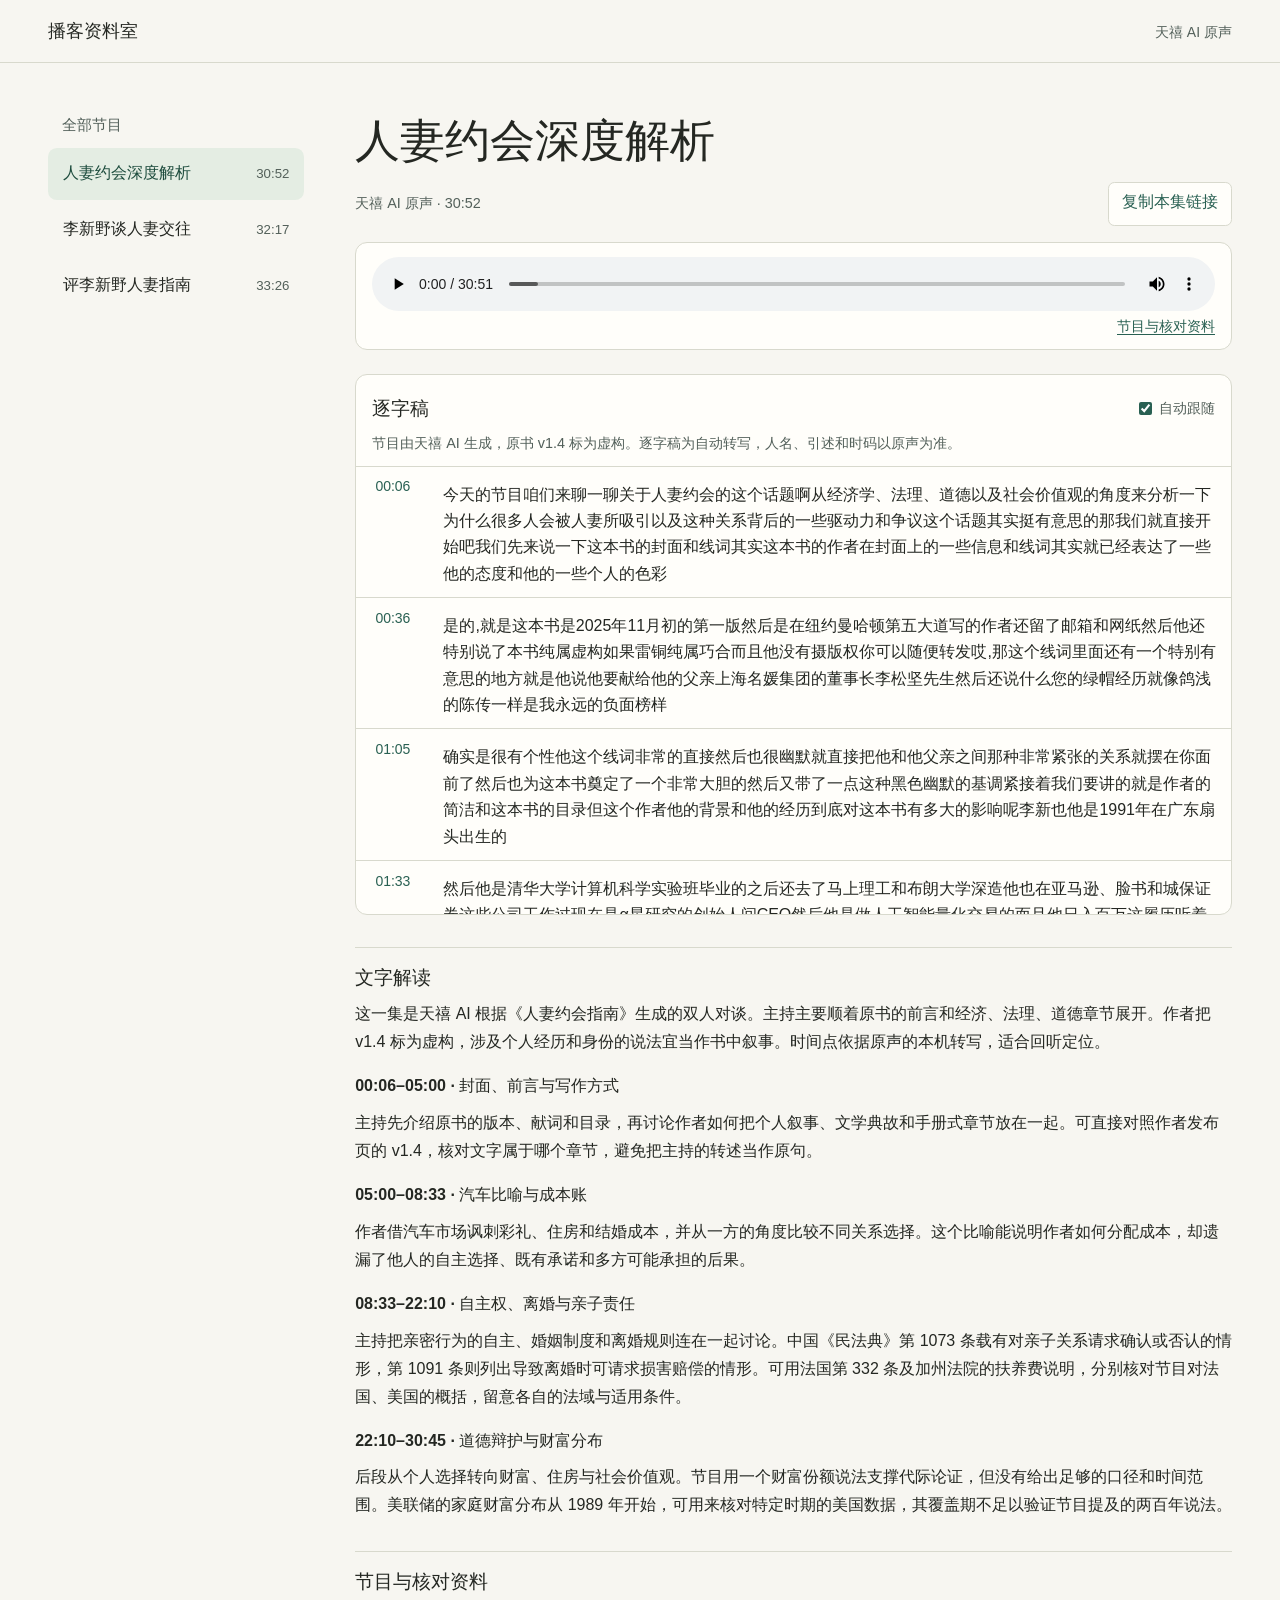
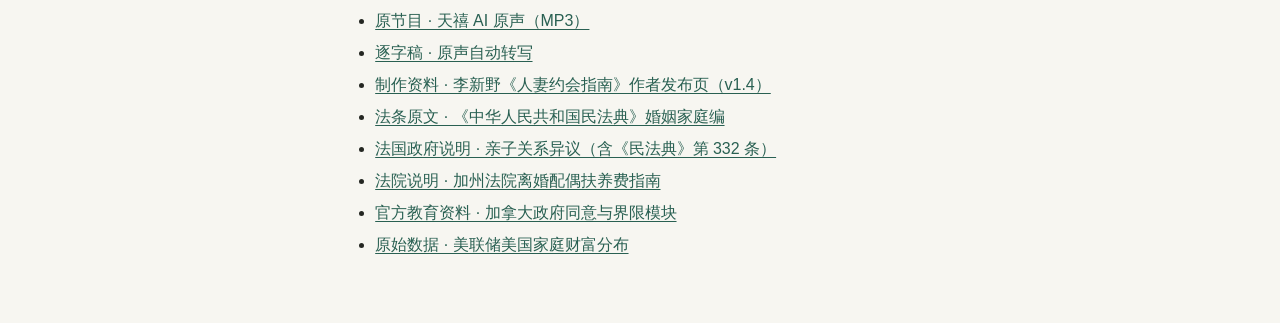
<file: docs/index.html>
<!doctype html>
<html lang="zh-CN">
<head>
  <meta charset="utf-8">
  <meta name="viewport" content="width=device-width, initial-scale=1">
  <meta name="description" content="这一集是天禧 AI 根据《人妻约会指南》生成的双人对谈。主持主要顺着原书的前言和经济、法理、道德章节展开。作者把 v1.4 标为虚构，涉及个人经历和身份的说法宜当作书中叙事。时间点依据原声的本机转写，适合回听定位。">
  <meta property="og:type" content="website">
  <meta property="og:title" content="人妻约会深度解析 · 播客资料室">
  <meta property="og:url" content="https://zhanghaoquan631.github.io/tianxi-podcasts/s/f5447524daa84daaaff2d1b8a7dc8943/">
  <meta property="og:description" content="这一集是天禧 AI 根据《人妻约会指南》生成的双人对谈。主持主要顺着原书的前言和经济、法理、道德章节展开。作者把 v1.4 标为虚构，涉及个人经历和身份的说法宜当作书中叙事。时间点依据原声的本机转写，适合回听定位。">
  <link rel="canonical" href="https://zhanghaoquan631.github.io/tianxi-podcasts/s/f5447524daa84daaaff2d1b8a7dc8943/">
  <link rel="stylesheet" href="./assets/programs.css">
  <script defer src="./assets/player.js?v=share-links"></script>
  <title>人妻约会深度解析 · 播客资料室</title>
</head>
<body>
  <a class="skip" href="#episode">跳到本集</a>
  <header class="masthead">
    <div class="masthead-inner"><a href="./">播客资料室</a><span>天禧 AI 原声</span></div>
  </header>
  <div class="layout">
    <nav class="catalog" aria-labelledby="catalog-heading">
      <h2 id="catalog-heading">全部节目</h2>
      <ul><li><a href="./s/f5447524daa84daaaff2d1b8a7dc8943/" aria-current="page"><span>人妻约会深度解析</span><small>30:52</small></a></li><li><a href="./s/f7a56afda58a0027d51d845aa773e0fd/"><span>李新野谈人妻交往</span><small>32:17</small></a></li><li><a href="./s/fe40790b7fea68a1d87e7194bf52522b/"><span>评李新野人妻指南</span><small>33:26</small></a></li></ul>
    </nav>
    <main id="episode">
      <header class="episode-header">
        <h1>人妻约会深度解析</h1>
        <div class="episode-actions">
          <span>天禧 AI 原声 · 30:52</span>
          <button class="share js-only" type="button" id="share">复制本集链接</button>
        </div>
        <div class="share-fallback" id="share-fallback" hidden>
          <label for="share-url">本集链接</label>
          <input id="share-url" readonly value="https://zhanghaoquan631.github.io/tianxi-podcasts/s/f5447524daa84daaaff2d1b8a7dc8943/">
        </div>
        <p id="share-status" class="status" role="status"></p>
      </header>
      <section class="player" aria-label="节目播放">
        <audio controls preload="metadata" aria-label="人妻约会深度解析" data-position-path="/tianxi-podcasts/dating-in-depth/">
          <source src="./media/dating-in-depth.mp3" type="audio/mpeg">
          <a href="./media/dating-in-depth.mp3">打开原声</a>
        </audio>
        <div class="player-footer">
          <p id="audio-status" role="status"></p>
          <a href="#references">节目与核对资料</a>
        </div>
      </section>
      <section class="transcript" id="transcript" aria-labelledby="transcript-heading">
        <header class="section-header">
          <h2 id="transcript-heading">逐字稿</h2>
          <label class="follow js-only"><input type="checkbox" id="follow" checked> 自动跟随</label>
        </header>
        <p class="caption">节目由天禧 AI 生成，原书 v1.4 标为虚构。逐字稿为自动转写，人名、引述和时码以原声为准。</p>
        <ol aria-label="带时间点的逐字稿"><li data-time="6"><button type="button" class="time js-only" aria-label="跳到 00:06">00:06</button><noscript><span class="time">00:06</span></noscript><p>今天的节目咱们来聊一聊关于人妻约会的这个话题啊从经济学、法理、道德以及社会价值观的角度来分析一下为什么很多人会被人妻所吸引以及这种关系背后的一些驱动力和争议这个话题其实挺有意思的那我们就直接开始吧我们先来说一下这本书的封面和线词其实这本书的作者在封面上的一些信息和线词其实就已经表达了一些他的态度和他的一些个人的色彩</p></li>
<li data-time="36"><button type="button" class="time js-only" aria-label="跳到 00:36">00:36</button><noscript><span class="time">00:36</span></noscript><p>是的,就是这本书是2025年11月初的第一版然后是在纽约曼哈顿第五大道写的作者还留了邮箱和网纸然后他还特别说了本书纯属虚构如果雷铜纯属巧合而且他没有摄版权你可以随便转发哎,那这个线词里面还有一个特别有意思的地方就是他说他要献给他的父亲上海名媛集团的董事长李松坚先生然后还说什么您的绿帽经历就像鸽浅的陈传一样是我永远的负面榜样</p></li>
<li data-time="65"><button type="button" class="time js-only" aria-label="跳到 01:05">01:05</button><noscript><span class="time">01:05</span></noscript><p>确实是很有个性他这个线词非常的直接然后也很幽默就直接把他和他父亲之间那种非常紧张的关系就摆在你面前了然后也为这本书奠定了一个非常大胆的然后又带了一点这种黑色幽默的基调紧接着我们要讲的就是作者的简洁和这本书的目录但这个作者他的背景和他的经历到底对这本书有多大的影响呢李新也他是1991年在广东扇头出生的</p></li>
<li data-time="93"><button type="button" class="time js-only" aria-label="跳到 01:33">01:33</button><noscript><span class="time">01:33</span></noscript><p>然后他是清华大学计算机科学实验班毕业的之后还去了马上理工和布朗大学深造他也在亚马逊、脸书和城保证券这些公司工作过现在是α星研究的创始人间CEO然后他是做人工智能量化交易的而且他日入百万这履历听着确实不一般怪不得他写的东西都带着这种理科生的那种犀利和自信而且他从06年开始写中文博客</p></li>
<li data-time="122"><button type="button" class="time js-only" aria-label="跳到 02:02">02:02</button><noscript><span class="time">02:02</span></noscript><p>写了将近20年然后他的文章以观点稀利幽默著称他的代表作《我的父亲李宗坚》又名三脸是收录在这本书的《附录》里面的了解了那这个书的目录结构是怎么能够体现出作者的这种独特的思路和关注点的呢?就这个目录它其实分得特别清楚比如说它会专门分章节讲为什么要和人妻交往然后怎么让人妻爱上你还有和人妻的性生活</p></li>
<li data-time="148"><button type="button" class="time js-only" aria-label="跳到 02:28">02:28</button><noscript><span class="time">02:28</span></noscript><p>然后怎么和苦主去处理冲突最后还有超越人妻以及结语然后包括还有一些附录比如说他自己的一些短文的精玄还有名媛楼盘的一览这个目录就感觉他这个结构特别的完整而且特别细致而且他不光是有理论他还有很多这种操作的方法然后包括他自己的一些经历他也会有一些这种反思和总结他把这个东西从法理到道德到心理到实践</p></li>
<li data-time="178"><button type="button" class="time js-only" aria-label="跳到 02:58">02:58</button><noscript><span class="time">02:58</span></noscript><p>他全部都串起来了那咱们来谈谈这个前沿部分就是这个作者在写这本书的时候他到底是想要营造一个什么样的风格然后他又参考了哪些文学的经典他其实一开始就很明确的说他不想让这本书只是一个干巴巴的操作手册他想要超越戈德的少年维特的烦恼和菲斯基拉德的了不起的盖斯比他甚至还提到就是拿破轮曾经把少年维特的烦恼读了七遍</p></li>
<li data-time="204"><button type="button" class="time js-only" aria-label="跳到 03:24">03:24</button><noscript><span class="time">03:24</span></noscript><p>然後蓋茨比是現在美國高中生的必讀書他希望他的這本手冊也能夠有這種經典的份量但是他本身又是一個頂級的程序員又是一個信息學奧賽的全國第二名所以他是不是會用這種寫代碼的這種邏輯來寫這本書呢</p></li>
<li data-time="220"><button type="button" class="time js-only" aria-label="跳到 03:40">03:40</button><noscript><span class="time">03:40</span></noscript><p>对,他其实说的很清楚他说他可以把这本书写得像《C语言代码》一样严谨一个分号都不出错但是他觉得那样就太枯燥了所以他想要在这个操作手册里面加入一些故事情节和个人情感让这个书读起来更有色彩更有温度那作者在写这本书的时候他自己的那些经历他自己的那些回忆到底是怎么影响了这本书的内容和风格的呢?就是2021年的时候</p></li>
<li data-time="247"><button type="button" class="time js-only" aria-label="跳到 04:07">04:07</button><noscript><span class="time">04:07</span></noscript><p>他判断中国的房地产有崩盘所以他把他在北京新河湾3000多万的房子挂出去出售然后他就跑到深圳去找他做外贸的朋友想要把这个人民币汇出去去投美国的科技股结果呢他就重新联系上了他的那个已经结婚了的初恋女友郭菊阳这个真的是非常的戏剧化这个经历真的是完全就可以写进小说里面了</p></li>
<li data-time="272"><button type="button" class="time js-only" aria-label="跳到 04:32">04:32</button><noscript><span class="time">04:32</span></noscript><p>然后他就说他在深圳的那个欢乐海岸的星巴克甄选里面他说他望着郭居扬的眼睛发誓一定要夺回他被夺走的一切然后几个月之后呢郭居扬就跪在那个白石洲的出租屋里面求他在他里面所以这些个人的情感和故事他是怎么变成这个书里面的内容呢他其实就是把这些细节用案例和故事的方式穿插到了他的这个操作手册里面所以他就会让这个</p></li>
<li data-time="300"><button type="button" class="time js-only" aria-label="跳到 05:00">05:00</button><noscript><span class="time">05:00</span></noscript><p>本来是一个非常理性的像是一个AI工程师写的一个操作指南一下子就有了文学色彩,也有了更多的情感共鸣我们现在就要进入到第二章了就是为什么要与人妻交往,就是经济学分析那这个作者为什么会用汽车来比喻男女关系然后他这个比喻到底想要接受一些什么样的现实问题他这个比喻其实还挺直接的,就是他说有一些女人就像是汽车</p></li>
<li data-time="327"><button type="button" class="time js-only" aria-label="跳到 05:27">05:27</button><noscript><span class="time">05:27</span></noscript><p>有武林红光,有坦克三百,有风天花冠,还有奔驰SG然后呢,她说男人对于女人的这个需求就像是开车你可以买新车,可以买二手车,可以租车,可以打车,甚至可以拼车然后她说与人妻交往就像是你直接去隔壁老王家把他们家的汽车开走了这个比喻还挺直白的然后也挺容易让人联想到现在男女关系的一些现实的困境</p></li>
<li data-time="353"><button type="button" class="time js-only" aria-label="跳到 05:53">05:53</button><noscript><span class="time">05:53</span></noscript><p>对,它其实就是在说现在这个中国和西方国家的男女关系就像是一个极其混乱而低效的汽车市场它说新车销售价越来越高就像财理动不动就是几十万然后买房加名的话可能就是几百万甚至上千万然后九席也要几万几十万然后在这之前还有一个很长的考验期这个考验期也是要花钱的作者是怎么用这个汽车市场的比喻来揭露这个现代的婚姻和恋爱里面的经济陷阱和风险的</p></li>
<li data-time="382"><button type="button" class="time js-only" aria-label="跳到 06:22">06:22</button><noscript><span class="time">06:22</span></noscript><p>他说,你以为你花了这么多钱终于买到了一辆新车结果人家给你的是一个爆钢爆胎过的二手车甚至是一个事故车然后做了一下本金就按照新车的价格卖给你了这个真的是就很有那种现实的讽刺意味然后他还说你要是发现了这个猫腻你想要去理论他们还会倒打一耙给你扣一个什么新车情节的帽子</p></li>
<li data-time="409"><button type="button" class="time js-only" aria-label="跳到 06:49">06:49</button><noscript><span class="time">06:49</span></noscript><p>然后还会跟你说什么二手车开起来和新车一样甚至还会说什么真正优秀的赛车手不会嫌弃二手车之类的话这么看来就是连花钱买都没有办法让人安心的是吧更觉得是他说你这个花钱买完车你开了两个月结果某天回家车没了然后你的手机收到一张离婚协议书叫你签名</p></li>
<li data-time="433"><button type="button" class="time js-only" aria-label="跳到 07:13">07:13</button><noscript><span class="time">07:13</span></noscript><p>你只能去小红书发一篇笔记问有没有靠谱的北京、上海、深圳离婚律师推荐?然后证闻就是结婚两个月,老婆拿走78万财李找某知乎理性大V在境外购入一个比特币转走了然后要求分走北京新河湾或者上海谈公或者深圳波托菲诺淳水岸的6000万豪宅折腺3000万现金哎,这个作者为什么会觉得在经济层面上跟人妻交往是最划算的</p></li>
<li data-time="463"><button type="button" class="time js-only" aria-label="跳到 07:43">07:43</button><noscript><span class="time">07:43</span></noscript><p>他说其实现在很多人你要出行你都不敢买车了你就想打车想租车结果你一打车你就被拘留了拘留的时候还有说一堆你听不懂的话什么你打车是侵犯汽车权益侵犯汽车尊严误化汽车了还有一些车出售的时候说是自驾车结果被司机强迫出来开网约车了等等所以他就说睡别人老婆才是最划算的错了没错他就是说因为购车款财理别人出</p></li>
<li data-time="493"><button type="button" class="time js-only" aria-label="跳到 08:13">08:13</button><noscript><span class="time">08:13</span></noscript><p>然后房贷、车贷、别人出车贤、医疗保险、别人出你就只要负责去享受就行了就算不小心搞大了人妻的肚子还有铁律、冒法都抵不用负责而且一切完全合法也符合现代价值观那为什么作者会说跟有钱人的老婆交往是一个特别划算的事情呢</p></li>
<li data-time="513"><button type="button" class="time js-only" aria-label="跳到 08:33">08:33</button><noscript><span class="time">08:33</span></noscript><p>因为有钱人的老婆一般都是我们一般无法负担的起的昂贵美女但是当他们成为人妻之后按照这本指南操作可能不花钱直接享用在这个时代本来专属有钱人的美女还有什么比睡有钱人老婆更快乐的事情呢?确实紧接着我们就要来谈谈法理分析了为什么作者会说不要相信这些中国平台上的律师的普法视频呢?他说他虽然不是律师但是他的法律能力绝对超过绝大多数律师</p></li>
<li data-time="543"><button type="button" class="time js-only" aria-label="跳到 09:03">09:03</button><noscript><span class="time">09:03</span></noscript><p>他曾经起诉美国总统在美国联邦法院和美国联邦检察官辩论不战下风而且更重要的是他在这里说的绝对是真话实话哦 那他这么说其实是在提醒大家不能随便相信网络上的一些法律解读是的 他说不要相信抖音等任何中国的平台的所有的律师普法视频他说你要去了解法律你只能老老实实地去看法条和判例</p></li>
<li data-time="572"><button type="button" class="time js-only" aria-label="跳到 09:32">09:32</button><noscript><span class="time">09:32</span></noscript><p>虽然中国不是判立法国家但是从判立的分布可以倒推法院对法条解读方式的概率分布那是不是说这些平台的普法内容其实是被严格控制的对,因为中国大陆的平台对于这种普法视频的审核标准只有一个就是维稳就是只要能达到维稳的目的律师胡言乱语的视频也是可以发出来了</p></li>
<li data-time="594"><button type="button" class="time js-only" aria-label="跳到 09:54">09:54</button><noscript><span class="time">09:54</span></noscript><p>而如果一个律师他仅仅是讲述一个真实的叛律但只要这个叛律不利于维稳也可能立刻被删比如说中国有很多女的结婚后不让碰然后几个月甚至几天后就跑路离婚然后财理一分不退的案例但是你如果要在抖音讲这些案例是发不出来的所以如果你靠抖音而不是法条或者科学取样出来的案例你是无法了解到真实的法律的所以作者他是怎么来论证人妻出轨</p></li>
<li data-time="623"><button type="button" class="time js-only" aria-label="跳到 10:23">10:23</button><noscript><span class="time">10:23</span></noscript><p>和人妻与第三者约会是合法的呢?她说其实在中国和所有西方国家人妻婚内出轨都是合法的然后这个出轨合法的核心就在于女人有着完全的性自主权和生育自主权无论你是女人的父母、男朋友、配偶、情人、子女、阿洪、校长、老板、党支部书记你都没有权利强制干预任何一个女人的身体自由和生育自由那这么说的话</p></li>
<li data-time="653"><button type="button" class="time js-only" aria-label="跳到 10:53">10:53</button><noscript><span class="time">10:53</span></noscript><p>比如说像包办婚姻或者说强迫妻子发生性行为这些东西都是违法的没错没错他说包办婚姻丈夫强制要求妻子性爱生育之类的行为是百分之百违法的行为甚至可以判定为属于强奸罪强奸未遂之类的严重暴力犯罪那如果说像郭居扬他这种情况说他是被他爸邪魄结婚的那按照中国的法律</p></li>
<li data-time="680"><button type="button" class="time js-only" aria-label="跳到 11:20">11:20</button><noscript><span class="time">11:20</span></noscript><p>他的老公和他爸会有什么样的惩罚呢?他说郭菊阳说服我跟他上床的时候他说过他结婚是被他爸协迫的然后他内心最爱的其实是我那如果他没有做伪证的话按照中华人民共和国法律他老公应该是犯了强奸罪然后是要判三年以上十年以下有期徒刑的然后他爸是属于强奸罪的供犯是要判一年以上三年以下有期徒刑的</p></li>
<li data-time="708"><button type="button" class="time js-only" aria-label="跳到 11:48">11:48</button><noscript><span class="time">11:48</span></noscript><p>但是如果郭居扬是做伪证的话那他是要判三年以下有期徒刑或者拘役的为什么他会觉得黄毛和人妻约会这个事情是完全合法的呢他说因为在中国和所有西方国家黄毛和人妻约会都是合法的这个核心就在于一个妇女是有完全的身体自主权的也就是说一个妇女的阴道和子功都不是任何人的所有物</p></li>
<li data-time="738"><button type="button" class="time js-only" aria-label="跳到 12:18">12:18</button><noscript><span class="time">12:18</span></noscript><p>不是父亲的,也不是配偶的,更不是网友的那就是说人气是可以完全自由的去选择自己的行为然后去追求自己的幸福对,他说黄毛和人妻约会不侵犯任何人的任何法律保护的权益反而黄毛给人妻提供了在婚内无法体验的快乐体验给别人带来了额外的收益也就是任何人都没有对人妻身体的占有权</p></li>
<li data-time="766"><button type="button" class="time js-only" aria-label="跳到 12:46">12:46</button><noscript><span class="time">12:46</span></noscript><p>支配权但是人妻有着百分之百追求自己幸福的权利所以黄毛和人妻约会也是完全合法的如果说这个黄毛和人妻约会是合法的那苦主有没有权利去对他们进行暴力或者说控制呢他说前面说的黄毛和人妻交往约会是完全合法的那自然苦主也是没有任何权利对人妻或者黄毛进行任何暴力行为哦那这个生命权和健康权</p></li>
<li data-time="795"><button type="button" class="time js-only" aria-label="跳到 13:15">13:15</button><noscript><span class="time">13:15</span></noscript><p>是比這個所謂的忠實義務要更重要的嗎沒錯他說黃毛與人妻的生命權和健康權比人妻的性自主權還要高更不用說苦主對人妻的幻想中不存在的控制權苦主對黃毛和人妻並不存在對其他人不存在的施暴的權利那如果說苦主發現了這個事情之後他對人妻實施了暴力那在法律上會有什麼後果他說雖然中國婚姻法規定</p></li>
<li data-time="825"><button type="button" class="time js-only" aria-label="跳到 13:45">13:45</button><noscript><span class="time">13:45</span></noscript><p>夫妻之间有忠实义务但是这种义务仅仅是原则性的即使违反了也只是在离婚的时候多判一点财产而这儿的优先级其实是属于最后的所以这个施暴的后果比这个违反忠实义务要严重的多吗是的,他说最高人民法院的司法解释说明任何人无法仅仅依靠忠实义务进行违权各种判立也是一直遵循这种原则各种离婚判立如果苦主对出轨的人妻施暴</p></li>
<li data-time="854"><button type="button" class="time js-only" aria-label="跳到 14:14">14:14</button><noscript><span class="time">14:14</span></noscript><p>在离婚中家庭暴力的重要程度远远大于所谓违反中时义务财产分割都会偏向于女方这个性自由的历史根基和这个婚姻的法律起源就为什么说人妻和黄毛约会的这个合法性是一个在历史上甚至在全球范围内都被确立下来的一个原则呢他说其实无论是在中国还是美国还是在其他的西方国家这个黄毛和人妻约会的这个合法性</p></li>
<li data-time="884"><button type="button" class="time js-only" aria-label="跳到 14:44">14:44</button><noscript><span class="time">14:44</span></noscript><p>其实它的根基就是身体和性爱的自主权这个是经过了法国大革命美国的独立战争美国的南北战争还有巴黎公社辛亥革命俄国的石越革命然后二战的反法西斯战争中国的解放战争以及美国的民权运动是经过了这么多的革命之后才在全球范围内确立下来的一个基本的原则所以这个性自由它其实是被写进了文明国家的立国根基里面的它说</p></li>
<li data-time="913"><button type="button" class="time js-only" aria-label="跳到 15:13">15:13</button><noscript><span class="time">15:13</span></noscript><p>法国大革命的人权宣言里面直接就写了人生而自由然后中国1950年的第一部法律就是婚姻法然后当时毛主席专门称赞说这是一部普遍性仅次于宪法的根本大法所以就说这种女性的解放和自由以及人妻约会的合法性是被写在宪法里面的甚至是被写在所有文明国家的立国根基里面的法律的保护是来源于最底层的</p></li>
<li data-time="943"><button type="button" class="time js-only" aria-label="跳到 15:43">15:43</button><noscript><span class="time">15:43</span></noscript><p>除非在经历一场二战水平烈度的战争不可能有所改变那这个中国古代的婚姻和现在我们的婚姻到底有没有什么法律或者道德上的传承关系其实没有,它说中国古代的婚姻制度在现在的中国已经在文化上、法律上、道德上都已经完全断绝了除了我们还在使用婚姻这两个字之外</p></li>
<li data-time="967"><button type="button" class="time js-only" aria-label="跳到 16:07">16:07</button><noscript><span class="time">16:07</span></noscript><p>其實跟現在的婚姻沒有什麼關係那現在這個我們所熟知的這個婚姻制度它是怎麼發展來的他說其實無論是在東亞還是西方現在的婚姻制度都是源自於中世紀的天主教的婚姻制度就是一夫一妻制然後婚姻必須基於愛情而且這種愛情不只是現在的建設起義發情而是一種神聖的感情也就是夫妻雙方對對方都需要像愛上帝一樣全身心地愛對方</p></li>
<li data-time="995"><button type="button" class="time js-only" aria-label="跳到 16:35">16:35</button><noscript><span class="time">16:35</span></noscript><p>夫妻双方都不能和配偶以外的其他人有性行为谢读婚姻相当于读神然后在中世纪的天主教的婚姻制度下面离婚基本上都是不被允许的天主教中这种夫妻之间的爱情是高于反眼和后代的甚至婚姻本身和反眼后代无关所以即使无子嗣也不能离婚那这个16世纪的英国国王亨利巴士他到底是怎么改变了婚姻的走向的呢他说</p></li>
<li data-time="1024"><button type="button" class="time js-only" aria-label="跳到 17:04">17:04</button><noscript><span class="time">17:04</span></noscript><p>到了十六世纪英国国王亨利巴士就是那个娶了六个老婆砍了两个老婆的杀妻狂魔他为了能够随意的离婚换老婆所以他就脱离了天主教会创立了英国国教会让自己成为英国国教会的元首自此英国的婚姻制度就成为了一个可以随意离婚的天主教室婚姻就说这种新教的婚姻制度是怎么慢慢的扩散到全世界包括中国的</p></li>
<li data-time="1054"><button type="button" class="time js-only" aria-label="跳到 17:34">17:34</button><noscript><span class="time">17:34</span></noscript><p>他说这种新教室婚姻制度其实就是这种临时补丁式的可离婚式天主教婚姻随着西方文化的全球扩张慢慢地占领了全世界包括中国这种过度性的婚姻制度其实很可笑就是你可以随便多次更换配偶但是在两次更换的中间你要像爱上帝一样全身心地爱你的配偶这本身就是违反理智和博弈论的一种可笑的制度</p></li>
<li data-time="1080"><button type="button" class="time js-only" aria-label="跳到 18:00">18:00</button><noscript><span class="time">18:00</span></noscript><p>那這個性自主權和出軌合法的觀念是怎麼融入到現代的婚姻制度裡面的呢他說這個性自主權和出軌合法的觀念其實隨著法國大革命、十月革命、中國革命作為一個高於婚姻的人權概念被各國所接受這樣又進入了一種比較合理的制度就是無論是否結婚、性行為和生育都不能違反女性的自由如此一來自由主義的邏輯又完全自洽了</p></li>
<li data-time="1108"><button type="button" class="time js-only" aria-label="跳到 18:28">18:28</button><noscript><span class="time">18:28</span></noscript><p>然後關於離婚和這個所謂的鐵律冒法就是這個離婚法律背後的這個天主教的色彩是不是在中西方都有體現是的他說其實各國的離婚法律法律精神的基礎還是基於那一套可離婚的天主教的一夫一妻制然後中國的婚姻和離婚制度在這個天主教的基礎上又加上了一套計劃生育的道德觀就是生育越多越邪惡生育越少越光榮</p></li>
<li data-time="1137"><button type="button" class="time js-only" aria-label="跳到 18:57">18:57</button><noscript><span class="time">18:57</span></noscript><p>所以在現在中國那種沒有生育的愛情婚姻是最偉大的那有沒有什麼具體的例子可以說明中國現在最被推崇的愛情是一個什麼樣的愛情呢?他說比如說最偉大最正式正確的中國的愛情故事就是李宋堅和林菲菲的愛情故事一個億萬富豪愛上一個二婚代男孩的女人然後為了愛情結合億萬富豪把一套5億的譚公別墅送給了這個女人</p></li>
<li data-time="1164"><button type="button" class="time js-only" aria-label="跳到 19:24">19:24</button><noscript><span class="time">19:24</span></noscript><p>之后这个二婚带男孩的女人又因为爱情爱上了一个保安队长然后勇敢的追求爱情和富豪离婚和保安队长私奔追求爱情去那美国和中国在离婚的时候对于善养费还有这个子女扶养费的判决背后的逻辑到底有什么不一样其实理解了现代中国和西方婚姻的天主教背景也就很好理解中国和西方的离婚制度了他说就是只要一结婚妻子都是丈夫的神不管多久离婚</p></li>
<li data-time="1194"><button type="button" class="time js-only" aria-label="跳到 19:54">19:54</button><noscript><span class="time">19:54</span></noscript><p>不管有没有小孩不管妻子有没有出轨只要丈夫比妻子富有只要丈夫收入比妻子高都需要大出血所以美国这个Elemonie也就是离婚善养费它的核心的目的是什么他说在美国有一种制度叫做Elemonie可以翻译为离婚善养费类似中国的离婚扶养费Elemonie的出发点是如果没离婚那么丈夫的收入都是妻子的为了保证公平离婚后</p></li>
<li data-time="1221"><button type="button" class="time js-only" aria-label="跳到 20:21">20:21</button><noscript><span class="time">20:21</span></noscript><p>高收入的丈夫必须向高收入的妻子支付收入的一部分保证妻子不会因为丈夫主动离婚而降低生活水平当然美国的法律制度还是很注重男女平等的如果妻子收入高于丈夫也是一样那这个子女抚养费和这个离婚的财产分割还有这个Alemony之间有什么区别她说这个生育子女血缘在这个天主教和基督心教的婚姻制度里面是无关紧要的</p></li>
<li data-time="1250"><button type="button" class="time js-only" aria-label="跳到 20:50">20:50</button><noscript><span class="time">20:50</span></noscript><p>所以子女抚养费大部分时候都低于离婚、财产分割、甚至Elemonie而妻子婚内出轨生下的小孩默认也是丈夫的儿子然后丈夫也是有必要一直支付抚养费的那为什么作者会说法国和中国关于这个父亲的抚养责任的法律他会用铁绿帽法来形容呢?他说在美国的这个法律体系下面虽然这个绿帽是默认的</p></li>
<li data-time="1276"><button type="button" class="time js-only" aria-label="跳到 21:16">21:16</button><noscript><span class="time">21:16</span></noscript><p>但是丈夫如果不想认这个婚内非生物学子女的话他是可以提起亲子鉴定的,然后声明脱离父子关系但是在法国,男性是无权脱离婚内妻子出轨所产下子女的父子关系的必须一直支付抚养费这就是我称为的铁律冒法像满清的铁帽子王一样,永远也摘不下那中国在这方面的法律具体是怎么规定的呢?他说,中国也是实行铁律冒法</p></li>
<li data-time="1304"><button type="button" class="time js-only" aria-label="跳到 21:44">21:44</button><noscript><span class="time">21:44</span></noscript><p>只不过在铁律冒法之上实行霍西尼法就是婚内妻子出轨生下的非亲生子女或者是嫉子嫉女在离婚之后男性也是有抚养义务的但是在中国特色霍西尼下如果男方非常坚定严正抗议或者舆论反铺比较大法院会通过离婚财产分割偏向等方式补偿男方也就是说任何一个进入婚姻的男人</p></li>
<li data-time="1330"><button type="button" class="time js-only" aria-label="跳到 22:10">22:10</button><noscript><span class="time">22:10</span></noscript><p>最好掂量一下自己在法院的能量和对戴绿帽帮别人养小孩的接受程度因为中国默认是实行铁绿帽法好的,我们紧接着来看一下道德分析就是为什么作者会认为跟人妻交往其实是有道德上的合理性的甚至是对于社会公平的一种推动他说其实通过前面的各种分析与人妻交往的道德性也是显然的了就是很大一部分单身男性因为这个结婚的成本太高了</p></li>
<li data-time="1360"><button type="button" class="time js-only" aria-label="跳到 22:40">22:40</button><noscript><span class="time">22:40</span></noscript><p>甚至連性生活都沒有但是他們是有權利去用一個合法的方式來滿足自己的生理需求的那這麼說的話這種關係是不是也讓一些在婚姻裡面很痛苦的女性獲得了解脫和快樂是的他說其實很多女人在婚姻生活中是很痛苦的他們因為害怕一些過時的法律不支持的不合時宜的傳統頂著自相矛盾的道德被迫和一個不喜歡的男人在一起生活</p></li>
<li data-time="1388"><button type="button" class="time js-only" aria-label="跳到 23:08">23:08</button><noscript><span class="time">23:08</span></noscript><p>而如果人妻能和黄毛交往他们也能够很快乐所以他觉得我们和人妻交往约会又有什么道德缺陷呢为什么作者会觉得跟有钱人的老婆交往是更没有道德负担的呢他说如果我们找的是有钱人的老婆那就更没有道德缺陷了因为在这个所谓自由市场经济的时代是一个权力和资本勾结的时代有钱人老人他们垄断了所有的社会资源</p></li>
<li data-time="1416"><button type="button" class="time js-only" aria-label="跳到 23:36">23:36</button><noscript><span class="time">23:36</span></noscript><p>年轻男性读书、工作、创造了科技、互联网、AI等所有的财富却被中老年男人和富二代们夺去了绝大部分的收益踩在我们的身体上占有了所有的女人然后还反过头来跟我们说要继续奋斗所以他是把这种关系当成了一种对社会资源分配不公的反击没错没错他说美国皮尤研究中心研究表明</p></li>
<li data-time="1440"><button type="button" class="time js-only" aria-label="跳到 24:00">24:00</button><noscript><span class="time">24:00</span></noscript><p>现在美国35岁以下的年轻人占有社会财富总量的比例一直在刷新美国200多年历史的最低点而中国、日本、欧洲也无不如此在这种几百年来对年轻人最不公平的社会之中通过伟大的爱情对有钱人的老婆进行再分配是再正义不过的事情那作者是怎么分析中国现代的价值观的</p></li>
<li data-time="1465"><button type="button" class="time js-only" aria-label="跳到 24:25">24:25</button><noscript><span class="time">24:25</span></noscript><p>他怎么看待这个自由主义和这个传统的儒家思想在这个法律体系和社会现实当中的体现的他说其实前面的法理和道德分析用的是中国和西方法律上实质的现代自由主义自由主义即使实际落地可能会造成一些问题但是至少是逻辑自洽的比如说中学生可以随便恋爱上床人妻也能随便出轨而儒家思想</p></li>
<li data-time="1491"><button type="button" class="time js-only" aria-label="跳到 24:51">24:51</button><noscript><span class="time">24:51</span></noscript><p>其实逻辑也是自洽的比如说中学生15岁的七夕节出花园过后就可以结婚了这个所谓的保禁部手在现在的中国社会到底都有哪些具体的表现呢?他说其实在中国现在的主流的所谓的政治正确的价值观其实是一种极端保守的拥护大约100年前的进步主义就是他说的保禁部手</p></li>
<li data-time="1515"><button type="button" class="time js-only" aria-label="跳到 25:15">25:15</button><noscript><span class="time">25:15</span></noscript><p>这个进步主义其实是中华农民烈化版的普鲁式纳粹总体战价之关妇女解放反而是附带无论男女都要放弃一切的感情、娱乐甚至要放弃家庭生活和声誉要把一切都投入到工业发展和中华民族的伟大复星当中那样的话听起来好像社会生活的很多方面都被压抑和管控了是的比如说需要封禁索尼PS2游戏机需要禁止早恋</p></li>
<li data-time="1544"><button type="button" class="time js-only" aria-label="跳到 25:44">25:44</button><noscript><span class="time">25:44</span></noscript><p>需要禁止一切和高考无关的东西需要计划生育所有现实生活中无穷的苦都是靠承诺的幸福的彼岸来支撑的你想想你高考前是不是有了无数的彼岸天堂的承诺和地域的恐吓和世间所有邪教又有何区别理论上这种普鲁士纳粹式的进步主义叙事需要通过一场总体战获得超额的收益否则一整代人就白白牺牲了</p></li>
<li data-time="1571"><button type="button" class="time js-only" aria-label="跳到 26:11">26:11</button><noscript><span class="time">26:11</span></noscript><p>最後文化停滯,全民創傷集體爆發人口血崩民族消亡那作者是怎麼看待中國現在這種拜金主義、拜物主義和過去的那種普魯士價值觀之間的聯繫他說其實幾十年前之後,隨著所有的理想和信念的消亡這個普魯士的價值觀就繼續墮落到了全世界最低劣的拜金主義、拜物主義的價值觀什麼精神追求都是政治錯誤的那麼那些沒有堅持的人</p></li>
<li data-time="1599"><button type="button" class="time js-only" aria-label="跳到 26:39">26:39</button><noscript><span class="time">26:39</span></noscript><p>也就只剩崇拜金钱了所以这种价值观念的变化是不是已经渗透到了日常的性别关系和个人的选择当中他说在结合普鲁士价值观双重恶心禁止早恋禁止娱乐计划生育不是为了伟大复兴也不是为了对美日俄的复仇总体战而是为了金钱这种价值观也迅速让上上下下全体腐化到现在为止中国女人任军郭菊阳</p></li>
<li data-time="1627"><button type="button" class="time js-only" aria-label="跳到 27:07">27:07</button><noscript><span class="time">27:07</span></noscript><p>也就是可以牺牲一切,十分努力的用身体换取金钱的奋斗机而中国男人则是人均相信赢了会所嫩磨的奋斗嫖客了那作者是怎么用这个北京的朋友和这个18岁的湖南的妓女的故事来揭示现在这个社会当中的一些现实和价值观呢呢她说,我有一个在北京微软工作的朋友</p></li>
<li data-time="1648"><button type="button" class="time js-only" aria-label="跳到 27:28">27:28</button><noscript><span class="time">27:28</span></noscript><p>曾经在北京多次重复飘溯一个湖南省出生的18岁妓女当时正值房产泡沫时期每一次需要5000人民币有一天事后她抱着湖南机像所有的男人一样开始劝鸡从粮她忍不住询问她长得这么漂亮怎么沦落到北京坐机呢她很认真的回答她这么努力是为了在北京买房为了有一个自己的家哦这个细节真的是让人特别震撼</p></li>
<li data-time="1677"><button type="button" class="time js-only" aria-label="跳到 27:57">27:57</button><noscript><span class="time">27:57</span></noscript><p>就是他把自己的身體和這個買房的夢想緊緊的綁在了一起沒錯沒錯他說他開始算起來每一次接客被中介抽水後可以賺三千多塊然後趁年輕漂亮一天努力多接幾單幹到26、37歲就能夠在北京買到一套一千萬左右的房子了說完作者朋友為他努力做基於買房的愛國行為感動萬分決定再操他一次經過這麼一輪交心的交談他們兩人又幹得更用力了</p></li>
<li data-time="1706"><button type="button" class="time js-only" aria-label="跳到 28:26">28:26</button><noscript><span class="time">28:26</span></noscript><p>作者朋友沉浸在18岁湖南基诱人的肉体之中而湖南基离在北京买房的梦想又进了一步这就是美好的爱情吧那作者是怎么通过他和郭居扬的这个经历来展现出现在这个社会当中的一些价值观的呢他说2021年的时候他第一次在深圳约郭居扬出来然后郭居扬一见面就开始炫耀他在这个波托菲诺淳水岸15期四栋的那套价值六千多万的豪宅</p></li>
<li data-time="1734"><button type="button" class="time js-only" aria-label="跳到 28:54">28:54</button><noscript><span class="time">28:54</span></noscript><p>当时作者看着她那既熟悉幽默盛的脸就像在了不起的盖茨笔里面一样感觉her voice is full of money她的声音充满了金钱哦这种炫耀和她的这个态度确实是把金钱的地位推到了一个极致是的她说她看作者没反应又强调了一遍她的房子值六千多万当时她那骄傲的表情像是一个已经成功到达目标的湖南基的MVP结算画面不对</p></li>
<li data-time="1764"><button type="button" class="time js-only" aria-label="跳到 29:24">29:24</button><noscript><span class="time">29:24</span></noscript><p>像是一个至少三倍超额完成目标的湖南基的MVP结算画面说着说着他又开始骂附近白石洲城中村还是哪里的什么建设计划会影响他的房产价格作者实在是不感兴趣左耳机右耳出也忘了具体他当时骂的是什么了或许也是因为他继承这样才让作者和朋友一样想要劝激从良吧作者是怎么通过自己的生活态度和选择来反思现在这个社会的主流价值观的他说</p></li>
<li data-time="1793"><button type="button" class="time js-only" aria-label="跳到 29:53">29:53</button><noscript><span class="time">29:53</span></noscript><p>但是话说回来价值观是价值观法律是法律真的有人按着你的头逼你奋斗逼着你拜金吗?在学校的时候泡泡妞上班的时候摸摸鱼有钱就到处旅游吃吃喝喝上班时间泡泡家庭主妇下课的时候就泡泡中学生纽约香港住腻了就像作者一样买张机票在东京买套房履居写写书追求一下艺术理想这样的生活难道不是开心多了舒服了</p></li>
<li data-time="1822"><button type="button" class="time js-only" aria-label="跳到 30:22">30:22</button><noscript><span class="time">30:22</span></noscript><p>行 那我们这一期就聊了这个关于人妻约会背后的经济学法学道德和社会价值观的各种视角然后也看到了很多这个作者非常独特的一些观点和他自己的一些亲身经历好了 那么今天的内容咱们就到这里了感谢大家的收听咱们下期节目再见吧拜拜</p></li></ol>
      </section>
      <section class="reading" aria-labelledby="reading-heading">
        <h2 id="reading-heading">文字解读</h2>
        <p>这一集是天禧 AI 根据《人妻约会指南》生成的双人对谈。主持主要顺着原书的前言和经济、法理、道德章节展开。作者把 v1.4 标为虚构，涉及个人经历和身份的说法宜当作书中叙事。时间点依据原声的本机转写，适合回听定位。</p>
        <h3>00:06–05:00 · 封面、前言与写作方式</h3><p>主持先介绍原书的版本、献词和目录，再讨论作者如何把个人叙事、文学典故和手册式章节放在一起。可直接对照作者发布页的 v1.4，核对文字属于哪个章节，避免把主持的转述当作原句。</p>
<h3>05:00–08:33 · 汽车比喻与成本账</h3><p>作者借汽车市场讽刺彩礼、住房和结婚成本，并从一方的角度比较不同关系选择。这个比喻能说明作者如何分配成本，却遗漏了他人的自主选择、既有承诺和多方可能承担的后果。</p>
<h3>08:33–22:10 · 自主权、离婚与亲子责任</h3><p>主持把亲密行为的自主、婚姻制度和离婚规则连在一起讨论。中国《民法典》第 1073 条载有对亲子关系请求确认或否认的情形，第 1091 条则列出导致离婚时可请求损害赔偿的情形。可用法国第 332 条及加州法院的扶养费说明，分别核对节目对法国、美国的概括，留意各自的法域与适用条件。</p>
<h3>22:10–30:45 · 道德辩护与财富分布</h3><p>后段从个人选择转向财富、住房与社会价值观。节目用一个财富份额说法支撑代际论证，但没有给出足够的口径和时间范围。美联储的家庭财富分布从 1989 年开始，可用来核对特定时期的美国数据，其覆盖期不足以验证节目提及的两百年说法。</p>
      </section>
      <section class="references" id="references" aria-labelledby="references-heading">
        <h2 id="references-heading">节目与核对资料</h2>
        <ul>
          <li><a href="./media/dating-in-depth.mp3">原节目 · 天禧 AI 原声（MP3）</a></li>
          <li><a href="#transcript">逐字稿 · 原声自动转写</a></li>
          <li><a href="https://sinyalee.com/blog/?p=1068" target="_blank" rel="noopener noreferrer">制作资料 · 李新野《人妻约会指南》作者发布页（v1.4）</a></li><li><a href="https://wb.flk.npc.gov.cn/flfg/PDF/bd53dd912c1048f2aecbaa229238334b.pdf" target="_blank" rel="noopener noreferrer">法条原文 · 《中华人民共和国民法典》婚姻家庭编</a></li><li><a href="https://www.service-public.gouv.fr/particuliers/vosdroits/F940" target="_blank" rel="noopener noreferrer">法国政府说明 · 亲子关系异议（含《民法典》第 332 条）</a></li><li><a href="https://selfhelp.courts.ca.gov/spousal-support/longterm" target="_blank" rel="noopener noreferrer">法院说明 · 加州法院离婚配偶扶养费指南</a></li><li><a href="https://www.canada.ca/en/women-gender-equality/campaigns/gender-based-violence-its-not-just/gender-based-violence-resources/learning-modules-youth/module5.html" target="_blank" rel="noopener noreferrer">官方教育资料 · 加拿大政府同意与界限模块</a></li><li><a href="https://www.federalreserve.gov/releases/z1/dataviz/dfa/index.html" target="_blank" rel="noopener noreferrer">原始数据 · 美联储美国家庭财富分布</a></li>
        </ul>
      </section>
    </main>
  </div>
</body>
</html>
</file>
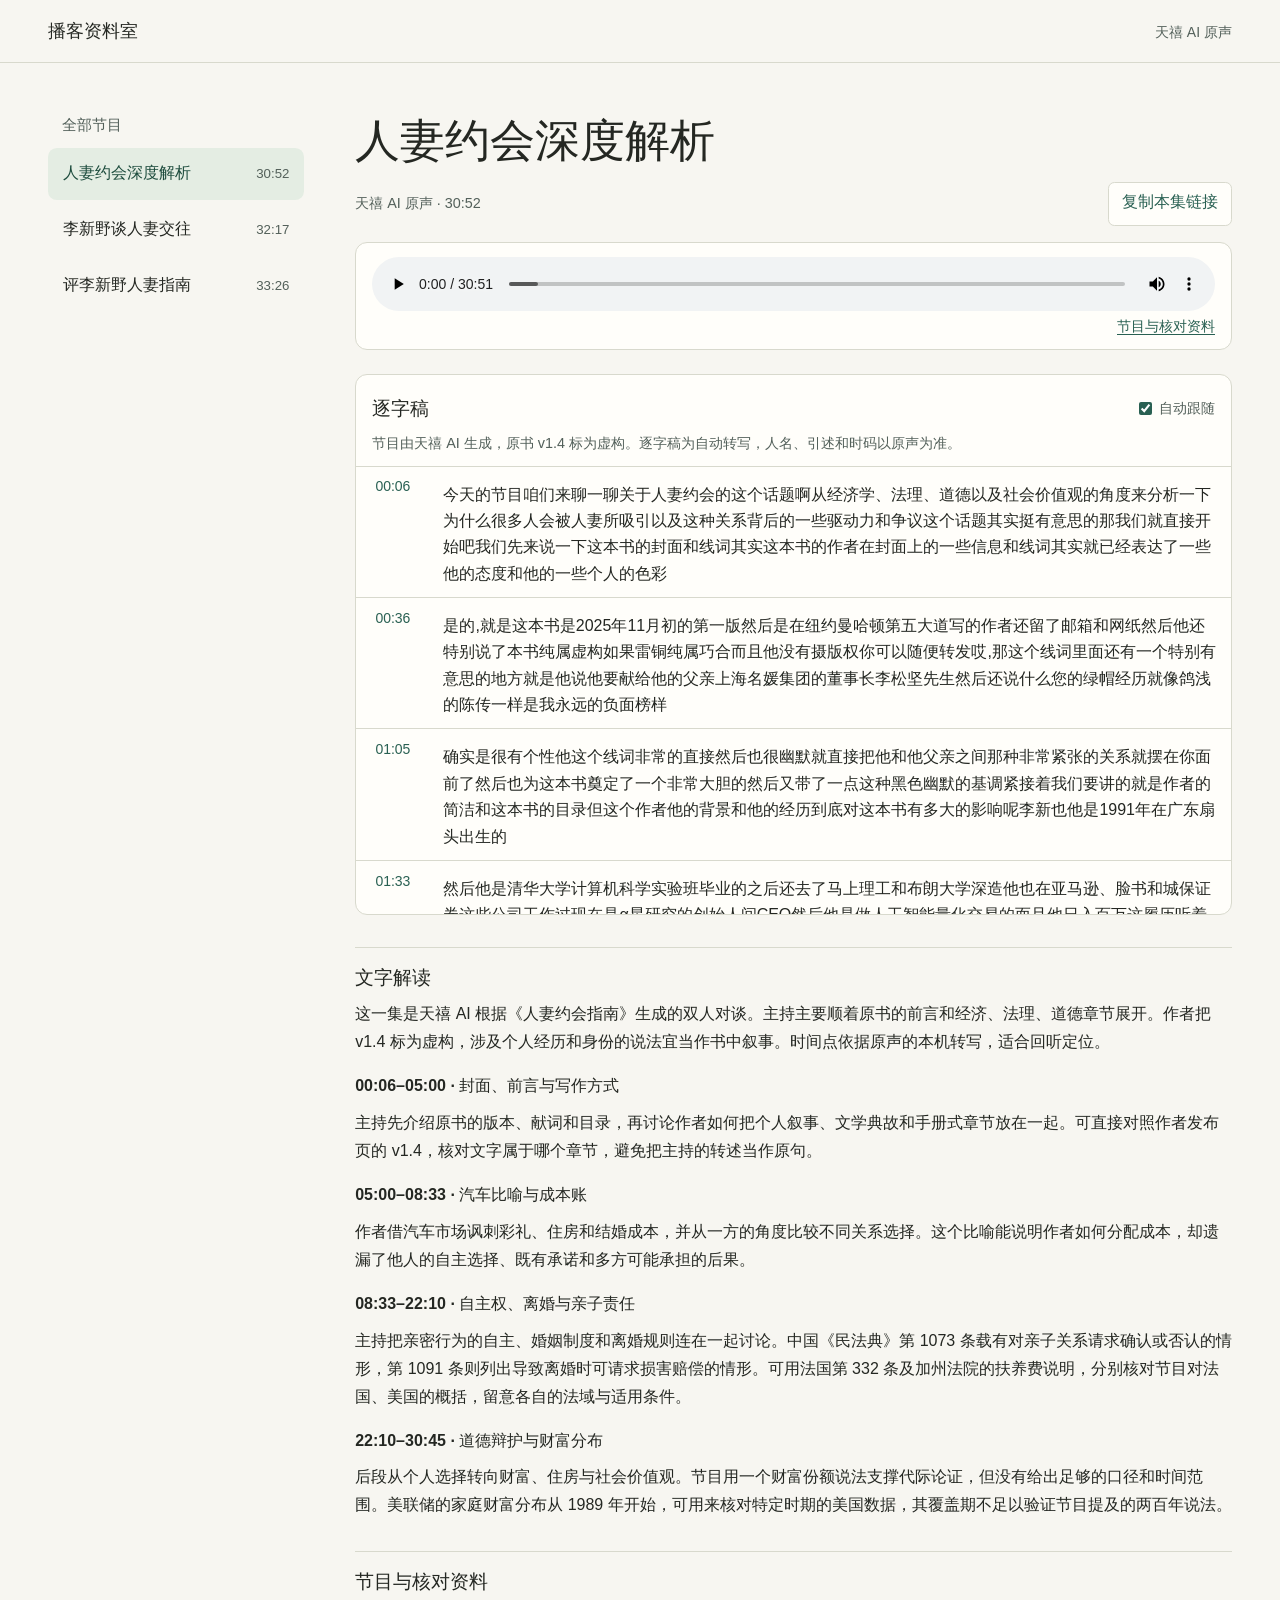
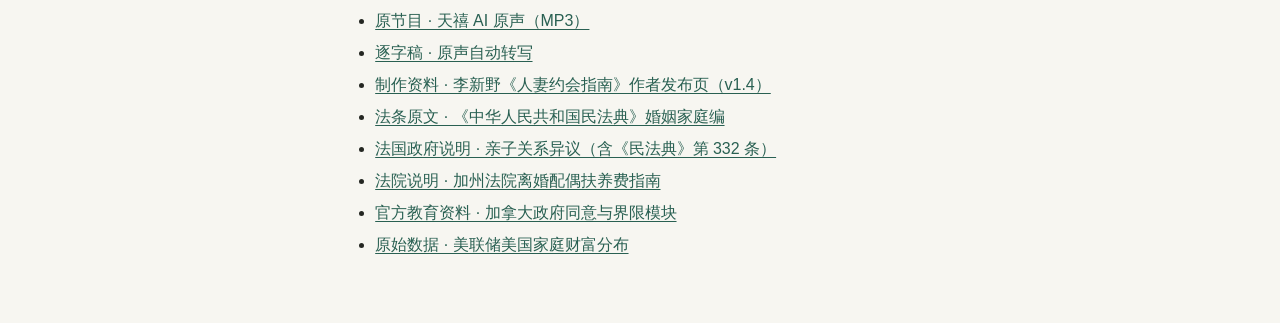
<file: docs/dating-in-depth/index.html>
<!doctype html>
<html lang="zh-CN">
<head>
  <meta charset="utf-8">
  <meta name="viewport" content="width=device-width, initial-scale=1">
  <meta name="description" content="这一集是天禧 AI 根据《人妻约会指南》生成的双人对谈。主持主要顺着原书的前言和经济、法理、道德章节展开。作者把 v1.4 标为虚构，涉及个人经历和身份的说法宜当作书中叙事。时间点依据原声的本机转写，适合回听定位。">
  <meta property="og:type" content="website">
  <meta property="og:title" content="人妻约会深度解析 · 播客资料室">
  <meta property="og:url" content="https://zhanghaoquan631.github.io/tianxi-podcasts/s/f5447524daa84daaaff2d1b8a7dc8943/">
  <meta property="og:description" content="这一集是天禧 AI 根据《人妻约会指南》生成的双人对谈。主持主要顺着原书的前言和经济、法理、道德章节展开。作者把 v1.4 标为虚构，涉及个人经历和身份的说法宜当作书中叙事。时间点依据原声的本机转写，适合回听定位。">
  <link rel="canonical" href="https://zhanghaoquan631.github.io/tianxi-podcasts/s/f5447524daa84daaaff2d1b8a7dc8943/">
  <link rel="stylesheet" href="../assets/programs.css">
  <script defer src="../assets/player.js?v=share-links"></script>
  <title>人妻约会深度解析 · 播客资料室</title>
</head>
<body>
  <a class="skip" href="#episode">跳到本集</a>
  <header class="masthead">
    <div class="masthead-inner"><a href="../">播客资料室</a><span>天禧 AI 原声</span></div>
  </header>
  <div class="layout">
    <nav class="catalog" aria-labelledby="catalog-heading">
      <h2 id="catalog-heading">全部节目</h2>
      <ul><li><a href="../s/f5447524daa84daaaff2d1b8a7dc8943/" aria-current="page"><span>人妻约会深度解析</span><small>30:52</small></a></li><li><a href="../s/f7a56afda58a0027d51d845aa773e0fd/"><span>李新野谈人妻交往</span><small>32:17</small></a></li><li><a href="../s/fe40790b7fea68a1d87e7194bf52522b/"><span>评李新野人妻指南</span><small>33:26</small></a></li></ul>
    </nav>
    <main id="episode">
      <header class="episode-header">
        <h1>人妻约会深度解析</h1>
        <div class="episode-actions">
          <span>天禧 AI 原声 · 30:52</span>
          <button class="share js-only" type="button" id="share">复制本集链接</button>
        </div>
        <div class="share-fallback" id="share-fallback" hidden>
          <label for="share-url">本集链接</label>
          <input id="share-url" readonly value="https://zhanghaoquan631.github.io/tianxi-podcasts/s/f5447524daa84daaaff2d1b8a7dc8943/">
        </div>
        <p id="share-status" class="status" role="status"></p>
      </header>
      <section class="player" aria-label="节目播放">
        <audio controls preload="metadata" aria-label="人妻约会深度解析" data-position-path="/tianxi-podcasts/dating-in-depth/">
          <source src="../media/dating-in-depth.mp3" type="audio/mpeg">
          <a href="../media/dating-in-depth.mp3">打开原声</a>
        </audio>
        <div class="player-footer">
          <p id="audio-status" role="status"></p>
          <a href="#references">节目与核对资料</a>
        </div>
      </section>
      <section class="transcript" id="transcript" aria-labelledby="transcript-heading">
        <header class="section-header">
          <h2 id="transcript-heading">逐字稿</h2>
          <label class="follow js-only"><input type="checkbox" id="follow" checked> 自动跟随</label>
        </header>
        <p class="caption">节目由天禧 AI 生成，原书 v1.4 标为虚构。逐字稿为自动转写，人名、引述和时码以原声为准。</p>
        <ol aria-label="带时间点的逐字稿"><li data-time="6"><button type="button" class="time js-only" aria-label="跳到 00:06">00:06</button><noscript><span class="time">00:06</span></noscript><p>今天的节目咱们来聊一聊关于人妻约会的这个话题啊从经济学、法理、道德以及社会价值观的角度来分析一下为什么很多人会被人妻所吸引以及这种关系背后的一些驱动力和争议这个话题其实挺有意思的那我们就直接开始吧我们先来说一下这本书的封面和线词其实这本书的作者在封面上的一些信息和线词其实就已经表达了一些他的态度和他的一些个人的色彩</p></li>
<li data-time="36"><button type="button" class="time js-only" aria-label="跳到 00:36">00:36</button><noscript><span class="time">00:36</span></noscript><p>是的,就是这本书是2025年11月初的第一版然后是在纽约曼哈顿第五大道写的作者还留了邮箱和网纸然后他还特别说了本书纯属虚构如果雷铜纯属巧合而且他没有摄版权你可以随便转发哎,那这个线词里面还有一个特别有意思的地方就是他说他要献给他的父亲上海名媛集团的董事长李松坚先生然后还说什么您的绿帽经历就像鸽浅的陈传一样是我永远的负面榜样</p></li>
<li data-time="65"><button type="button" class="time js-only" aria-label="跳到 01:05">01:05</button><noscript><span class="time">01:05</span></noscript><p>确实是很有个性他这个线词非常的直接然后也很幽默就直接把他和他父亲之间那种非常紧张的关系就摆在你面前了然后也为这本书奠定了一个非常大胆的然后又带了一点这种黑色幽默的基调紧接着我们要讲的就是作者的简洁和这本书的目录但这个作者他的背景和他的经历到底对这本书有多大的影响呢李新也他是1991年在广东扇头出生的</p></li>
<li data-time="93"><button type="button" class="time js-only" aria-label="跳到 01:33">01:33</button><noscript><span class="time">01:33</span></noscript><p>然后他是清华大学计算机科学实验班毕业的之后还去了马上理工和布朗大学深造他也在亚马逊、脸书和城保证券这些公司工作过现在是α星研究的创始人间CEO然后他是做人工智能量化交易的而且他日入百万这履历听着确实不一般怪不得他写的东西都带着这种理科生的那种犀利和自信而且他从06年开始写中文博客</p></li>
<li data-time="122"><button type="button" class="time js-only" aria-label="跳到 02:02">02:02</button><noscript><span class="time">02:02</span></noscript><p>写了将近20年然后他的文章以观点稀利幽默著称他的代表作《我的父亲李宗坚》又名三脸是收录在这本书的《附录》里面的了解了那这个书的目录结构是怎么能够体现出作者的这种独特的思路和关注点的呢?就这个目录它其实分得特别清楚比如说它会专门分章节讲为什么要和人妻交往然后怎么让人妻爱上你还有和人妻的性生活</p></li>
<li data-time="148"><button type="button" class="time js-only" aria-label="跳到 02:28">02:28</button><noscript><span class="time">02:28</span></noscript><p>然后怎么和苦主去处理冲突最后还有超越人妻以及结语然后包括还有一些附录比如说他自己的一些短文的精玄还有名媛楼盘的一览这个目录就感觉他这个结构特别的完整而且特别细致而且他不光是有理论他还有很多这种操作的方法然后包括他自己的一些经历他也会有一些这种反思和总结他把这个东西从法理到道德到心理到实践</p></li>
<li data-time="178"><button type="button" class="time js-only" aria-label="跳到 02:58">02:58</button><noscript><span class="time">02:58</span></noscript><p>他全部都串起来了那咱们来谈谈这个前沿部分就是这个作者在写这本书的时候他到底是想要营造一个什么样的风格然后他又参考了哪些文学的经典他其实一开始就很明确的说他不想让这本书只是一个干巴巴的操作手册他想要超越戈德的少年维特的烦恼和菲斯基拉德的了不起的盖斯比他甚至还提到就是拿破轮曾经把少年维特的烦恼读了七遍</p></li>
<li data-time="204"><button type="button" class="time js-only" aria-label="跳到 03:24">03:24</button><noscript><span class="time">03:24</span></noscript><p>然後蓋茨比是現在美國高中生的必讀書他希望他的這本手冊也能夠有這種經典的份量但是他本身又是一個頂級的程序員又是一個信息學奧賽的全國第二名所以他是不是會用這種寫代碼的這種邏輯來寫這本書呢</p></li>
<li data-time="220"><button type="button" class="time js-only" aria-label="跳到 03:40">03:40</button><noscript><span class="time">03:40</span></noscript><p>对,他其实说的很清楚他说他可以把这本书写得像《C语言代码》一样严谨一个分号都不出错但是他觉得那样就太枯燥了所以他想要在这个操作手册里面加入一些故事情节和个人情感让这个书读起来更有色彩更有温度那作者在写这本书的时候他自己的那些经历他自己的那些回忆到底是怎么影响了这本书的内容和风格的呢?就是2021年的时候</p></li>
<li data-time="247"><button type="button" class="time js-only" aria-label="跳到 04:07">04:07</button><noscript><span class="time">04:07</span></noscript><p>他判断中国的房地产有崩盘所以他把他在北京新河湾3000多万的房子挂出去出售然后他就跑到深圳去找他做外贸的朋友想要把这个人民币汇出去去投美国的科技股结果呢他就重新联系上了他的那个已经结婚了的初恋女友郭菊阳这个真的是非常的戏剧化这个经历真的是完全就可以写进小说里面了</p></li>
<li data-time="272"><button type="button" class="time js-only" aria-label="跳到 04:32">04:32</button><noscript><span class="time">04:32</span></noscript><p>然后他就说他在深圳的那个欢乐海岸的星巴克甄选里面他说他望着郭居扬的眼睛发誓一定要夺回他被夺走的一切然后几个月之后呢郭居扬就跪在那个白石洲的出租屋里面求他在他里面所以这些个人的情感和故事他是怎么变成这个书里面的内容呢他其实就是把这些细节用案例和故事的方式穿插到了他的这个操作手册里面所以他就会让这个</p></li>
<li data-time="300"><button type="button" class="time js-only" aria-label="跳到 05:00">05:00</button><noscript><span class="time">05:00</span></noscript><p>本来是一个非常理性的像是一个AI工程师写的一个操作指南一下子就有了文学色彩,也有了更多的情感共鸣我们现在就要进入到第二章了就是为什么要与人妻交往,就是经济学分析那这个作者为什么会用汽车来比喻男女关系然后他这个比喻到底想要接受一些什么样的现实问题他这个比喻其实还挺直接的,就是他说有一些女人就像是汽车</p></li>
<li data-time="327"><button type="button" class="time js-only" aria-label="跳到 05:27">05:27</button><noscript><span class="time">05:27</span></noscript><p>有武林红光,有坦克三百,有风天花冠,还有奔驰SG然后呢,她说男人对于女人的这个需求就像是开车你可以买新车,可以买二手车,可以租车,可以打车,甚至可以拼车然后她说与人妻交往就像是你直接去隔壁老王家把他们家的汽车开走了这个比喻还挺直白的然后也挺容易让人联想到现在男女关系的一些现实的困境</p></li>
<li data-time="353"><button type="button" class="time js-only" aria-label="跳到 05:53">05:53</button><noscript><span class="time">05:53</span></noscript><p>对,它其实就是在说现在这个中国和西方国家的男女关系就像是一个极其混乱而低效的汽车市场它说新车销售价越来越高就像财理动不动就是几十万然后买房加名的话可能就是几百万甚至上千万然后九席也要几万几十万然后在这之前还有一个很长的考验期这个考验期也是要花钱的作者是怎么用这个汽车市场的比喻来揭露这个现代的婚姻和恋爱里面的经济陷阱和风险的</p></li>
<li data-time="382"><button type="button" class="time js-only" aria-label="跳到 06:22">06:22</button><noscript><span class="time">06:22</span></noscript><p>他说,你以为你花了这么多钱终于买到了一辆新车结果人家给你的是一个爆钢爆胎过的二手车甚至是一个事故车然后做了一下本金就按照新车的价格卖给你了这个真的是就很有那种现实的讽刺意味然后他还说你要是发现了这个猫腻你想要去理论他们还会倒打一耙给你扣一个什么新车情节的帽子</p></li>
<li data-time="409"><button type="button" class="time js-only" aria-label="跳到 06:49">06:49</button><noscript><span class="time">06:49</span></noscript><p>然后还会跟你说什么二手车开起来和新车一样甚至还会说什么真正优秀的赛车手不会嫌弃二手车之类的话这么看来就是连花钱买都没有办法让人安心的是吧更觉得是他说你这个花钱买完车你开了两个月结果某天回家车没了然后你的手机收到一张离婚协议书叫你签名</p></li>
<li data-time="433"><button type="button" class="time js-only" aria-label="跳到 07:13">07:13</button><noscript><span class="time">07:13</span></noscript><p>你只能去小红书发一篇笔记问有没有靠谱的北京、上海、深圳离婚律师推荐?然后证闻就是结婚两个月,老婆拿走78万财李找某知乎理性大V在境外购入一个比特币转走了然后要求分走北京新河湾或者上海谈公或者深圳波托菲诺淳水岸的6000万豪宅折腺3000万现金哎,这个作者为什么会觉得在经济层面上跟人妻交往是最划算的</p></li>
<li data-time="463"><button type="button" class="time js-only" aria-label="跳到 07:43">07:43</button><noscript><span class="time">07:43</span></noscript><p>他说其实现在很多人你要出行你都不敢买车了你就想打车想租车结果你一打车你就被拘留了拘留的时候还有说一堆你听不懂的话什么你打车是侵犯汽车权益侵犯汽车尊严误化汽车了还有一些车出售的时候说是自驾车结果被司机强迫出来开网约车了等等所以他就说睡别人老婆才是最划算的错了没错他就是说因为购车款财理别人出</p></li>
<li data-time="493"><button type="button" class="time js-only" aria-label="跳到 08:13">08:13</button><noscript><span class="time">08:13</span></noscript><p>然后房贷、车贷、别人出车贤、医疗保险、别人出你就只要负责去享受就行了就算不小心搞大了人妻的肚子还有铁律、冒法都抵不用负责而且一切完全合法也符合现代价值观那为什么作者会说跟有钱人的老婆交往是一个特别划算的事情呢</p></li>
<li data-time="513"><button type="button" class="time js-only" aria-label="跳到 08:33">08:33</button><noscript><span class="time">08:33</span></noscript><p>因为有钱人的老婆一般都是我们一般无法负担的起的昂贵美女但是当他们成为人妻之后按照这本指南操作可能不花钱直接享用在这个时代本来专属有钱人的美女还有什么比睡有钱人老婆更快乐的事情呢?确实紧接着我们就要来谈谈法理分析了为什么作者会说不要相信这些中国平台上的律师的普法视频呢?他说他虽然不是律师但是他的法律能力绝对超过绝大多数律师</p></li>
<li data-time="543"><button type="button" class="time js-only" aria-label="跳到 09:03">09:03</button><noscript><span class="time">09:03</span></noscript><p>他曾经起诉美国总统在美国联邦法院和美国联邦检察官辩论不战下风而且更重要的是他在这里说的绝对是真话实话哦 那他这么说其实是在提醒大家不能随便相信网络上的一些法律解读是的 他说不要相信抖音等任何中国的平台的所有的律师普法视频他说你要去了解法律你只能老老实实地去看法条和判例</p></li>
<li data-time="572"><button type="button" class="time js-only" aria-label="跳到 09:32">09:32</button><noscript><span class="time">09:32</span></noscript><p>虽然中国不是判立法国家但是从判立的分布可以倒推法院对法条解读方式的概率分布那是不是说这些平台的普法内容其实是被严格控制的对,因为中国大陆的平台对于这种普法视频的审核标准只有一个就是维稳就是只要能达到维稳的目的律师胡言乱语的视频也是可以发出来了</p></li>
<li data-time="594"><button type="button" class="time js-only" aria-label="跳到 09:54">09:54</button><noscript><span class="time">09:54</span></noscript><p>而如果一个律师他仅仅是讲述一个真实的叛律但只要这个叛律不利于维稳也可能立刻被删比如说中国有很多女的结婚后不让碰然后几个月甚至几天后就跑路离婚然后财理一分不退的案例但是你如果要在抖音讲这些案例是发不出来的所以如果你靠抖音而不是法条或者科学取样出来的案例你是无法了解到真实的法律的所以作者他是怎么来论证人妻出轨</p></li>
<li data-time="623"><button type="button" class="time js-only" aria-label="跳到 10:23">10:23</button><noscript><span class="time">10:23</span></noscript><p>和人妻与第三者约会是合法的呢?她说其实在中国和所有西方国家人妻婚内出轨都是合法的然后这个出轨合法的核心就在于女人有着完全的性自主权和生育自主权无论你是女人的父母、男朋友、配偶、情人、子女、阿洪、校长、老板、党支部书记你都没有权利强制干预任何一个女人的身体自由和生育自由那这么说的话</p></li>
<li data-time="653"><button type="button" class="time js-only" aria-label="跳到 10:53">10:53</button><noscript><span class="time">10:53</span></noscript><p>比如说像包办婚姻或者说强迫妻子发生性行为这些东西都是违法的没错没错他说包办婚姻丈夫强制要求妻子性爱生育之类的行为是百分之百违法的行为甚至可以判定为属于强奸罪强奸未遂之类的严重暴力犯罪那如果说像郭居扬他这种情况说他是被他爸邪魄结婚的那按照中国的法律</p></li>
<li data-time="680"><button type="button" class="time js-only" aria-label="跳到 11:20">11:20</button><noscript><span class="time">11:20</span></noscript><p>他的老公和他爸会有什么样的惩罚呢?他说郭菊阳说服我跟他上床的时候他说过他结婚是被他爸协迫的然后他内心最爱的其实是我那如果他没有做伪证的话按照中华人民共和国法律他老公应该是犯了强奸罪然后是要判三年以上十年以下有期徒刑的然后他爸是属于强奸罪的供犯是要判一年以上三年以下有期徒刑的</p></li>
<li data-time="708"><button type="button" class="time js-only" aria-label="跳到 11:48">11:48</button><noscript><span class="time">11:48</span></noscript><p>但是如果郭居扬是做伪证的话那他是要判三年以下有期徒刑或者拘役的为什么他会觉得黄毛和人妻约会这个事情是完全合法的呢他说因为在中国和所有西方国家黄毛和人妻约会都是合法的这个核心就在于一个妇女是有完全的身体自主权的也就是说一个妇女的阴道和子功都不是任何人的所有物</p></li>
<li data-time="738"><button type="button" class="time js-only" aria-label="跳到 12:18">12:18</button><noscript><span class="time">12:18</span></noscript><p>不是父亲的,也不是配偶的,更不是网友的那就是说人气是可以完全自由的去选择自己的行为然后去追求自己的幸福对,他说黄毛和人妻约会不侵犯任何人的任何法律保护的权益反而黄毛给人妻提供了在婚内无法体验的快乐体验给别人带来了额外的收益也就是任何人都没有对人妻身体的占有权</p></li>
<li data-time="766"><button type="button" class="time js-only" aria-label="跳到 12:46">12:46</button><noscript><span class="time">12:46</span></noscript><p>支配权但是人妻有着百分之百追求自己幸福的权利所以黄毛和人妻约会也是完全合法的如果说这个黄毛和人妻约会是合法的那苦主有没有权利去对他们进行暴力或者说控制呢他说前面说的黄毛和人妻交往约会是完全合法的那自然苦主也是没有任何权利对人妻或者黄毛进行任何暴力行为哦那这个生命权和健康权</p></li>
<li data-time="795"><button type="button" class="time js-only" aria-label="跳到 13:15">13:15</button><noscript><span class="time">13:15</span></noscript><p>是比這個所謂的忠實義務要更重要的嗎沒錯他說黃毛與人妻的生命權和健康權比人妻的性自主權還要高更不用說苦主對人妻的幻想中不存在的控制權苦主對黃毛和人妻並不存在對其他人不存在的施暴的權利那如果說苦主發現了這個事情之後他對人妻實施了暴力那在法律上會有什麼後果他說雖然中國婚姻法規定</p></li>
<li data-time="825"><button type="button" class="time js-only" aria-label="跳到 13:45">13:45</button><noscript><span class="time">13:45</span></noscript><p>夫妻之间有忠实义务但是这种义务仅仅是原则性的即使违反了也只是在离婚的时候多判一点财产而这儿的优先级其实是属于最后的所以这个施暴的后果比这个违反忠实义务要严重的多吗是的,他说最高人民法院的司法解释说明任何人无法仅仅依靠忠实义务进行违权各种判立也是一直遵循这种原则各种离婚判立如果苦主对出轨的人妻施暴</p></li>
<li data-time="854"><button type="button" class="time js-only" aria-label="跳到 14:14">14:14</button><noscript><span class="time">14:14</span></noscript><p>在离婚中家庭暴力的重要程度远远大于所谓违反中时义务财产分割都会偏向于女方这个性自由的历史根基和这个婚姻的法律起源就为什么说人妻和黄毛约会的这个合法性是一个在历史上甚至在全球范围内都被确立下来的一个原则呢他说其实无论是在中国还是美国还是在其他的西方国家这个黄毛和人妻约会的这个合法性</p></li>
<li data-time="884"><button type="button" class="time js-only" aria-label="跳到 14:44">14:44</button><noscript><span class="time">14:44</span></noscript><p>其实它的根基就是身体和性爱的自主权这个是经过了法国大革命美国的独立战争美国的南北战争还有巴黎公社辛亥革命俄国的石越革命然后二战的反法西斯战争中国的解放战争以及美国的民权运动是经过了这么多的革命之后才在全球范围内确立下来的一个基本的原则所以这个性自由它其实是被写进了文明国家的立国根基里面的它说</p></li>
<li data-time="913"><button type="button" class="time js-only" aria-label="跳到 15:13">15:13</button><noscript><span class="time">15:13</span></noscript><p>法国大革命的人权宣言里面直接就写了人生而自由然后中国1950年的第一部法律就是婚姻法然后当时毛主席专门称赞说这是一部普遍性仅次于宪法的根本大法所以就说这种女性的解放和自由以及人妻约会的合法性是被写在宪法里面的甚至是被写在所有文明国家的立国根基里面的法律的保护是来源于最底层的</p></li>
<li data-time="943"><button type="button" class="time js-only" aria-label="跳到 15:43">15:43</button><noscript><span class="time">15:43</span></noscript><p>除非在经历一场二战水平烈度的战争不可能有所改变那这个中国古代的婚姻和现在我们的婚姻到底有没有什么法律或者道德上的传承关系其实没有,它说中国古代的婚姻制度在现在的中国已经在文化上、法律上、道德上都已经完全断绝了除了我们还在使用婚姻这两个字之外</p></li>
<li data-time="967"><button type="button" class="time js-only" aria-label="跳到 16:07">16:07</button><noscript><span class="time">16:07</span></noscript><p>其實跟現在的婚姻沒有什麼關係那現在這個我們所熟知的這個婚姻制度它是怎麼發展來的他說其實無論是在東亞還是西方現在的婚姻制度都是源自於中世紀的天主教的婚姻制度就是一夫一妻制然後婚姻必須基於愛情而且這種愛情不只是現在的建設起義發情而是一種神聖的感情也就是夫妻雙方對對方都需要像愛上帝一樣全身心地愛對方</p></li>
<li data-time="995"><button type="button" class="time js-only" aria-label="跳到 16:35">16:35</button><noscript><span class="time">16:35</span></noscript><p>夫妻双方都不能和配偶以外的其他人有性行为谢读婚姻相当于读神然后在中世纪的天主教的婚姻制度下面离婚基本上都是不被允许的天主教中这种夫妻之间的爱情是高于反眼和后代的甚至婚姻本身和反眼后代无关所以即使无子嗣也不能离婚那这个16世纪的英国国王亨利巴士他到底是怎么改变了婚姻的走向的呢他说</p></li>
<li data-time="1024"><button type="button" class="time js-only" aria-label="跳到 17:04">17:04</button><noscript><span class="time">17:04</span></noscript><p>到了十六世纪英国国王亨利巴士就是那个娶了六个老婆砍了两个老婆的杀妻狂魔他为了能够随意的离婚换老婆所以他就脱离了天主教会创立了英国国教会让自己成为英国国教会的元首自此英国的婚姻制度就成为了一个可以随意离婚的天主教室婚姻就说这种新教的婚姻制度是怎么慢慢的扩散到全世界包括中国的</p></li>
<li data-time="1054"><button type="button" class="time js-only" aria-label="跳到 17:34">17:34</button><noscript><span class="time">17:34</span></noscript><p>他说这种新教室婚姻制度其实就是这种临时补丁式的可离婚式天主教婚姻随着西方文化的全球扩张慢慢地占领了全世界包括中国这种过度性的婚姻制度其实很可笑就是你可以随便多次更换配偶但是在两次更换的中间你要像爱上帝一样全身心地爱你的配偶这本身就是违反理智和博弈论的一种可笑的制度</p></li>
<li data-time="1080"><button type="button" class="time js-only" aria-label="跳到 18:00">18:00</button><noscript><span class="time">18:00</span></noscript><p>那這個性自主權和出軌合法的觀念是怎麼融入到現代的婚姻制度裡面的呢他說這個性自主權和出軌合法的觀念其實隨著法國大革命、十月革命、中國革命作為一個高於婚姻的人權概念被各國所接受這樣又進入了一種比較合理的制度就是無論是否結婚、性行為和生育都不能違反女性的自由如此一來自由主義的邏輯又完全自洽了</p></li>
<li data-time="1108"><button type="button" class="time js-only" aria-label="跳到 18:28">18:28</button><noscript><span class="time">18:28</span></noscript><p>然後關於離婚和這個所謂的鐵律冒法就是這個離婚法律背後的這個天主教的色彩是不是在中西方都有體現是的他說其實各國的離婚法律法律精神的基礎還是基於那一套可離婚的天主教的一夫一妻制然後中國的婚姻和離婚制度在這個天主教的基礎上又加上了一套計劃生育的道德觀就是生育越多越邪惡生育越少越光榮</p></li>
<li data-time="1137"><button type="button" class="time js-only" aria-label="跳到 18:57">18:57</button><noscript><span class="time">18:57</span></noscript><p>所以在現在中國那種沒有生育的愛情婚姻是最偉大的那有沒有什麼具體的例子可以說明中國現在最被推崇的愛情是一個什麼樣的愛情呢?他說比如說最偉大最正式正確的中國的愛情故事就是李宋堅和林菲菲的愛情故事一個億萬富豪愛上一個二婚代男孩的女人然後為了愛情結合億萬富豪把一套5億的譚公別墅送給了這個女人</p></li>
<li data-time="1164"><button type="button" class="time js-only" aria-label="跳到 19:24">19:24</button><noscript><span class="time">19:24</span></noscript><p>之后这个二婚带男孩的女人又因为爱情爱上了一个保安队长然后勇敢的追求爱情和富豪离婚和保安队长私奔追求爱情去那美国和中国在离婚的时候对于善养费还有这个子女扶养费的判决背后的逻辑到底有什么不一样其实理解了现代中国和西方婚姻的天主教背景也就很好理解中国和西方的离婚制度了他说就是只要一结婚妻子都是丈夫的神不管多久离婚</p></li>
<li data-time="1194"><button type="button" class="time js-only" aria-label="跳到 19:54">19:54</button><noscript><span class="time">19:54</span></noscript><p>不管有没有小孩不管妻子有没有出轨只要丈夫比妻子富有只要丈夫收入比妻子高都需要大出血所以美国这个Elemonie也就是离婚善养费它的核心的目的是什么他说在美国有一种制度叫做Elemonie可以翻译为离婚善养费类似中国的离婚扶养费Elemonie的出发点是如果没离婚那么丈夫的收入都是妻子的为了保证公平离婚后</p></li>
<li data-time="1221"><button type="button" class="time js-only" aria-label="跳到 20:21">20:21</button><noscript><span class="time">20:21</span></noscript><p>高收入的丈夫必须向高收入的妻子支付收入的一部分保证妻子不会因为丈夫主动离婚而降低生活水平当然美国的法律制度还是很注重男女平等的如果妻子收入高于丈夫也是一样那这个子女抚养费和这个离婚的财产分割还有这个Alemony之间有什么区别她说这个生育子女血缘在这个天主教和基督心教的婚姻制度里面是无关紧要的</p></li>
<li data-time="1250"><button type="button" class="time js-only" aria-label="跳到 20:50">20:50</button><noscript><span class="time">20:50</span></noscript><p>所以子女抚养费大部分时候都低于离婚、财产分割、甚至Elemonie而妻子婚内出轨生下的小孩默认也是丈夫的儿子然后丈夫也是有必要一直支付抚养费的那为什么作者会说法国和中国关于这个父亲的抚养责任的法律他会用铁绿帽法来形容呢?他说在美国的这个法律体系下面虽然这个绿帽是默认的</p></li>
<li data-time="1276"><button type="button" class="time js-only" aria-label="跳到 21:16">21:16</button><noscript><span class="time">21:16</span></noscript><p>但是丈夫如果不想认这个婚内非生物学子女的话他是可以提起亲子鉴定的,然后声明脱离父子关系但是在法国,男性是无权脱离婚内妻子出轨所产下子女的父子关系的必须一直支付抚养费这就是我称为的铁律冒法像满清的铁帽子王一样,永远也摘不下那中国在这方面的法律具体是怎么规定的呢?他说,中国也是实行铁律冒法</p></li>
<li data-time="1304"><button type="button" class="time js-only" aria-label="跳到 21:44">21:44</button><noscript><span class="time">21:44</span></noscript><p>只不过在铁律冒法之上实行霍西尼法就是婚内妻子出轨生下的非亲生子女或者是嫉子嫉女在离婚之后男性也是有抚养义务的但是在中国特色霍西尼下如果男方非常坚定严正抗议或者舆论反铺比较大法院会通过离婚财产分割偏向等方式补偿男方也就是说任何一个进入婚姻的男人</p></li>
<li data-time="1330"><button type="button" class="time js-only" aria-label="跳到 22:10">22:10</button><noscript><span class="time">22:10</span></noscript><p>最好掂量一下自己在法院的能量和对戴绿帽帮别人养小孩的接受程度因为中国默认是实行铁绿帽法好的,我们紧接着来看一下道德分析就是为什么作者会认为跟人妻交往其实是有道德上的合理性的甚至是对于社会公平的一种推动他说其实通过前面的各种分析与人妻交往的道德性也是显然的了就是很大一部分单身男性因为这个结婚的成本太高了</p></li>
<li data-time="1360"><button type="button" class="time js-only" aria-label="跳到 22:40">22:40</button><noscript><span class="time">22:40</span></noscript><p>甚至連性生活都沒有但是他們是有權利去用一個合法的方式來滿足自己的生理需求的那這麼說的話這種關係是不是也讓一些在婚姻裡面很痛苦的女性獲得了解脫和快樂是的他說其實很多女人在婚姻生活中是很痛苦的他們因為害怕一些過時的法律不支持的不合時宜的傳統頂著自相矛盾的道德被迫和一個不喜歡的男人在一起生活</p></li>
<li data-time="1388"><button type="button" class="time js-only" aria-label="跳到 23:08">23:08</button><noscript><span class="time">23:08</span></noscript><p>而如果人妻能和黄毛交往他们也能够很快乐所以他觉得我们和人妻交往约会又有什么道德缺陷呢为什么作者会觉得跟有钱人的老婆交往是更没有道德负担的呢他说如果我们找的是有钱人的老婆那就更没有道德缺陷了因为在这个所谓自由市场经济的时代是一个权力和资本勾结的时代有钱人老人他们垄断了所有的社会资源</p></li>
<li data-time="1416"><button type="button" class="time js-only" aria-label="跳到 23:36">23:36</button><noscript><span class="time">23:36</span></noscript><p>年轻男性读书、工作、创造了科技、互联网、AI等所有的财富却被中老年男人和富二代们夺去了绝大部分的收益踩在我们的身体上占有了所有的女人然后还反过头来跟我们说要继续奋斗所以他是把这种关系当成了一种对社会资源分配不公的反击没错没错他说美国皮尤研究中心研究表明</p></li>
<li data-time="1440"><button type="button" class="time js-only" aria-label="跳到 24:00">24:00</button><noscript><span class="time">24:00</span></noscript><p>现在美国35岁以下的年轻人占有社会财富总量的比例一直在刷新美国200多年历史的最低点而中国、日本、欧洲也无不如此在这种几百年来对年轻人最不公平的社会之中通过伟大的爱情对有钱人的老婆进行再分配是再正义不过的事情那作者是怎么分析中国现代的价值观的</p></li>
<li data-time="1465"><button type="button" class="time js-only" aria-label="跳到 24:25">24:25</button><noscript><span class="time">24:25</span></noscript><p>他怎么看待这个自由主义和这个传统的儒家思想在这个法律体系和社会现实当中的体现的他说其实前面的法理和道德分析用的是中国和西方法律上实质的现代自由主义自由主义即使实际落地可能会造成一些问题但是至少是逻辑自洽的比如说中学生可以随便恋爱上床人妻也能随便出轨而儒家思想</p></li>
<li data-time="1491"><button type="button" class="time js-only" aria-label="跳到 24:51">24:51</button><noscript><span class="time">24:51</span></noscript><p>其实逻辑也是自洽的比如说中学生15岁的七夕节出花园过后就可以结婚了这个所谓的保禁部手在现在的中国社会到底都有哪些具体的表现呢?他说其实在中国现在的主流的所谓的政治正确的价值观其实是一种极端保守的拥护大约100年前的进步主义就是他说的保禁部手</p></li>
<li data-time="1515"><button type="button" class="time js-only" aria-label="跳到 25:15">25:15</button><noscript><span class="time">25:15</span></noscript><p>这个进步主义其实是中华农民烈化版的普鲁式纳粹总体战价之关妇女解放反而是附带无论男女都要放弃一切的感情、娱乐甚至要放弃家庭生活和声誉要把一切都投入到工业发展和中华民族的伟大复星当中那样的话听起来好像社会生活的很多方面都被压抑和管控了是的比如说需要封禁索尼PS2游戏机需要禁止早恋</p></li>
<li data-time="1544"><button type="button" class="time js-only" aria-label="跳到 25:44">25:44</button><noscript><span class="time">25:44</span></noscript><p>需要禁止一切和高考无关的东西需要计划生育所有现实生活中无穷的苦都是靠承诺的幸福的彼岸来支撑的你想想你高考前是不是有了无数的彼岸天堂的承诺和地域的恐吓和世间所有邪教又有何区别理论上这种普鲁士纳粹式的进步主义叙事需要通过一场总体战获得超额的收益否则一整代人就白白牺牲了</p></li>
<li data-time="1571"><button type="button" class="time js-only" aria-label="跳到 26:11">26:11</button><noscript><span class="time">26:11</span></noscript><p>最後文化停滯,全民創傷集體爆發人口血崩民族消亡那作者是怎麼看待中國現在這種拜金主義、拜物主義和過去的那種普魯士價值觀之間的聯繫他說其實幾十年前之後,隨著所有的理想和信念的消亡這個普魯士的價值觀就繼續墮落到了全世界最低劣的拜金主義、拜物主義的價值觀什麼精神追求都是政治錯誤的那麼那些沒有堅持的人</p></li>
<li data-time="1599"><button type="button" class="time js-only" aria-label="跳到 26:39">26:39</button><noscript><span class="time">26:39</span></noscript><p>也就只剩崇拜金钱了所以这种价值观念的变化是不是已经渗透到了日常的性别关系和个人的选择当中他说在结合普鲁士价值观双重恶心禁止早恋禁止娱乐计划生育不是为了伟大复兴也不是为了对美日俄的复仇总体战而是为了金钱这种价值观也迅速让上上下下全体腐化到现在为止中国女人任军郭菊阳</p></li>
<li data-time="1627"><button type="button" class="time js-only" aria-label="跳到 27:07">27:07</button><noscript><span class="time">27:07</span></noscript><p>也就是可以牺牲一切,十分努力的用身体换取金钱的奋斗机而中国男人则是人均相信赢了会所嫩磨的奋斗嫖客了那作者是怎么用这个北京的朋友和这个18岁的湖南的妓女的故事来揭示现在这个社会当中的一些现实和价值观呢呢她说,我有一个在北京微软工作的朋友</p></li>
<li data-time="1648"><button type="button" class="time js-only" aria-label="跳到 27:28">27:28</button><noscript><span class="time">27:28</span></noscript><p>曾经在北京多次重复飘溯一个湖南省出生的18岁妓女当时正值房产泡沫时期每一次需要5000人民币有一天事后她抱着湖南机像所有的男人一样开始劝鸡从粮她忍不住询问她长得这么漂亮怎么沦落到北京坐机呢她很认真的回答她这么努力是为了在北京买房为了有一个自己的家哦这个细节真的是让人特别震撼</p></li>
<li data-time="1677"><button type="button" class="time js-only" aria-label="跳到 27:57">27:57</button><noscript><span class="time">27:57</span></noscript><p>就是他把自己的身體和這個買房的夢想緊緊的綁在了一起沒錯沒錯他說他開始算起來每一次接客被中介抽水後可以賺三千多塊然後趁年輕漂亮一天努力多接幾單幹到26、37歲就能夠在北京買到一套一千萬左右的房子了說完作者朋友為他努力做基於買房的愛國行為感動萬分決定再操他一次經過這麼一輪交心的交談他們兩人又幹得更用力了</p></li>
<li data-time="1706"><button type="button" class="time js-only" aria-label="跳到 28:26">28:26</button><noscript><span class="time">28:26</span></noscript><p>作者朋友沉浸在18岁湖南基诱人的肉体之中而湖南基离在北京买房的梦想又进了一步这就是美好的爱情吧那作者是怎么通过他和郭居扬的这个经历来展现出现在这个社会当中的一些价值观的呢他说2021年的时候他第一次在深圳约郭居扬出来然后郭居扬一见面就开始炫耀他在这个波托菲诺淳水岸15期四栋的那套价值六千多万的豪宅</p></li>
<li data-time="1734"><button type="button" class="time js-only" aria-label="跳到 28:54">28:54</button><noscript><span class="time">28:54</span></noscript><p>当时作者看着她那既熟悉幽默盛的脸就像在了不起的盖茨笔里面一样感觉her voice is full of money她的声音充满了金钱哦这种炫耀和她的这个态度确实是把金钱的地位推到了一个极致是的她说她看作者没反应又强调了一遍她的房子值六千多万当时她那骄傲的表情像是一个已经成功到达目标的湖南基的MVP结算画面不对</p></li>
<li data-time="1764"><button type="button" class="time js-only" aria-label="跳到 29:24">29:24</button><noscript><span class="time">29:24</span></noscript><p>像是一个至少三倍超额完成目标的湖南基的MVP结算画面说着说着他又开始骂附近白石洲城中村还是哪里的什么建设计划会影响他的房产价格作者实在是不感兴趣左耳机右耳出也忘了具体他当时骂的是什么了或许也是因为他继承这样才让作者和朋友一样想要劝激从良吧作者是怎么通过自己的生活态度和选择来反思现在这个社会的主流价值观的他说</p></li>
<li data-time="1793"><button type="button" class="time js-only" aria-label="跳到 29:53">29:53</button><noscript><span class="time">29:53</span></noscript><p>但是话说回来价值观是价值观法律是法律真的有人按着你的头逼你奋斗逼着你拜金吗?在学校的时候泡泡妞上班的时候摸摸鱼有钱就到处旅游吃吃喝喝上班时间泡泡家庭主妇下课的时候就泡泡中学生纽约香港住腻了就像作者一样买张机票在东京买套房履居写写书追求一下艺术理想这样的生活难道不是开心多了舒服了</p></li>
<li data-time="1822"><button type="button" class="time js-only" aria-label="跳到 30:22">30:22</button><noscript><span class="time">30:22</span></noscript><p>行 那我们这一期就聊了这个关于人妻约会背后的经济学法学道德和社会价值观的各种视角然后也看到了很多这个作者非常独特的一些观点和他自己的一些亲身经历好了 那么今天的内容咱们就到这里了感谢大家的收听咱们下期节目再见吧拜拜</p></li></ol>
      </section>
      <section class="reading" aria-labelledby="reading-heading">
        <h2 id="reading-heading">文字解读</h2>
        <p>这一集是天禧 AI 根据《人妻约会指南》生成的双人对谈。主持主要顺着原书的前言和经济、法理、道德章节展开。作者把 v1.4 标为虚构，涉及个人经历和身份的说法宜当作书中叙事。时间点依据原声的本机转写，适合回听定位。</p>
        <h3>00:06–05:00 · 封面、前言与写作方式</h3><p>主持先介绍原书的版本、献词和目录，再讨论作者如何把个人叙事、文学典故和手册式章节放在一起。可直接对照作者发布页的 v1.4，核对文字属于哪个章节，避免把主持的转述当作原句。</p>
<h3>05:00–08:33 · 汽车比喻与成本账</h3><p>作者借汽车市场讽刺彩礼、住房和结婚成本，并从一方的角度比较不同关系选择。这个比喻能说明作者如何分配成本，却遗漏了他人的自主选择、既有承诺和多方可能承担的后果。</p>
<h3>08:33–22:10 · 自主权、离婚与亲子责任</h3><p>主持把亲密行为的自主、婚姻制度和离婚规则连在一起讨论。中国《民法典》第 1073 条载有对亲子关系请求确认或否认的情形，第 1091 条则列出导致离婚时可请求损害赔偿的情形。可用法国第 332 条及加州法院的扶养费说明，分别核对节目对法国、美国的概括，留意各自的法域与适用条件。</p>
<h3>22:10–30:45 · 道德辩护与财富分布</h3><p>后段从个人选择转向财富、住房与社会价值观。节目用一个财富份额说法支撑代际论证，但没有给出足够的口径和时间范围。美联储的家庭财富分布从 1989 年开始，可用来核对特定时期的美国数据，其覆盖期不足以验证节目提及的两百年说法。</p>
      </section>
      <section class="references" id="references" aria-labelledby="references-heading">
        <h2 id="references-heading">节目与核对资料</h2>
        <ul>
          <li><a href="../media/dating-in-depth.mp3">原节目 · 天禧 AI 原声（MP3）</a></li>
          <li><a href="#transcript">逐字稿 · 原声自动转写</a></li>
          <li><a href="https://sinyalee.com/blog/?p=1068" target="_blank" rel="noopener noreferrer">制作资料 · 李新野《人妻约会指南》作者发布页（v1.4）</a></li><li><a href="https://wb.flk.npc.gov.cn/flfg/PDF/bd53dd912c1048f2aecbaa229238334b.pdf" target="_blank" rel="noopener noreferrer">法条原文 · 《中华人民共和国民法典》婚姻家庭编</a></li><li><a href="https://www.service-public.gouv.fr/particuliers/vosdroits/F940" target="_blank" rel="noopener noreferrer">法国政府说明 · 亲子关系异议（含《民法典》第 332 条）</a></li><li><a href="https://selfhelp.courts.ca.gov/spousal-support/longterm" target="_blank" rel="noopener noreferrer">法院说明 · 加州法院离婚配偶扶养费指南</a></li><li><a href="https://www.canada.ca/en/women-gender-equality/campaigns/gender-based-violence-its-not-just/gender-based-violence-resources/learning-modules-youth/module5.html" target="_blank" rel="noopener noreferrer">官方教育资料 · 加拿大政府同意与界限模块</a></li><li><a href="https://www.federalreserve.gov/releases/z1/dataviz/dfa/index.html" target="_blank" rel="noopener noreferrer">原始数据 · 美联储美国家庭财富分布</a></li>
        </ul>
      </section>
    </main>
  </div>
</body>
</html>
</file>
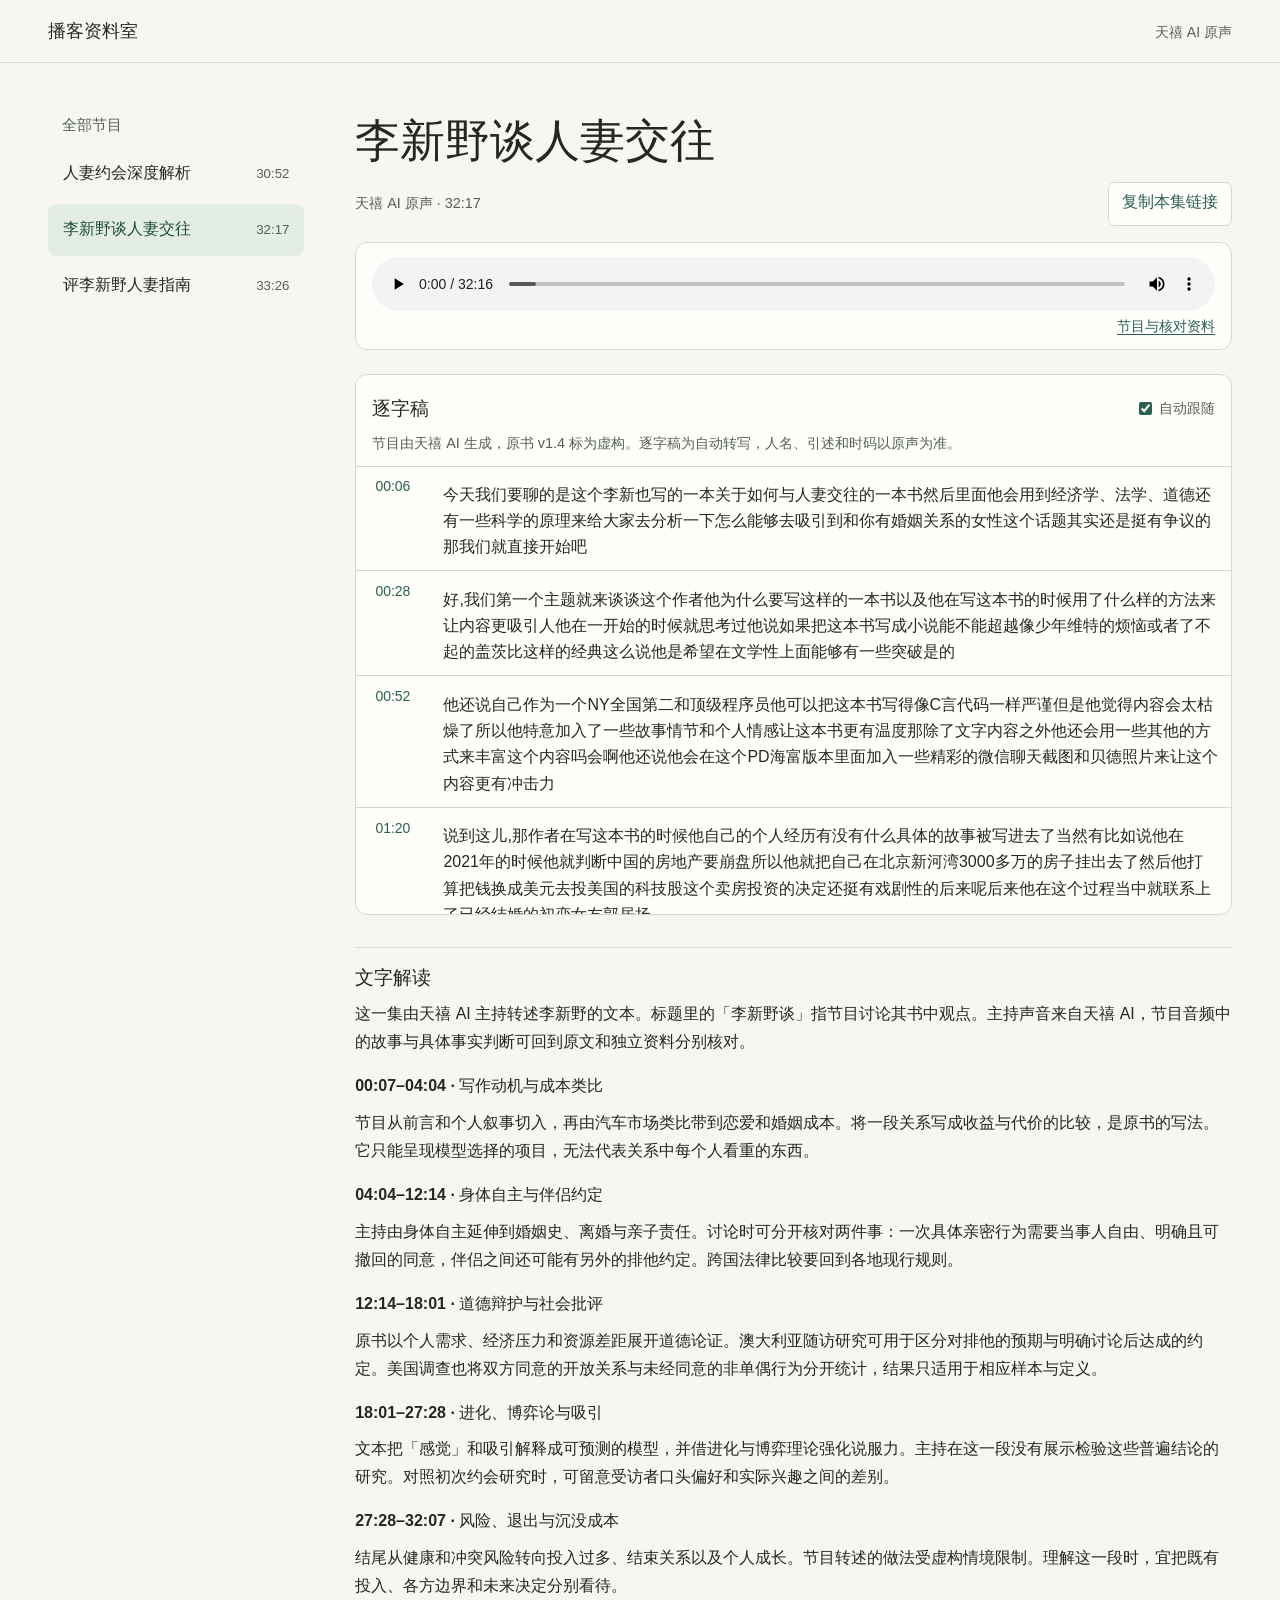
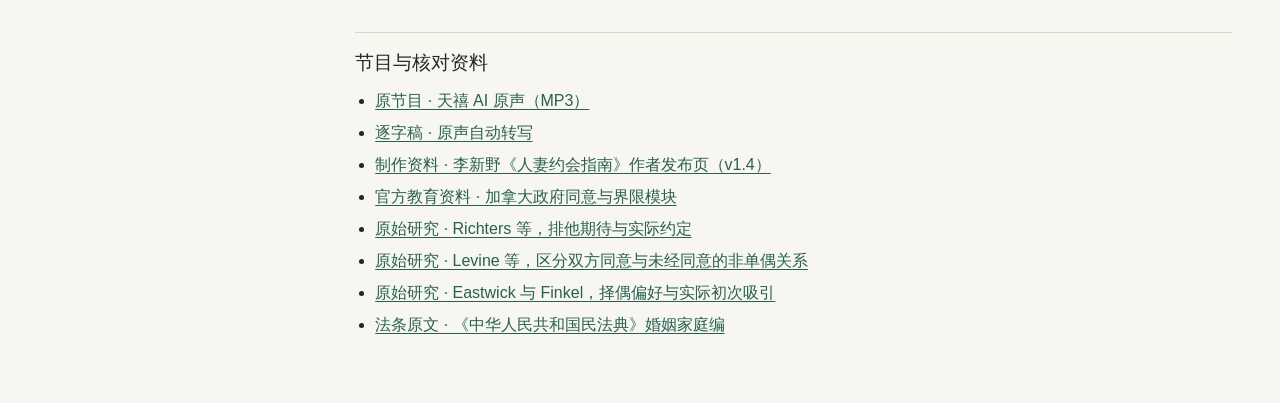
<file: docs/li-xinye-conversation/index.html>
<!doctype html>
<html lang="zh-CN">
<head>
  <meta charset="utf-8">
  <meta name="viewport" content="width=device-width, initial-scale=1">
  <meta name="description" content="这一集由天禧 AI 主持转述李新野的文本。标题里的「李新野谈」指节目讨论其书中观点。主持声音来自天禧 AI，节目音频中的故事与具体事实判断可回到原文和独立资料分别核对。">
  <meta property="og:type" content="website">
  <meta property="og:title" content="李新野谈人妻交往 · 播客资料室">
  <meta property="og:url" content="https://zhanghaoquan631.github.io/tianxi-podcasts/s/f7a56afda58a0027d51d845aa773e0fd/">
  <meta property="og:description" content="这一集由天禧 AI 主持转述李新野的文本。标题里的「李新野谈」指节目讨论其书中观点。主持声音来自天禧 AI，节目音频中的故事与具体事实判断可回到原文和独立资料分别核对。">
  <link rel="canonical" href="https://zhanghaoquan631.github.io/tianxi-podcasts/s/f7a56afda58a0027d51d845aa773e0fd/">
  <link rel="stylesheet" href="../assets/programs.css">
  <script defer src="../assets/player.js?v=share-links"></script>
  <title>李新野谈人妻交往 · 播客资料室</title>
</head>
<body>
  <a class="skip" href="#episode">跳到本集</a>
  <header class="masthead">
    <div class="masthead-inner"><a href="../">播客资料室</a><span>天禧 AI 原声</span></div>
  </header>
  <div class="layout">
    <nav class="catalog" aria-labelledby="catalog-heading">
      <h2 id="catalog-heading">全部节目</h2>
      <ul><li><a href="../s/f5447524daa84daaaff2d1b8a7dc8943/"><span>人妻约会深度解析</span><small>30:52</small></a></li><li><a href="../s/f7a56afda58a0027d51d845aa773e0fd/" aria-current="page"><span>李新野谈人妻交往</span><small>32:17</small></a></li><li><a href="../s/fe40790b7fea68a1d87e7194bf52522b/"><span>评李新野人妻指南</span><small>33:26</small></a></li></ul>
    </nav>
    <main id="episode">
      <header class="episode-header">
        <h1>李新野谈人妻交往</h1>
        <div class="episode-actions">
          <span>天禧 AI 原声 · 32:17</span>
          <button class="share js-only" type="button" id="share">复制本集链接</button>
        </div>
        <div class="share-fallback" id="share-fallback" hidden>
          <label for="share-url">本集链接</label>
          <input id="share-url" readonly value="https://zhanghaoquan631.github.io/tianxi-podcasts/s/f7a56afda58a0027d51d845aa773e0fd/">
        </div>
        <p id="share-status" class="status" role="status"></p>
      </header>
      <section class="player" aria-label="节目播放">
        <audio controls preload="metadata" aria-label="李新野谈人妻交往" data-position-path="/tianxi-podcasts/li-xinye-conversation/">
          <source src="../media/li-xinye-conversation.mp3" type="audio/mpeg">
          <a href="../media/li-xinye-conversation.mp3">打开原声</a>
        </audio>
        <div class="player-footer">
          <p id="audio-status" role="status"></p>
          <a href="#references">节目与核对资料</a>
        </div>
      </section>
      <section class="transcript" id="transcript" aria-labelledby="transcript-heading">
        <header class="section-header">
          <h2 id="transcript-heading">逐字稿</h2>
          <label class="follow js-only"><input type="checkbox" id="follow" checked> 自动跟随</label>
        </header>
        <p class="caption">节目由天禧 AI 生成，原书 v1.4 标为虚构。逐字稿为自动转写，人名、引述和时码以原声为准。</p>
        <ol aria-label="带时间点的逐字稿"><li data-time="6"><button type="button" class="time js-only" aria-label="跳到 00:06">00:06</button><noscript><span class="time">00:06</span></noscript><p>今天我们要聊的是这个李新也写的一本关于如何与人妻交往的一本书然后里面他会用到经济学、法学、道德还有一些科学的原理来给大家去分析一下怎么能够去吸引到和你有婚姻关系的女性这个话题其实还是挺有争议的那我们就直接开始吧</p></li>
<li data-time="28"><button type="button" class="time js-only" aria-label="跳到 00:28">00:28</button><noscript><span class="time">00:28</span></noscript><p>好,我们第一个主题就来谈谈这个作者他为什么要写这样的一本书以及他在写这本书的时候用了什么样的方法来让内容更吸引人他在一开始的时候就思考过他说如果把这本书写成小说能不能超越像少年维特的烦恼或者了不起的盖茨比这样的经典这么说他是希望在文学性上面能够有一些突破是的</p></li>
<li data-time="52"><button type="button" class="time js-only" aria-label="跳到 00:52">00:52</button><noscript><span class="time">00:52</span></noscript><p>他还说自己作为一个NY全国第二和顶级程序员他可以把这本书写得像C言代码一样严谨但是他觉得内容会太枯燥了所以他特意加入了一些故事情节和个人情感让这本书更有温度那除了文字内容之外他还会用一些其他的方式来丰富这个内容吗会啊他还说他会在这个PD海富版本里面加入一些精彩的微信聊天截图和贝德照片来让这个内容更有冲击力</p></li>
<li data-time="80"><button type="button" class="time js-only" aria-label="跳到 01:20">01:20</button><noscript><span class="time">01:20</span></noscript><p>说到这儿,那作者在写这本书的时候他自己的个人经历有没有什么具体的故事被写进去了当然有比如说他在2021年的时候他就判断中国的房地产要崩盘所以他就把自己在北京新河湾3000多万的房子挂出去了然后他打算把钱换成美元去投美国的科技股这个卖房投资的决定还挺有戏剧性的后来呢后来他在这个过程当中就联系上了已经结婚的初恋女友郭居扬</p></li>
<li data-time="110"><button type="button" class="time js-only" aria-label="跳到 01:50">01:50</button><noscript><span class="time">01:50</span></noscript><p>然后他们两个人在深圳的那个星巴克甄选里面就有了一次重逢然后他当时就看着郭居扬的眼睛发誓说他要把曾经失去的一切都夺回来之后呢没过几个月郭居扬就跪在他在白石洲的那个出租屋里面求他这些非常具体的故事都作为案例和情感的细节写进了这本书里OK 下面我们来分析一下为什么要与人妻交往</p></li>
<li data-time="135"><button type="button" class="time js-only" aria-label="跳到 02:15">02:15</button><noscript><span class="time">02:15</span></noscript><p>这一张里面的经济学视角作者是怎么用汽车来比喻男女关系的她是这么说的她说有一些女人像武林红光有一些像坦克三百还有像风田画冠的更夸张的是还有像奔驰S级的就好像男人对女人有需求就像对汽车有需求一样有很多种选择她这个比喻还挺形象的那与人妻交往怎么也可以用这个汽车来比喻呢作者说与人妻交往就像是直接把隔壁老王家的车开走了</p></li>
<li data-time="164"><button type="button" class="time js-only" aria-label="跳到 02:44">02:44</button><noscript><span class="time">02:44</span></noscript><p>他用这种非常直白的类比把男女之间的这种复杂的交易关系和背后的各种现实难题都给你摆到明面上来说了现在中国和西方国家的男女关系在作者看来有哪些经济上的难题他说就像一个混乱而滴下的汽车市场新车的价格越来越高就是财力动辄几十万买房加冥可能就要几百万甚至上千万</p></li>
<li data-time="188"><button type="button" class="time js-only" aria-label="跳到 03:08">03:08</button><noscript><span class="time">03:08</span></noscript><p>还有九席也要花几万几十万所以说不光是买车柜这个前期的投入也很多啊?没错更离谱的是花了这么多钱以为是新车结果是爆缸爆胎的二手车,版金修复过的事故车而且还得按新车的价格买如果你要去理论还会被倒打一耙说什么新车情节什么骑士二手车甚至说真正优秀的赛车手不会嫌弃二手车这种话来唐涩你</p></li>
<li data-time="215"><button type="button" class="time js-only" aria-label="跳到 03:35">03:35</button><noscript><span class="time">03:35</span></noscript><p>为什么说与人妻交往在经济上是最划算的呢因为作者觉得你只要去享受就行了所有的购车款房贷车贷车贤医疗保险都是别人给你出你都不用操心这么说连风险都不用自己担了对啊万一不小心把人妻肚子搞大了还有铁律冒犯给你兜底你连责任都不用付而且一切都合法还符合现在的价值观那你说这是不是最划算的那与人妻交往为什么在法理层面会成为一个问题</p></li>
<li data-time="244"><button type="button" class="time js-only" aria-label="跳到 04:04">04:04</button><noscript><span class="time">04:04</span></noscript><p>作者为什么会这么说其实他自己说他不是律师但是他觉得自己的法律知识比绝大多数律师都要厉害甚至他还说他自己曾经起诉过美国总统在美国的法情上跟联邦检察官辩论都没输过这么说他是对现在的这种法律普及的方式有意见了是的他特别提醒不要去信什么抖音上面的律师普法视频他说你要信就去信法条和叛例他觉得这些短视频平台的审核标准就是要维稳</p></li>
<li data-time="274"><button type="button" class="time js-only" aria-label="跳到 04:34">04:34</button><noscript><span class="time">04:34</span></noscript><p>很多真实的案例和叛逆都被隐藏了所以你根本没有办法通过他们去了解法律的真相为什么作者会说在中国和所有的西方国家人妻婚内出轨都是合法的他的核心原因就是女性对于自己的身体和声誉是有绝对的自主权的不管谁父母、配偶、老板甚至党支部书记都没有任何权利去干涉他的身体和声誉选择所以说</p></li>
<li data-time="303"><button type="button" class="time js-only" aria-label="跳到 05:03">05:03</button><noscript><span class="time">05:03</span></noscript><p>像包辦婚姻或者說強迫妻子發生性關係這種行為在中國是要受到法律的嚴懲的完全沒錯他說這些行為是百分之百違法的甚至可以判成強姦罪或者強姦未遂就是非常嚴重的暴力犯罪如果說人妻和他的情人因為感情的事情鬧到法庭上會有什麼樣的法律後果比如說郭局洋跟作者坦白說他的婚姻是被他爸逼的他其實最愛的是作者</p></li>
<li data-time="332"><button type="button" class="time js-only" aria-label="跳到 05:32">05:32</button><noscript><span class="time">05:32</span></noscript><p>如果这些是真的,那他老公就犯了强奸罪,要判三年以上十年以下他爸作为共犯,也要判一到三年但如果他是作伪证,那他自己也要面临三年以下的有期徒刑或者拘役哦,那就是说人妻和情人约会这个事情本身在中国是没有法律可以治他们的罪的不错,因为负你的身体是完全属于他自己的不是任何一个人的私有财产</p></li>
<li data-time="357"><button type="button" class="time js-only" aria-label="跳到 05:57">05:57</button><noscript><span class="time">05:57</span></noscript><p>所以这种约会既不侵犯什么权利反而可能给人妻带来婚内无法获得的快乐所以这是完全合法的如果苦主因为自己老婆出轨了然后对老婆或者对那个第三者动手在法律上会怎么判苦主是没有任何权利对人妻或者第三者进行暴力行为的因为第三者和人妻的生命权和健康权是高于一切的苦主没有特殊的施暴权利那就是说在离婚的时候法律是怎么判的</p></li>
<li data-time="384"><button type="button" class="time js-only" aria-label="跳到 06:24">06:24</button><noscript><span class="time">06:24</span></noscript><p>虽然婚姻法里面有说夫妻之间要互相忠实但其实这个只是一个原则就算违反了也只是在分财产的时候略微倾斜而且这个倾斜的优先级是最低的如果苦主一旦动手了被认定为家庭暴力那财产分割就会明显偏向女方这是法院一直以来的判例作者为什么会认为性自由和人妻约会的合法性是有很深厚的历史根基的</p></li>
<li data-time="411"><button type="button" class="time js-only" aria-label="跳到 06:51">06:51</button><noscript><span class="time">06:51</span></noscript><p>因为他说身体和性爱的自主权其实是经过了很多全球的大变革才争取来的比如说法国大革命美国独立战争、南北战争还有中国的解放战争等等这些革命都推动了这种自主权成为一个基本原则所以他是把这个权力的发展跟人类的进步紧密联系在一起了就像法国大革命的人权宣言里面说的人生而自由</p></li>
<li data-time="436"><button type="button" class="time js-only" aria-label="跳到 07:16">07:16</button><noscript><span class="time">07:16</span></noscript><p>而且中国1950年的婚姻法也被认为是仅次于宪法的根本大法所以说这种女性的解放和自由其实是被法律和文明国家的立国之本来进行双重保护的然后我们再来看一下作者对于婚姻的法律起源是怎么分析的他认为中国古代的婚姻制度和现在的婚姻制度有什么联系和区别他的观点是中国古代的婚姻制度</p></li>
<li data-time="462"><button type="button" class="time js-only" aria-label="跳到 07:42">07:42</button><noscript><span class="time">07:42</span></noscript><p>在今天的中国其实已经没有什么文化、法律或者道德上的传承了现在的婚姻和古代的婚姻除了共用一个词之外其实是完全两码事儿那他觉得现在的婚姻制度是从哪来的呢?他说其实现在不管是东亚还是西方的婚姻制度最早都是来自于中世纪的天主教那个时候是一夫一妻制而且婚姻被认为是神圣的必须要以爱情为基础两个人不能和配偶以外的人发生性行为</p></li>
<li data-time="490"><button type="button" class="time js-only" aria-label="跳到 08:10">08:10</button><noscript><span class="time">08:10</span></noscript><p>离婚基本上是不被允许的那你说这种天主教的婚姻观后来是怎么演变的呢到了十六世纪,亨利巴士因为想要离婚再娶所以他就脱离了天主教会,创立了英国国教会从此英国的婚姻制度就变成了一种可以离婚的天主教式婚姻所以说现在的这种可以离婚的婚姻制度其实是新教改革带来的一个变化没错</p></li>
<li data-time="514"><button type="button" class="time js-only" aria-label="跳到 08:34">08:34</button><noscript><span class="time">08:34</span></noscript><p>这种新教式的婚姻制度其实是一种临时补丁式的可离婚的天主教婚姻然后随着西方文化的扩张这种制度就慢慢的传遍了全世界包括中国不过他觉得这种制度其实挺可笑的就是你可以随便的多次更换配偶但是你在两次更换的中间你又要像爱上帝一样的全身心的爱你的配偶他觉得这本身就是违反理智和博弈论的一种可笑的制度</p></li>
<li data-time="541"><button type="button" class="time js-only" aria-label="跳到 09:01">09:01</button><noscript><span class="time">09:01</span></noscript><p>这么说,现在的社会怎么能够做到既尊重性自主权又让婚姻制度保持合理呢?他说其实,随着法国大革命、十月革命还有中国革命的推进性自主权和出轨合法的观念慢慢的变成了一个高于婚姻的人权被大家接受了所以现在无论是谁结婚还是没结婚性行为和生育都必须要尊重女性的自由他认为这才是真正的自由主义的逻辑</p></li>
<li data-time="569"><button type="button" class="time js-only" aria-label="跳到 09:29">09:29</button><noscript><span class="time">09:29</span></noscript><p>了解了 那這個離婚和鐵律冒法到底是怎麼回事為什麼在中國和西方的離婚法律裡面總是有一些讓人覺得很無奈的規定呢作者說 其實現在各國的離婚法律都是基於可離婚的天主教的一夫一妻制然後中國的這個婚姻和離婚的制度呢又在這個基礎上加入了中國特色的計劃生育的道德觀就是生育越少越光榮沒有生育的婚姻反而最受推出</p></li>
<li data-time="598"><button type="button" class="time js-only" aria-label="跳到 09:58">09:58</button><noscript><span class="time">09:58</span></noscript><p>所以说在这种观念下面爱情和婚姻就跟生育完全脱钩了是这样的比如说书里面提到的李宋坚和林菲菲的故事就完全符合这个政治政权就是一个亿万富豪为了爱情把5亿的谈公别术送出去然后女方又为了新的爱情跟保安队长私奔了就是她觉得这种没有生育的爱情才是最伟大的为什么离婚之后丈夫要给前妻支付善养费这个东西背后的法律逻辑到底是什么</p></li>
<li data-time="627"><button type="button" class="time js-only" aria-label="跳到 10:27">10:27</button><noscript><span class="time">10:27</span></noscript><p>其实美国那边叫Alemony就是离婚善养费中国那边就是离婚抚养费他的意思就是说如果你们没有离婚的话那你们夫妻任何一方赚的钱都是两个人的所以为了公平你们离婚之后收入高的那一方就要给收入低的那一方付善养费就是保证你不会因为离婚而生活水跟下降所以这个是不分男女的吗美国那边是很讲究这个男女平等的如果说妻子的收入比丈夫高</p></li>
<li data-time="654"><button type="button" class="time js-only" aria-label="跳到 10:54">10:54</button><noscript><span class="time">10:54</span></noscript><p>那妻子也要给丈夫付这个善养费哦 那如果说这个孩子不是自己的离婚之后还要不要继续给抚养费呢在天主教和基督新教的婚姻制度下面血缘关系其实是不怎么被看重的所以这个子女抚养费往往比财产分割和离婚善养费要少那如果说这个妻子在婚姻里面跟别人生了孩子法律上面默认这个孩子是丈夫的所以丈夫还是要继续付抚养费的听起来确实有点</p></li>
<li data-time="683"><button type="button" class="time js-only" aria-label="跳到 11:23">11:23</button><noscript><span class="time">11:23</span></noscript><p>怎么说让人难以接受吧是的在美国的话虽然说这个是默认的但是如果丈夫不想认这个婚内的非生物学子女可以主动要求做亲子鉴定然后申明脱离父子关系但是在法国男性是没有这个权利的哪怕这个孩子不是你的你也要一直付抚养费所以作者就把这个叫做铁律贸法就是像满清的铁帽子王一样永远也摘不下来这么说</p></li>
<li data-time="710"><button type="button" class="time js-only" aria-label="跳到 11:50">11:50</button><noscript><span class="time">11:50</span></noscript><p>中国对于这种情况,法律是怎么规定的呢?中国也是铁律冒法,只要是妻子在婚内生的孩子哪怕不是你的,离婚之后你作为丈夫还是要抚养的不过中国在实际操作当中会有一些获悉你的情况比如说如果说南方非常强烈的抗议或者说社会舆论特别关注的话法院会在分割财产的时候倾向于南方就是相当于给南方一些补偿</p></li>
<li data-time="734"><button type="button" class="time js-only" aria-label="跳到 12:14">12:14</button><noscript><span class="time">12:14</span></noscript><p>但是作者提醒说任何一个男人进入婚姻之前都要好好地奠良奠良自己能不能承受这种风险行 下面咱们来聚焦一下与人妻交往的道德分析作者是怎么从道德的角度来为与人妻交往这件事情进行辩护的他的理由是这样的他说现在有很多单身男性因为经济压力太大根本就结不起婚甚至连正常的性生活都没有</p></li>
<li data-time="760"><button type="button" class="time js-only" aria-label="跳到 12:40">12:40</button><noscript><span class="time">12:40</span></noscript><p>那他们有权利通过合法的方式来满足自己的基本需求也就是说他认为这种关系其实给了一些人解决现实难题的出口而且他还说有很多女性在婚姻里面其实也过得不幸福因为要遵守一些很成就的规矩或者说被迫跟不喜欢的人绑在一起那如果他们跟其他的男人交往反而能够得到快乐他觉得这是没有什么道德下次的如果说对方是有前人的老婆</p></li>
<li data-time="789"><button type="button" class="time js-only" aria-label="跳到 13:09">13:09</button><noscript><span class="time">13:09</span></noscript><p>這個事情在道德上面會有什麼特殊的說法嗎?作者覺得這種情況反而更沒有道德負擔因為現在這個社會是權力和資本緊密結合的然後資源都掌握在少數有錢人或者年長者的手裡那年輕男性其實創造了大量的社會財富但是最終的收益都被別人拿走了所以他覺得這種再分配其實是在糾正某種不公平</p></li>
<li data-time="811"><button type="button" class="time js-only" aria-label="跳到 13:31">13:31</button><noscript><span class="time">13:31</span></noscript><p>而且他引用了美國皮尤研究中心的數據說現在美國35歲以下的年輕人擁有的財富比例是歷史最低點中國、日本、歐洲其實也都是這樣的在這樣一個極度不公的社會裡面通過愛情來讓有錢人的老婆獲得自由他覺得是最正義的事情OK,然後咱們來談談中國現代的價值觀作者怎麼用保禁不守這個詞來描述中國現代主流的價值觀他的說法是</p></li>
<li data-time="838"><button type="button" class="time js-only" aria-label="跳到 13:58">13:58</button><noscript><span class="time">13:58</span></noscript><p>现在中国主流的价值观其实就是极端保守的拥护100年前的进步主义他甚至说这是一种中华农民列画版的普鲁士纳粹总体战价值观就是所有人都要放弃个人的情感娱乐、家庭、生育然后把所有的精力都投入到工业发展和民族复兴当中这种价值观具体会怎么影响普通人的生活呢比如说他说你要封禁游戏机、禁止早练</p></li>
<li data-time="866"><button type="button" class="time js-only" aria-label="跳到 14:26">14:26</button><noscript><span class="time">14:26</span></noscript><p>把跟高考无关的东西都管起来还有计划生育就是说大家现实当中的所有的苦其实都是靠一个承诺的幸福的彼岸来支撑的就像高考之前你会有无数的天堂的承诺和地域的恐吓他觉得这跟邪教没有什么区别为什么作者会说这种普鲁式纳翠式的进步主义其实是很危险的因为他觉得这种价值观只有通过总体战去赢得巨大的胜利才能够证明这一代人的牺牲是值得的</p></li>
<li data-time="895"><button type="button" class="time js-only" aria-label="跳到 14:55">14:55</button><noscript><span class="time">14:55</span></noscript><p>不然的话最后就会导致文化停滞全民的心理创伤爆发人口锐减甚至民族消亡如果这种理想信念消失了之后社会会变成什么样子他说就是几十年之后所有的理想都没有了这种普鲁士的价值观就会彻底的堕落成拜金主义和败物主义就是精神追求被视为政治错误只剩下对金钱的狂热崇拜而且加上原本那种严格的管控禁止早恋禁止娱乐</p></li>
<li data-time="924"><button type="button" class="time js-only" aria-label="跳到 15:24">15:24</button><noscript><span class="time">15:24</span></noscript><p>计划生育,最后连初中都变成了只是为了钱这种双重的腐朽就会让整个社会从上到下都快速的腐化那现在中国的男性和女性在这种拜金主义下会有一些什么样的典型的表现作者的观察是现在中国的女性几乎人人都是像郭菊阳一样的奋斗机就是愿意去用身体去换取金钱然后男性呢,人人都是奋斗嫖客,相信赢了会所的魔物</p></li>
<li data-time="952"><button type="button" class="time js-only" aria-label="跳到 15:52">15:52</button><noscript><span class="time">15:52</span></noscript><p>大家都很极端地去追逐金钱和欲望说到这儿,作者有没有举一些比较具体的例子来让这种现象更有冲击力当然有比如说他有一个在北京微卵工作的朋友在北京反复地去嫖一个18岁的湖南的妓女然后每次都要花5000块钱有一次他们两个人就聊起来了那个女孩就说她拼命的接客就是为了要在北京买一套1000万的房子而且她还很认真的说</p></li>
<li data-time="979"><button type="button" class="time js-only" aria-label="跳到 16:19">16:19</button><noscript><span class="time">16:19</span></noscript><p>我现在年轻漂亮,所以我要多借课等到26岁岁就可以攒够钱了这听起来真的是让人既觉得现实很惨苦又觉得很讽刺是的,然后作者的朋友听了之后特别感动他觉得这个女孩的行为特别爱国所以他就又跟她发生了一次性关系作者说,她的朋友完全沉浸在这个18岁女孩的身体里面而这个女孩也因为离买房的梦想又进了一步而满足作者觉得这就是他们两个人之间的美好的爱情</p></li>
<li data-time="1007"><button type="button" class="time js-only" aria-label="跳到 16:47">16:47</button><noscript><span class="time">16:47</span></noscript><p>那作者和郭菊阳第一次在深圳见面的时候都聊了些什么?就是2021年,他们两个人第一次见面的时候郭菊阳就不停地在说自己在波托菲诺淳水岸那套6000多万的豪宅而且他还强调了一遍又一遍他那个骄傲的表情就像是一个超额完成的目标的MVP然后作者对于他这种炫耀豪宅的行为是怎么看的呢?</p></li>
<li data-time="1031"><button type="button" class="time js-only" aria-label="跳到 17:11">17:11</button><noscript><span class="time">17:11</span></noscript><p>其实作者当时就觉得郭菊阳的声音充满了金钱然后他对于他谈房产的事情是一点兴趣都没有所以他听了一会就左耳机右耳出了甚至他还在想是不是因为他的这种机性才让他和他的朋友都有那种劝激从良的冲动作者怎么看待这种价值观和法律的关系他觉得人真的有必要去随波逐流吗他的观点很有意思</p></li>
<li data-time="1055"><button type="button" class="time js-only" aria-label="跳到 17:35">17:35</button><noscript><span class="time">17:35</span></noscript><p>她说价值观是价值观法律是法律没有人会真的强迫你去拼搏去拜金你完全可以选择自己的生活方式比如说在学校里面泡泡尿上班的时候摸鱼有钱了就去旅行或者说跟家庭主妇聊聊天甚至说跟中学生聊聊天在纽约香港住腻了就去东京买个小房子住住然后写点书搞搞艺术她觉得这种生活反而更让人满足</p></li>
<li data-time="1081"><button type="button" class="time js-only" aria-label="跳到 18:01">18:01</button><noscript><span class="time">18:01</span></noscript><p>行 紧接着我们要聊的是如何让人妻爱上你这个话题那作者为什么会说泡妞其实是一门科学因为他觉得就像电话交易一样你必须要相信科学相信市场是可以用概率和实证方法去研究的泡妞这件事情也完全可以用科学的方法律剧拆解去预测这么说他是认为只要用对了科学方法女性的心思其实并没有那么复杂没错 而且他还说无论是高频还是低频</p></li>
<li data-time="1110"><button type="button" class="time js-only" aria-label="跳到 18:30">18:30</button><noscript><span class="time">18:30</span></noscript><p>用统计模型还是AI科学的教育者都能把那些信禅论或者信一劳永逸的图别采在泥土里揉成渣他每次用科学的方法论在市场上轻松赚钱的时候感觉就像是那些拿着火枪身着铁甲以一底百征服屠杀印加帝国的那168名西班牙征服者为什么作者会说很多中国人其实没有真正的掌握科学精神他说你看</p></li>
<li data-time="1137"><button type="button" class="time js-only" aria-label="跳到 18:57">18:57</button><noscript><span class="time">18:57</span></noscript><p>很多人哪怕是接受过中学甚至大学教育他遇到一个新的问题第一个反应还是去求神拜佛或者说去相信一些伪科学根本就没有用科学的思维去分析有什么具体的例子能说明这种现象吗有啊比如说他的大姨是中山大学毕业的还是京中前校长李丽丽她在2007年的时候拿了家里几十万去投资中石油然后全部亏光了她其实就是靠信仰在做这个决定根本就没有用科学的分析</p></li>
<li data-time="1167"><button type="button" class="time js-only" aria-label="跳到 19:27">19:27</button><noscript><span class="time">19:27</span></noscript><p>還有他在上海中學校友群裡面看到有妹妹天天在研究星座、研究命盤、研究八字這些高學歷的人最後都把科學教育扔到黃浦江裡了哦,那作者對於社會上那種把女性神話的現象是怎麼看的呢他是說你要學砲妞第一步就是要意識到這是一門科學女人的心理和行為是可以被預測的甚至是非常容易被預測的</p></li>
<li data-time="1193"><button type="button" class="time js-only" aria-label="跳到 19:53">19:53</button><noscript><span class="time">19:53</span></noscript><p>所以他是在提醒大家不要被一些固有的观念所迷惑对呀,他说你要把女人是神这个观念从你的脑子里彻底的删掉这个观念其实是西方来的不是中国本土的文化但是现在有很多人拼命的在维护这个观念然后你一旦开始想要去研究女人就会被说误化女性、不尊重女性</p></li>
<li data-time="1215"><button type="button" class="time js-only" aria-label="跳到 20:15">20:15</button><noscript><span class="time">20:15</span></noscript><p>但是他说如果你信了他们的话,你最后就会像A股里面那些信一万点的韭菜一样,血本无规,甚至爆仓跳楼OK,那关于泡妞的科学原理,作者是怎么用博弈论来解释泡妞背后的一些规律的他其实把泡妞的科学基础总结成了4条公里,然后他会用博弈论的一些术语来帮你理解这些背后的规律</p></li>
<li data-time="1240"><button type="button" class="time js-only" aria-label="跳到 20:40">20:40</button><noscript><span class="time">20:40</span></noscript><p>但是她说这些规律你其实不用死计应备只要理解了就可以举一反三在实际操作当中随机应变立于不败之地好,那我们先来看看李新也泡妞第一公里,也就是感觉人公里为什么作者会说女人的决策绝大多数时候都是跟着感觉走的因为她觉得在自由的状态下女人几乎所有的选择都是基于本能</p></li>
<li data-time="1264"><button type="button" class="time js-only" aria-label="跳到 21:04">21:04</button><noscript><span class="time">21:04</span></noscript><p>那這個本能其實就是人類經過上百萬年的進化兩性之間不斷的博弈最後形成了一個納時均衡策略就是一個局部穩定的最優策略哦,這麼說就是女性的直覺其實是原始社會遺留下來的一種生存智慧沒錯</p></li>
<li data-time="1282"><button type="button" class="time js-only" aria-label="跳到 21:22">21:22</button><noscript><span class="time">21:22</span></noscript><p>作者就直接说了感觉就是本能本能就是原始社会两性博弈进化出来的那时均衡策略所以女人的感觉是很容易被理解的因为她就是在遵循那个最适合生存和繁衍的策略那如果说用这个理论来解释为什么现在大城市里面有这么多单身女性他们明明可以结婚但是他们就是不结婚的因为按照现代进化论的话所有的行为都是为了生存和繁衍</p></li>
<li data-time="1309"><button type="button" class="time js-only" aria-label="跳到 21:49">21:49</button><noscript><span class="time">21:49</span></noscript><p>但是作者说这个解释不了现在的很多现象比如说大城市里面有那么多女性选择单身甚至他们宁愿不要孩子也不结婚他觉得其实最根本的原因就是女人绝大多数的决策都是基于自身的感觉作者怎么解释就是女性的这种感觉跟现代社会之间的冲突呢他说其实很简单就是女人的感觉其实是上百万年中进化出来的最有利于女人生存、繁衍的本能</p></li>
<li data-time="1337"><button type="button" class="time js-only" aria-label="跳到 22:17">22:17</button><noscript><span class="time">22:17</span></noscript><p>但是最近五千年复系传统文明的科技发展实在是太迅猛了而人类的本能还没有进化到适应现在这种高科技社会所以女人在失去了三从四德的规训之后就只能靠着感觉重新跟随原始社会的最优策略在生活如果说要把博弈论应用到现代女性的行为分析当中作者有什么新的思路吗作者的想法就是</p></li>
<li data-time="1364"><button type="button" class="time js-only" aria-label="跳到 22:44">22:44</button><noscript><span class="time">22:44</span></noscript><p>既然现代经济学士基于用博弈论去分析理性经济人那我们完全可以把现代社会的女人称之为感觉人然后我们可以假设她们做的所有事情都是为了让她们感觉更好把满足感觉作为效用这样就可以开始用博弈论研究感觉人的行为了好的紧接着我们要讲的是理性野胖妞第二公里也就是一夫多妻公里为什么作者会说一夫多妻其实是人类历史的常态</p></li>
<li data-time="1393"><button type="button" class="time js-only" aria-label="跳到 23:13">23:13</button><noscript><span class="time">23:13</span></noscript><p>她的观点很明确就是义夫多妻其实贯穿了整个人类历史而且女性天生就是牧强喜欢选择比自己更优秀的伴侣她说这是写在基金里面的是一个纳诗均衡策略所以女性的牧强和向上泽偶其实都是天性了解了为什么现在人类的男女比例是接近1比1的因为根据绯西尔原理在自然选择的作用下磁熊异形不大的物种性别比会去1比1不然的话</p></li>
<li data-time="1422"><button type="button" class="time js-only" aria-label="跳到 23:42">23:42</button><noscript><span class="time">23:42</span></noscript><p>数量少的那一方就会有进化优势然后再重新恢复平衡所以每一个男人都有多个配偶在数学上是不可能的而且也不是说每个女人都要去做窃OK 下面咱们来说说李新也泡妞第三公里也就是女人无爱情公里为什么作者会提出这个观点他是这么说的他说很多人觉得爱情是一个很神圣的东西但其实从进化的角度来看爱情就是一种短暂的幻觉是专门用来让人类完成繁殖的</p></li>
<li data-time="1450"><button type="button" class="time js-only" aria-label="跳到 24:10">24:10</button><noscript><span class="time">24:10</span></noscript><p>那作者是怎么解释这个爱情幻觉的他有什么特别的比喻吗他把这个爱情比喻成大脑里面的一个弹窗广告就是你在原始社会里面遇到了一个合适的可以跟你一起反映后代的人然后这个时候你的大脑就会弹出来一个广告告诉你说你要跟这个人结合你要跟这个人结合那他是怎么解释这种幻觉会消失的呢他说其实就是这个弹窗广告只会在你关系的初期出现</p></li>
<li data-time="1476"><button type="button" class="time js-only" aria-label="跳到 24:36">24:36</button><noscript><span class="time">24:36</span></noscript><p>等到这个关系稳定了之后这个幻觉就会慢慢的消散然后就会回到一种普通的合作和友谊所以他是认为女人其实很难跟伴侣产生那种深度的长久的情感连接吗?不错他就是说女人其实很难跟伴侣产生那种深度的情感连接他说女人真正的情感寄托其实是他的子女而不是他的伴侣他说这个就是作者通过大量的观察和数据得出来的一个结论这样的话</p></li>
<li data-time="1505"><button type="button" class="time js-only" aria-label="跳到 25:05">25:05</button><noscript><span class="time">25:05</span></noscript><p>这种观点会带来一个什么样的现实影响呢?他就是说这个其实是一个非常重要的现实就是你不要去期待女人会像男人一样跟伴侣产生那种深厚的爱情他说你要做的就是用你自己的主体性和你自己的吸引力去不断的吸引对方他说只有这样你才能够让这个关系长久的保持活力好,那李新也泡妞第四公里也就是间接探测公里</p></li>
<li data-time="1535"><button type="button" class="time js-only" aria-label="跳到 25:35">25:35</button><noscript><span class="time">25:35</span></noscript><p>这个就是怎么回事这个原理其实是一个博弈论的原理就是当我们跟一个女性互动的时候其实很多时候我们是没有办法直接问她你到底愿不愿意跟我发生一些什么的因为你直接问很有可能会被拒绝或者说会让气氛变得尴尬所以说这个间接探测它的核心的目的是什么就是通过一些试探性的动作或者是一些话题来观察对方的反应然后再不暴露自己的真实意图的情况下就能够知道对方到底是怎么想的</p></li>
<li data-time="1564"><button type="button" class="time js-only" aria-label="跳到 26:04">26:04</button><noscript><span class="time">26:04</span></noscript><p>这样可以让自己一直处于一个主动的地位也可以避免很多尴尬和风险那这个AI时代的母猴子他的性力法则还有怎么去吸引人妻这几个东西有什么内在联系吗其实在AI时代的母猴子他其实就是在讲在现在这个社会女性的择偶策略其实还是跟原始社会是一样的就是他还是会忧心选择那些有能力的有资源的</p></li>
<li data-time="1591"><button type="button" class="time js-only" aria-label="跳到 26:31">26:31</button><noscript><span class="time">26:31</span></noscript><p>看起来能够保护它和后代的男性所以这个就是吸引力法则的一个核心就是你要去成为那个能够吸引对方的人哦哦哦那是不是说就是要想让一个人妻对你感兴趣你就要一直去展现这种强大和价值错就是你要一直展现出你有很多的选择你随时可以离开你是一个有主见的人然后你要避免自己陷入这种家庭暴力的这种泥潭里面</p></li>
<li data-time="1620"><button type="button" class="time js-only" aria-label="跳到 27:00">27:00</button><noscript><span class="time">27:00</span></noscript><p>你要像那些革命者或者藝術家一樣有自己的魅力有自己的主體性然後你要把這些特質都變成吸引對方的一些武器行然後我們來進入一個大家非常關心的話題就是與人妻的性生活那作者是怎麼看待怎麼去說服人妻和你發生性關係這件事情的特別是在這個反蕩赴機制的前提下這個追求的過程有什麼獨特的地方作者其實講得非常的直白</p></li>
<li data-time="1648"><button type="button" class="time js-only" aria-label="跳到 27:28">27:28</button><noscript><span class="time">27:28</span></noscript><p>她说女性天生就有这种反当妇机制就是她会非常害怕被别人说成是一个很随便的人所以你在追求她的过程当中你必须要让她觉得她是被尊重的她不是被误化的然后你还要让她觉得你这个人是有吸引力的就是你要通过一些比如说情感共鸣啊一些幽默啊一些自信啊来慢慢的打消她的顾虑</p></li>
<li data-time="1674"><button type="button" class="time js-only" aria-label="跳到 27:54">27:54</button><noscript><span class="time">27:54</span></noscript><p>在与人妻发生性关系的时候这个性病的防治为什么会被特别的强调因为作者专门有讲就是这个性病的防治是非常关键的他说在整个这个过程当中你一定要采取一些有效的防护措施因为这个是对双方都非常重要的一个事情ok 那我们接下来要聊的是与苦主的冲突处理这个冲突处理有哪些他这个里面其实讲了很多场景</p></li>
<li data-time="1701"><button type="button" class="time js-only" aria-label="跳到 28:21">28:21</button><noscript><span class="time">28:21</span></noscript><p>比如说你怎么能够提前的去预防一些冲突或者说你在这个苦主的家里面被发现了之后你是要躲起来还是要撤退还是说你要跟他正面刚然后包括说如果苦主来勒索你你应该怎么去应对以及如果你自己就是那个苦主你该怎么去做如果说在苦主家里面被发现了作者是怎么建议去应对这种局面的他其实是有分了好几种情况就是你可以选择躲藏</p></li>
<li data-time="1729"><button type="button" class="time js-only" aria-label="跳到 28:49">28:49</button><noscript><span class="time">28:49</span></noscript><p>或者说你可以选择撤退或者说你可以选择战斗就是你要根据现场的这个形式来判断你到底是要隐藏自己还是说你要赶紧离开还是说你要跟它正面的对峙它其实是有一个很详细的怎么去应对的步骤的那如果说苦主反过来勒索你了你该怎么办作者是有专门讲过就是如果苦主来勒索你你应该怎么去应对然后他也说了如果你自己就是那个苦主你应该怎么去做</p></li>
<li data-time="1758"><button type="button" class="time js-only" aria-label="跳到 29:18">29:18</button><noscript><span class="time">29:18</span></noscript><p>下面这个部分叫做超越人期就是作者在这个部分他是怎么去建议大家去避免情感的沉默成本然后怎么去完成自己的成长和关系的升级的其实他是把这个事情分成了几个不同的阶段就是他说第一个阶段你就是要避免沉船就是你不要让自己现在一段已经没有希望的关系里面然后你要及时的止损所以他是在说你要懂得抽身</p></li>
<li data-time="1785"><button type="button" class="time js-only" aria-label="跳到 29:45">29:45</button><noscript><span class="time">29:45</span></noscript><p>不要讓自己越掀越深沒錯沒錯然後他說你後面還有回歸少女就是你要重新去尋找那種純真的感情或者說你要去超越女性就是你要去追求一種更高層次的關係然後他還提到了兄弟會就是你要去建立一些比較純粹的男性的同盟他還特別提醒你要去遠離田狗和小人就是你要不斷的去完善自己的人格和社交圈OK那我們下面要聊的是作者在節語裡面的一些思考</p></li>
<li data-time="1813"><button type="button" class="time js-only" aria-label="跳到 30:13">30:13</button><noscript><span class="time">30:13</span></noscript><p>就是他對於這個書裡面的這些內容他是怎麼去總結的然後他對於未來有一些什麼樣的展望他其實在節育裡面就是把他前面所有的這些理論啊方法啊還有他的個人經歷啊都串聯起來了然後他也表達了一些他對於自己未來的一些期許就是他希望能夠繼續去成長繼續去探索然後也希望能夠給大家帶來更多的啟發好的然後我們再來看看復路A李新也短文精選就是他這些短文裡面</p></li>
<li data-time="1842"><button type="button" class="time js-only" aria-label="跳到 30:42">30:42</button><noscript><span class="time">30:42</span></noscript><p>到底有哪些比较有代表性的主题然后他是怎么用他的独特的视角来展开这些话题的他的这些短文里面其实有涉及到很多非常有争议的话题比如说他论中学生结婚然后他论张贵梅还有他写的我的父亲李松坚我的姐姐李新盈就是他用他自己非常独特的视角把他的家庭故事还有一些社会现象都串联起来了然后用一种非常犀利又幽默的方式</p></li>
<li data-time="1870"><button type="button" class="time js-only" aria-label="跳到 31:10">31:10</button><noscript><span class="time">31:10</span></noscript><p>表达了一些他自己的看法然后还有一个附陆壁呢是民园楼盘一栏就是这个附陆里面到底是列举了哪些民园系的楼盘然后这些楼盘都分布在哪些地方这个附陆里面其实就是列举了汕头的海湾一号然后南昌的民园九龙湾还有民园森林都市民园小安桥还有民园十几城就他把这些民园系的楼盘都列出来了然后也可以看到就是这些楼盘在不同的城市它的分布和它的一些特点</p></li>
<li data-time="1900"><button type="button" class="time js-only" aria-label="跳到 31:40">31:40</button><noscript><span class="time">31:40</span></noscript><p>OK我们今天就是把这个人妻约会指南从头到尾给大家梳理了一遍然后从作者的这个个人的经历一直到他的一些非常有争议的观点我们其实都能够看到他是在用一种非常极端的方式去挑战我们现在对于感情对于婚姻对于法律的一些传统的认知是的是的那今天的内容咱们就到这里了然后感谢大家的收听咱们下期再见拜拜拜拜</p></li></ol>
      </section>
      <section class="reading" aria-labelledby="reading-heading">
        <h2 id="reading-heading">文字解读</h2>
        <p>这一集由天禧 AI 主持转述李新野的文本。标题里的「李新野谈」指节目讨论其书中观点。主持声音来自天禧 AI，节目音频中的故事与具体事实判断可回到原文和独立资料分别核对。</p>
        <h3>00:07–04:04 · 写作动机与成本类比</h3><p>节目从前言和个人叙事切入，再由汽车市场类比带到恋爱和婚姻成本。将一段关系写成收益与代价的比较，是原书的写法。它只能呈现模型选择的项目，无法代表关系中每个人看重的东西。</p>
<h3>04:04–12:14 · 身体自主与伴侣约定</h3><p>主持由身体自主延伸到婚姻史、离婚与亲子责任。讨论时可分开核对两件事：一次具体亲密行为需要当事人自由、明确且可撤回的同意，伴侣之间还可能有另外的排他约定。跨国法律比较要回到各地现行规则。</p>
<h3>12:14–18:01 · 道德辩护与社会批评</h3><p>原书以个人需求、经济压力和资源差距展开道德论证。澳大利亚随访研究可用于区分对排他的预期与明确讨论后达成的约定。美国调查也将双方同意的开放关系与未经同意的非单偶行为分开统计，结果只适用于相应样本与定义。</p>
<h3>18:01–27:28 · 进化、博弈论与吸引</h3><p>文本把「感觉」和吸引解释成可预测的模型，并借进化与博弈理论强化说服力。主持在这一段没有展示检验这些普遍结论的研究。对照初次约会研究时，可留意受访者口头偏好和实际兴趣之间的差别。</p>
<h3>27:28–32:07 · 风险、退出与沉没成本</h3><p>结尾从健康和冲突风险转向投入过多、结束关系以及个人成长。节目转述的做法受虚构情境限制。理解这一段时，宜把既有投入、各方边界和未来决定分别看待。</p>
      </section>
      <section class="references" id="references" aria-labelledby="references-heading">
        <h2 id="references-heading">节目与核对资料</h2>
        <ul>
          <li><a href="../media/li-xinye-conversation.mp3">原节目 · 天禧 AI 原声（MP3）</a></li>
          <li><a href="#transcript">逐字稿 · 原声自动转写</a></li>
          <li><a href="https://sinyalee.com/blog/?p=1068" target="_blank" rel="noopener noreferrer">制作资料 · 李新野《人妻约会指南》作者发布页（v1.4）</a></li><li><a href="https://www.canada.ca/en/women-gender-equality/campaigns/gender-based-violence-its-not-just/gender-based-violence-resources/learning-modules-youth/module5.html" target="_blank" rel="noopener noreferrer">官方教育资料 · 加拿大政府同意与界限模块</a></li><li><a href="https://pubmed.ncbi.nlm.nih.gov/25297799/" target="_blank" rel="noopener noreferrer">原始研究 · Richters 等，排他期待与实际约定</a></li><li><a href="https://stacks.cdc.gov/view/cdc/54149/cdc_54149_DS1.pdf" target="_blank" rel="noopener noreferrer">原始研究 · Levine 等，区分双方同意与未经同意的非单偶关系</a></li><li><a href="https://pubmed.ncbi.nlm.nih.gov/18211175/" target="_blank" rel="noopener noreferrer">原始研究 · Eastwick 与 Finkel，择偶偏好与实际初次吸引</a></li><li><a href="https://wb.flk.npc.gov.cn/flfg/PDF/bd53dd912c1048f2aecbaa229238334b.pdf" target="_blank" rel="noopener noreferrer">法条原文 · 《中华人民共和国民法典》婚姻家庭编</a></li>
        </ul>
      </section>
    </main>
  </div>
</body>
</html>
</file>
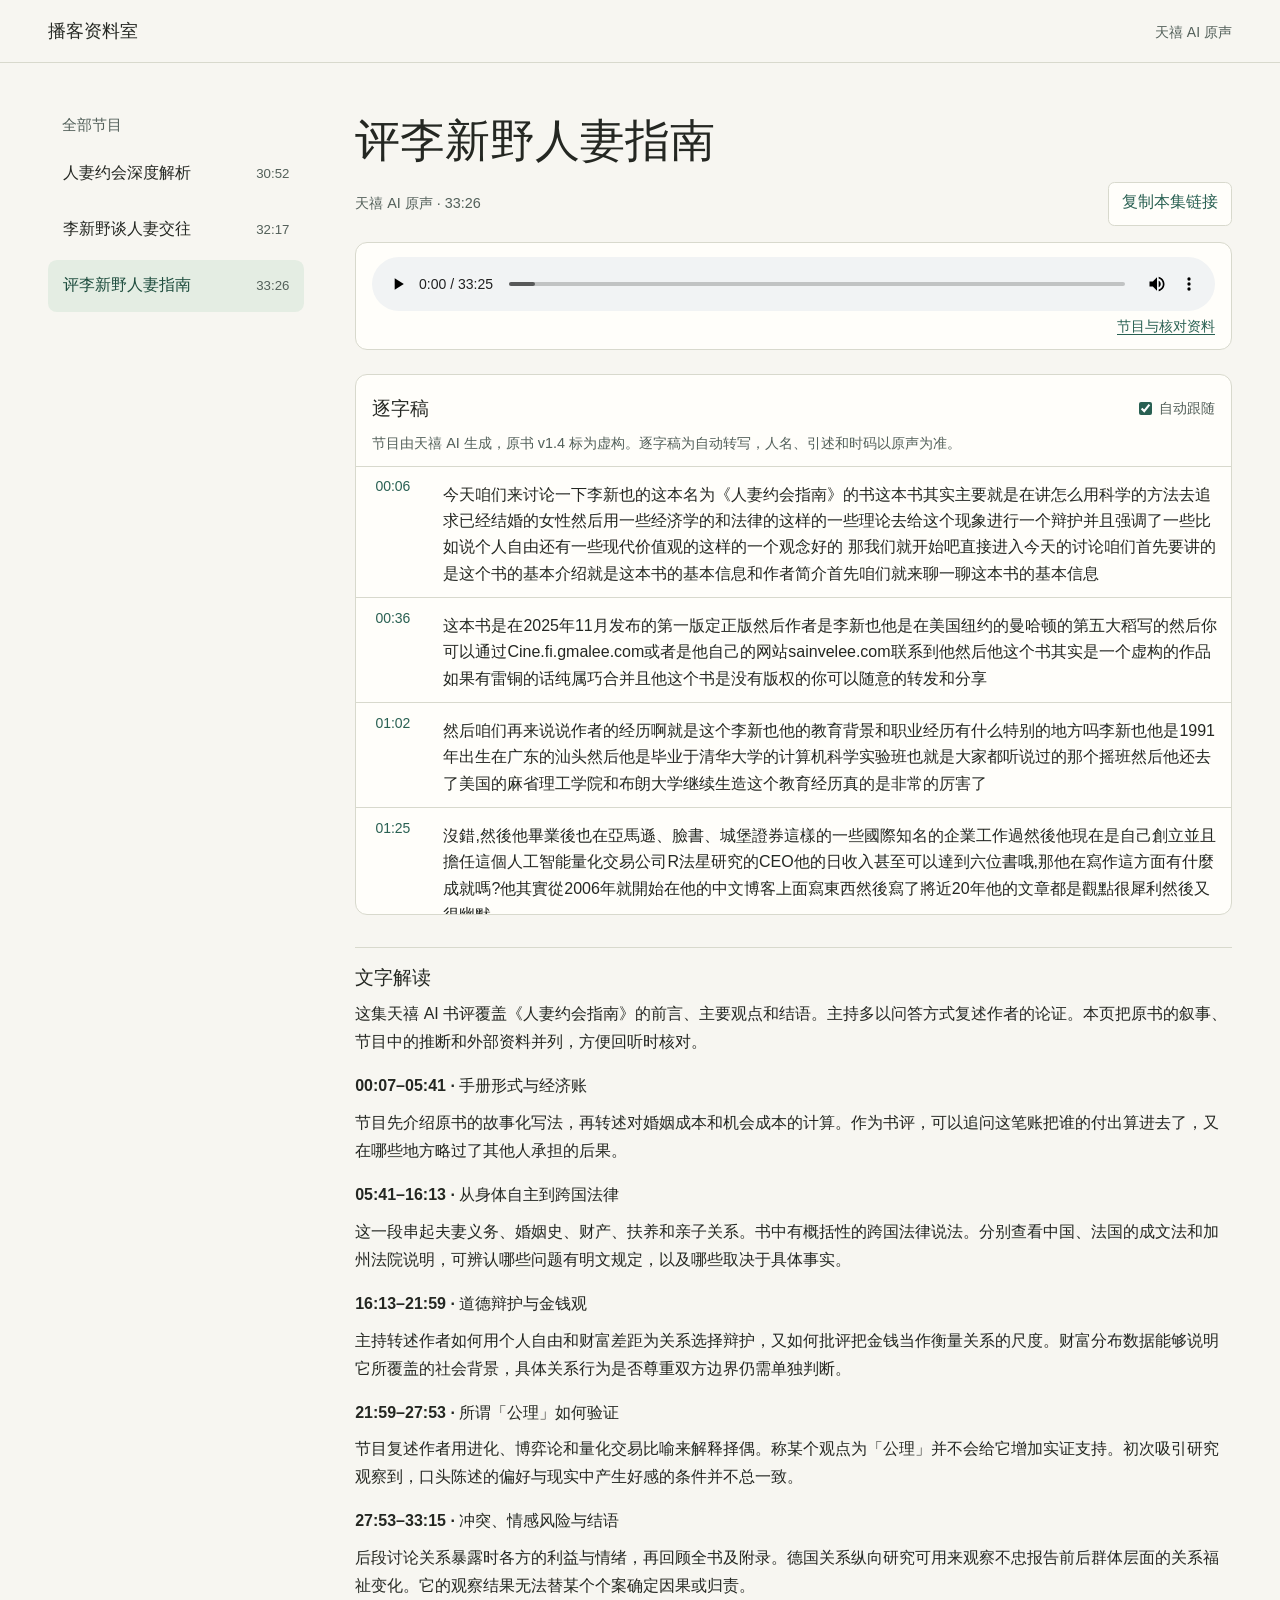
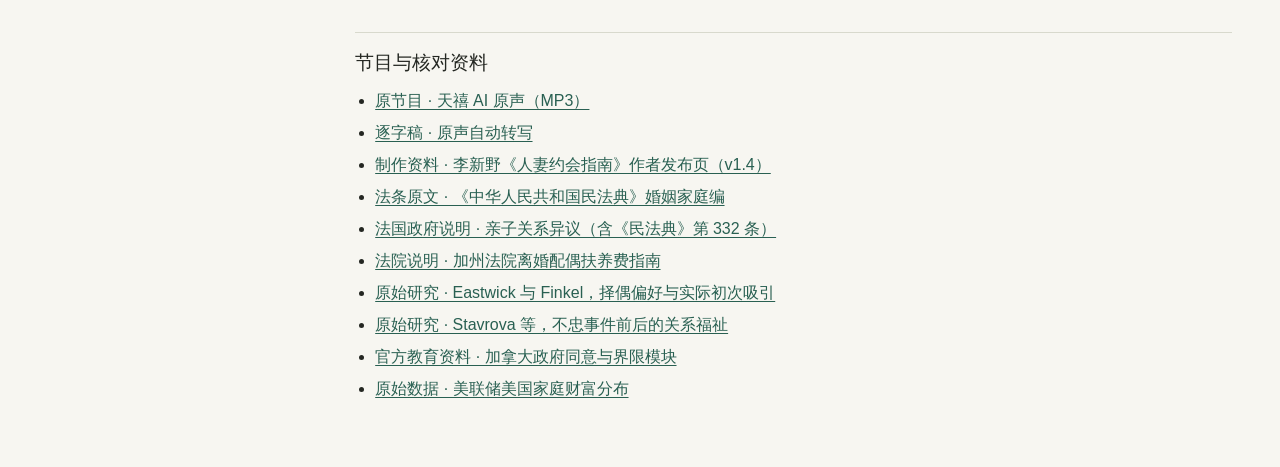
<file: docs/li-xinye-guide-review/index.html>
<!doctype html>
<html lang="zh-CN">
<head>
  <meta charset="utf-8">
  <meta name="viewport" content="width=device-width, initial-scale=1">
  <meta name="description" content="这集天禧 AI 书评覆盖《人妻约会指南》的前言、主要观点和结语。主持多以问答方式复述作者的论证。本页把原书的叙事、节目中的推断和外部资料并列，方便回听时核对。">
  <meta property="og:type" content="website">
  <meta property="og:title" content="评李新野人妻指南 · 播客资料室">
  <meta property="og:url" content="https://zhanghaoquan631.github.io/tianxi-podcasts/s/fe40790b7fea68a1d87e7194bf52522b/">
  <meta property="og:description" content="这集天禧 AI 书评覆盖《人妻约会指南》的前言、主要观点和结语。主持多以问答方式复述作者的论证。本页把原书的叙事、节目中的推断和外部资料并列，方便回听时核对。">
  <link rel="canonical" href="https://zhanghaoquan631.github.io/tianxi-podcasts/s/fe40790b7fea68a1d87e7194bf52522b/">
  <link rel="stylesheet" href="../assets/programs.css">
  <script defer src="../assets/player.js?v=share-links"></script>
  <title>评李新野人妻指南 · 播客资料室</title>
</head>
<body>
  <a class="skip" href="#episode">跳到本集</a>
  <header class="masthead">
    <div class="masthead-inner"><a href="../">播客资料室</a><span>天禧 AI 原声</span></div>
  </header>
  <div class="layout">
    <nav class="catalog" aria-labelledby="catalog-heading">
      <h2 id="catalog-heading">全部节目</h2>
      <ul><li><a href="../s/f5447524daa84daaaff2d1b8a7dc8943/"><span>人妻约会深度解析</span><small>30:52</small></a></li><li><a href="../s/f7a56afda58a0027d51d845aa773e0fd/"><span>李新野谈人妻交往</span><small>32:17</small></a></li><li><a href="../s/fe40790b7fea68a1d87e7194bf52522b/" aria-current="page"><span>评李新野人妻指南</span><small>33:26</small></a></li></ul>
    </nav>
    <main id="episode">
      <header class="episode-header">
        <h1>评李新野人妻指南</h1>
        <div class="episode-actions">
          <span>天禧 AI 原声 · 33:26</span>
          <button class="share js-only" type="button" id="share">复制本集链接</button>
        </div>
        <div class="share-fallback" id="share-fallback" hidden>
          <label for="share-url">本集链接</label>
          <input id="share-url" readonly value="https://zhanghaoquan631.github.io/tianxi-podcasts/s/fe40790b7fea68a1d87e7194bf52522b/">
        </div>
        <p id="share-status" class="status" role="status"></p>
      </header>
      <section class="player" aria-label="节目播放">
        <audio controls preload="metadata" aria-label="评李新野人妻指南" data-position-path="/tianxi-podcasts/li-xinye-guide-review/">
          <source src="../media/li-xinye-guide-review.mp3" type="audio/mpeg">
          <a href="../media/li-xinye-guide-review.mp3">打开原声</a>
        </audio>
        <div class="player-footer">
          <p id="audio-status" role="status"></p>
          <a href="#references">节目与核对资料</a>
        </div>
      </section>
      <section class="transcript" id="transcript" aria-labelledby="transcript-heading">
        <header class="section-header">
          <h2 id="transcript-heading">逐字稿</h2>
          <label class="follow js-only"><input type="checkbox" id="follow" checked> 自动跟随</label>
        </header>
        <p class="caption">节目由天禧 AI 生成，原书 v1.4 标为虚构。逐字稿为自动转写，人名、引述和时码以原声为准。</p>
        <ol aria-label="带时间点的逐字稿"><li data-time="6"><button type="button" class="time js-only" aria-label="跳到 00:06">00:06</button><noscript><span class="time">00:06</span></noscript><p>今天咱们来讨论一下李新也的这本名为《人妻约会指南》的书这本书其实主要就是在讲怎么用科学的方法去追求已经结婚的女性然后用一些经济学的和法律的这样的一些理论去给这个现象进行一个辩护并且强调了一些比如说个人自由还有一些现代价值观的这样的一个观念好的 那我们就开始吧直接进入今天的讨论咱们首先要讲的是这个书的基本介绍就是这本书的基本信息和作者简介首先咱们就来聊一聊这本书的基本信息</p></li>
<li data-time="36"><button type="button" class="time js-only" aria-label="跳到 00:36">00:36</button><noscript><span class="time">00:36</span></noscript><p>这本书是在2025年11月发布的第一版定正版然后作者是李新也他是在美国纽约的曼哈顿的第五大稻写的然后你可以通过Cine.fi.gmalee.com或者是他自己的网站sainvelee.com联系到他然后他这个书其实是一个虚构的作品如果有雷铜的话纯属巧合并且他这个书是没有版权的你可以随意的转发和分享</p></li>
<li data-time="62"><button type="button" class="time js-only" aria-label="跳到 01:02">01:02</button><noscript><span class="time">01:02</span></noscript><p>然后咱们再来说说作者的经历啊就是这个李新也他的教育背景和职业经历有什么特别的地方吗李新也他是1991年出生在广东的汕头然后他是毕业于清华大学的计算机科学实验班也就是大家都听说过的那个摇班然后他还去了美国的麻省理工学院和布朗大学继续生造这个教育经历真的是非常的厉害了</p></li>
<li data-time="85"><button type="button" class="time js-only" aria-label="跳到 01:25">01:25</button><noscript><span class="time">01:25</span></noscript><p>沒錯,然後他畢業後也在亞馬遜、臉書、城堡證券這樣的一些國際知名的企業工作過然後他現在是自己創立並且擔任這個人工智能量化交易公司R法星研究的CEO他的日收入甚至可以達到六位書哦,那他在寫作這方面有什麼成就嗎?他其實從2006年就開始在他的中文博客上面寫東西然後寫了將近20年他的文章都是觀點很犀利然後又很幽默</p></li>
<li data-time="113"><button type="button" class="time js-only" aria-label="跳到 01:53">01:53</button><noscript><span class="time">01:53</span></noscript><p>他也有一些比较有名的代表作比如说我的父亲李宗监还有就是三脸这个三脸还被收录在了书的附录里面</p></li>
<li data-time="121"><button type="button" class="time js-only" aria-label="跳到 02:01">02:01</button><noscript><span class="time">02:01</span></noscript><p>然后咱们来探讨一下这本书的前沿就是这本书在写作的形式和内容上面做了哪些创新然后他为什么要做这样的创新做了一开始的时候他就在思考说这本书到底要写成一个什么样子他说如果写成小说的话很难超越戈德的少年维特的烦恼或者是斯科特菲茨杰拉德的了不起的盖茨比但是他又不想说把他写成一个像C元代码一样毫无瑕疵的技术文档或者是操作手册所以他就选择了一种既有故事情节和个人情感同时又可以用这种</p></li>
<li data-time="150"><button type="button" class="time js-only" aria-label="跳到 02:30">02:30</button><noscript><span class="time">02:30</span></noscript><p>然后咱们再来说说前言里面作者的一些个人经历他在2021年到底经历了哪些人生的转折然后这些经历又是怎么影响了他的写作呢在2021年的时候作者预测中国的房地产会有一个比较大的调整所以他就把他在北京新荷湾3000多万的房子挂出来卖了</p></li>
<li data-time="176"><button type="button" class="time js-only" aria-label="跳到 02:56">02:56</button><noscript><span class="time">02:56</span></noscript><p>然后他就去到了深圳想跟他做外贸的朋友去探讨怎么把人民币转出去投资美国的科技股哦没想到他还设计到这么多领域啊那这个时候他和他的初恋有了什么交集吗在深圳他联系上他已经结婚的初恋女友郭居扬然后他们两个在欢乐海岸的星巴克甄选见面了然后他在那个时候就发誓说一定要夺回他曾经失去的一切然后几个月之后郭居扬就跪在白石洲的出租屋里面求他</p></li>
<li data-time="205"><button type="button" class="time js-only" aria-label="跳到 03:25">03:25</button><noscript><span class="time">03:25</span></noscript><p>他就是把这些非常私人的经历作为了案例和故事的细节穿插到了这个操作手册里面然后让这本书有了这种非常独特的文学色彩那我们现在来看一下为什么要与人妻交往就是这个经济学分析那作者他是怎么用汽车来比喻男女关系的作者是把女人比作汽车然后他就说有一些女人像武林红光有一些像坦克三百有一些像风田花罐还有一些像奔驰S级就是各种档次各种类型都有这个比喻还挺有意思的</p></li>
<li data-time="235"><button type="button" class="time js-only" aria-label="跳到 03:55">03:55</button><noscript><span class="time">03:55</span></noscript><p>那它是不是也用买车租车来比喻跟女人交往的不同方式呢?对,没错,比如说你可以买新车、买二手车租车、打车、拼车甚至你可以直接把隔壁老王家的车开走它就是用这种非常直白的比喻来形容它所看到的男女交往当中的各种选择现在我们回到现实现实的男女关系当中到底有哪些让人头疼的经济难题?</p></li>
<li data-time="258"><button type="button" class="time js-only" aria-label="跳到 04:18">04:18</button><noscript><span class="time">04:18</span></noscript><p>作者他是把现在中国和西方国家的男女关系比做一个非常混乱而且低效的汽车市场就说你可能花了几十万的财理买房加名甚至九席结果你最后发现你买到的是一辆爆钢爆胎的二手车还得按新车的价格付钱这个听起来确实让人很头疼啊那如果说这个关系结束了之后还会有什么麻烦夸张的是你可能刚结婚两个月然后你老婆就带着财理和你买的房子直接消失了</p></li>
<li data-time="285"><button type="button" class="time js-only" aria-label="跳到 04:45">04:45</button><noscript><span class="time">04:45</span></noscript><p>你只能在网上发帖子问有没有靠谱的离婚律师推荐就是说这种经济风险简直像噩梦一样为什么作者会觉得跟人妻交往其实是一个经济上最划算的选择呢作者说因为你不用承担那些购车款啊房贷啊车贷啊保险啊甚至医疗保险这些费用所有的经济家里都是别人扛你只要负责享受这个关系就好了这好像是在说这样做不光是省了很多麻烦而且还没有后顾之忧对</p></li>
<li data-time="315"><button type="button" class="time js-only" aria-label="跳到 05:15">05:15</button><noscript><span class="time">05:15</span></noscript><p>而且他还说就算不小心让对方怀孕了还有铁绿帽法帮你兜底就是你不用负责任而且一切都是合法的也符合现在价值观所以他就觉得跟人妻交往是一个非常理想的选择然后咱们展开说说跟有钱人的老婆交往到底有什么特别的吸引力作者是认为有钱人的老婆往往都是非常漂亮的然后这种漂亮的美女本来你是根本负担不起的但是你按照他的这个指南操作</p></li>
<li data-time="341"><button type="button" class="time js-only" aria-label="跳到 05:41">05:41</button><noscript><span class="time">05:41</span></noscript><p>你就有可能一分钱不花就享受到这种本来是属于顶级富豪的待遇所以他就觉得没有比这个更刺激、更划算的事情了OK,那紧接着我们要讲的就是这个法理分析了就是跟人妻交往的法理分析然后这个作者他是怎么看待中国的普法视频和法律实践之间的差距的作者其实挺有意思的他说他自己的法律水平超过绝大多数律师甚至他在美国联邦法院跟美国联邦检察官辩论也不落下风</p></li>
<li data-time="370"><button type="button" class="time js-only" aria-label="跳到 06:10">06:10</button><noscript><span class="time">06:10</span></noscript><p>而且他特别强调他在这里说的都是真话就是他不建议大家去相信抖音上面的那些律师的普法视频因为他说你要想了解法律你就只能老老实实的去看法条和判例那他有没有具体说过为什么抖音上面的那些普法视频不可以信他就说因为在中国所有的平台对于普法视频的审核标准只有一个就是要维护社会稳定</p></li>
<li data-time="394"><button type="button" class="time js-only" aria-label="跳到 06:34">06:34</button><noscript><span class="time">06:34</span></noscript><p>所以说很多律师他哪怕只是讲一些真实的叛律但是只要这个叛律不利于稳定他马上就会被下架所以作者就说你如果只靠抖音的话你永远都没有办法知道法律的真相说到出轨的合法性那作者是怎么看待在中国和西方的人妻出轨这件事情在法律上面是怎么回事作者是直接就说了无论是在中国还是在西方人妻在婚姻里面出轨都是合法的</p></li>
<li data-time="422"><button type="button" class="time js-only" aria-label="跳到 07:02">07:02</button><noscript><span class="time">07:02</span></noscript><p>因为女性是拥有完全的性自主权和生育自主权的所以任何其他人包括父母、配偶甚至老板、党支部书记都是没有任何权力去干涉他的身体和生育的选择的那有没有什么具体的法律的条款或者说案例能够说明这个事当然有啊比如说如果是包办婚姻或者说老公强行要求老婆跟他发生性关系这些都是百分之百违法的甚至可以判成强奸罪或者是强奸未遂</p></li>
<li data-time="449"><button type="button" class="time js-only" aria-label="跳到 07:29">07:29</button><noscript><span class="time">07:29</span></noscript><p>然后作者还特别举了郭居扬的这个例子就是说如果他是被他爸逼着结婚的那么他老公和他爸都要被法律惩罚哪怕是他老公什么都不知道只要他跟他发生了性关系都有可能被判三年以上十年以下的有期徒刑那为什么说黄毛和任期约会在法律上是完全站得住脚的呢因为这个妇女她是拥有完全的身体自主权的也就是说她的阴道、她的子公既不是她老公的</p></li>
<li data-time="478"><button type="button" class="time js-only" aria-label="跳到 07:58">07:58</button><noscript><span class="time">07:58</span></noscript><p>也不是她爸的也不是任何一個網友的所以黃毛和人妻約會這件事情根本就沒有侵害到任何法律保護的權益反而是給人妻帶來了在婚姻裡面可能沒有辦法體驗到的快樂就是說其實人妻是有完全的權利去追求自己的幸福的所以這個約會是合法的沒錯而且作者還說</p></li>
<li data-time="500"><button type="button" class="time js-only" aria-label="跳到 08:20">08:20</button><noscript><span class="time">08:20</span></noscript><p>苦主其实是没有任何权力对人妻或者说黄毛进行暴力行为的因为黄毛和人妻的生命权和健康权是比所谓的性自主权还要高的所以苦主是没有任何特殊的施暴的权力的我们再来说说这个中国的婚姻法里面对于夫妻之间的忠实义务到底是怎么规定的然后如果说有一方出轨了这个在离婚的时候到底会有多大的影响</p></li>
<li data-time="528"><button type="button" class="time js-only" aria-label="跳到 08:48">08:48</button><noscript><span class="time">08:48</span></noscript><p>其實中國的婚姻法裡面雖然說有夫妻要互相忠實的這種條款但是它其實只是一個原則性的規定就算有一方確實出軌了也只會在分財產的時候稍微傾斜一點點而且這個傾斜是非常次要的也就是說在財產分割的時候這個出軌其實並不是一個主要的考慮的因素那是不是說就是這個出軌其實對離婚判決的影響是很小的可以這麼說</p></li>
<li data-time="556"><button type="button" class="time js-only" aria-label="跳到 09:16">09:16</button><noscript><span class="time">09:16</span></noscript><p>而且最高人民法院的司法解释里面也明确说了不能仅仅凭忠实义务来维权包括很多叛例里面也都是这样的就是说如果苦主对出轨的配偶实施了家庭暴力那么在分财产的时候家暴的影响远远大于出轨所以一般都会倾向于把财产多判给女方那我还有个问题就是这个性自由的历史根基为什么说身体和性爱自主权是一个全球公认的基本原则</p></li>
<li data-time="583"><button type="button" class="time js-only" aria-label="跳到 09:43">09:43</button><noscript><span class="time">09:43</span></noscript><p>作者就说,这个其实是经过了很多革命才换来的比如说法国大革命、美国的独立战争包括南北战争、巴黎公社、辛亥革命、俄国的石越革命、二战反法西斯战争、中国的解放战争还有美国的民权运动等等就是经过了这么多的革命才把身体和性爱自主权写进了法律里面所以说这种原则其实是经历了很多历史的动荡才被确立下来的对吗是的</p></li>
<li data-time="611"><button type="button" class="time js-only" aria-label="跳到 10:11">10:11</button><noscript><span class="time">10:11</span></noscript><p>而且作者还引用了法国大革命的人权宣言里面说的人是生而自由的然后包括中国1950年的婚姻法毛泽东评价他说这个普遍性仅次于宪法的根本大法他说这些东西都是靠法律最底层的力量在保护着除非再发生一次像二战那样的大的动荡否则这些原则是不会改变的然后我们再来讲一下这个婚姻的法律起源就是古代的婚姻和现在的婚姻在文化上和法律上到底有多大的差别</p></li>
<li data-time="640"><button type="button" class="time js-only" aria-label="跳到 10:40">10:40</button><noscript><span class="time">10:40</span></noscript><p>作者的观点是中国古代的婚姻制度除了还在用婚姻这个词以外其实跟现在的婚姻在文化上和法律上已经几乎没有什么联系了更不用提道德观念上面的延续就是现在的婚姻制度其实跟古代的婚姻制度是完全不一样的现在的婚姻制度其实跟西方的宗教传统有很深的渊源吗</p></li>
<li data-time="661"><button type="button" class="time js-only" aria-label="跳到 11:01">11:01</button><noscript><span class="time">11:01</span></noscript><p>对的,作者提到就是现在我们无论是在东亚还是在欧美我们的婚姻制度都是源自于中世纪的天主教就是一夫一妻然后婚姻必须基于彼此的爱就是要像爱上帝那样全身心地去爱对方而且这个爱要高于反眼和后代甚至没有孩子也不能成为离婚的理由那这个天主教的婚姻传统后来是怎么变成现在这种可以离婚的模式的呢作者说这个转折点是在十六世纪</p></li>
<li data-time="687"><button type="button" class="time js-only" aria-label="跳到 11:27">11:27</button><noscript><span class="time">11:27</span></noscript><p>当时英国的国王亨利巴士他为了能够离婚然后另立新欢就脱离了天主教会创立了英国国教会自己当了教主所以他就把原本不能离婚的天主教的婚姻制度改成了可以离婚的制度</p></li>
<li data-time="703"><button type="button" class="time js-only" aria-label="跳到 11:43">11:43</button><noscript><span class="time">11:43</span></noscript><p>就是說這個新教的婚姻制度其實是一個過度的補丁沒錯沒錯而且他說這個就是臨時補丁式的可離婚的天主教婚姻隨著西方文化的擴張傳遍了世界包括中國也受到了影響然後作者還特別強調就是這個新教的婚姻制度他覺得很可笑的是你可以隨時離婚但是你在每一段婚姻裡面都要像愛上帝那樣去愛你的配偶這本身就是違反理智和博弈論的一種可笑的制度</p></li>
<li data-time="731"><button type="button" class="time js-only" aria-label="跳到 12:11">12:11</button><noscript><span class="time">12:11</span></noscript><p>然後我們下面要講的是離婚和鐵律貌伐就是這個離婚法律背後的天主教的背景作者是怎麼來分析這個事兒他認為就是雖然現在大家都很強調性自主權是獨立於婚姻的但是其實現在全球的離婚法律他的精神基礎依然是那個可以離婚的天主教的一夫一妻制就是你追根溯源的話其實還是跟這個宗教傳統是脫不開關係的</p></li>
<li data-time="758"><button type="button" class="time js-only" aria-label="跳到 12:38">12:38</button><noscript><span class="time">12:38</span></noscript><p>那中國的離婚法律有沒有什麼獨特的地方作者提到就是中國的婚姻和離婚的法律除了受到天主教的一夫一妻制的影響之外還融入了我們國家的計劃生育的道德觀就是說生育越少越光榮不生育的愛情反而是最偉大的所以這是為什麼在中國的這個社會裡面那種沒有孩子的婚姻會被捧成一個典範說到這個作者有沒有舉一些比較有代表性的案例</p></li>
<li data-time="786"><button type="button" class="time js-only" aria-label="跳到 13:06">13:06</button><noscript><span class="time">13:06</span></noscript><p>来反映中国的这种现代的爱情观和婚姻观有的她举了李宗坚和林菲菲的例子就是说这个异乱富豪爱上了一个二婚还带着一个男孩的女人然后两个人就在一起了这个富豪也非常大方直接就送了林菲菲一套五亿的谈公别术结果呢这个女的后来又爱上了一个保安队长就跟这个富豪离婚了跟保安队长私奔了作者就说这就是中国这个时代最伟大最正直正确的爱情故事所以说</p></li>
<li data-time="814"><button type="button" class="time js-only" aria-label="跳到 13:34">13:34</button><noscript><span class="time">13:34</span></noscript><p>现在中国和西方的离婚的善养费和子女扶养费的法律其实跟天主教的传统还是有很深的关系的对,就像我们刚才说的,作者这么认为的他说,现在无论是中国还是西方只要你结婚了妻子在法律上就会被当成是丈夫的神所以一旦离婚的话,丈夫基本上就是要大出息不管有没有孩子,不管谁有没有出轨只要丈夫的收入高,就要给妻子一大笔钱</p></li>
<li data-time="839"><button type="button" class="time js-only" aria-label="跳到 13:59">13:59</button><noscript><span class="time">13:59</span></noscript><p>那美国的离婚善养费和中国的离婚扶养费在操作上有什么不同吗?美国的话就是叫Alemony就是离婚善养费它其实是为了保证就算离婚了之后这个前妻也能够维持它原来的生活水平所以就是只要丈夫的收入高就要给前妻付善养费而且这个是男女平等的就是如果妻子的收入高那妻子也要给丈夫付善养费</p></li>
<li data-time="865"><button type="button" class="time js-only" aria-label="跳到 14:25">14:25</button><noscript><span class="time">14:25</span></noscript><p>那這個子女撫養費呢在這種天主教的婚姻體系裡面會有什麼特殊的嗎作者說在這個天主教和基督心教的婚姻體系裡面其實生育和血緣是沒有那麼重要的所以子女的撫養費往往都是比離婚的財產分割和這個Element要少的而且還有一點特別有意思就是如果說這個妻子在婚內跟別人生了孩子那法律上面默認這個孩子就是丈夫的所以丈夫還要一直給這個孩子付撫養費</p></li>
<li data-time="893"><button type="button" class="time js-only" aria-label="跳到 14:53">14:53</button><noscript><span class="time">14:53</span></noscript><p>为什么法国和美国对于丈夫不是婚内孩子身负的情况会有完全不一样的法律处理方式?在美国的话,他虽然默认这个孩子是婚姻里面生的就是默认是丈夫的但是如果说丈夫不想认这个孩子的话他是可以通过亲子鉴定然后申请脱离父子关系这样的话他就可以不用再继续付抚养费了那法国的法律是怎么处理这个事情的呢?</p></li>
<li data-time="918"><button type="button" class="time js-only" aria-label="跳到 15:18">15:18</button><noscript><span class="time">15:18</span></noscript><p>法国的话就是完全不一样法国的法律是规定丈夫是没有办法去拒绝这个父子关系的就是哪怕这个孩子不是他亲生的他也必须要一直付抚养费所以作者就把法国的这个制度叫做铁律冒法就像铁帽子王一样你这个帽子是永远都摘不掉的那中国的这个法律在处理这种非亲生子女的抚养问题上面到底是一个什么样的态度中国其实也是铁律冒法</p></li>
<li data-time="943"><button type="button" class="time js-only" aria-label="跳到 15:43">15:43</button><noscript><span class="time">15:43</span></noscript><p>就是说如果说妻子在婚内跟别人生了孩子或者说这个是嫉子嫉女离婚之后这个男方还是要继续抚养的你不能说我因为这个孩子不是我亲生的我就可以不抚养所以说这个法律在执行的时候有没有什么特别的地方作者就是说中国这个特色其实是霍西尼如果男方非常强烈的抗议或者说社会的舆论反应很大的话那法院可能在分财产的时候会给男方多一点补偿但是基本上你只要结婚了</p></li>
<li data-time="973"><button type="button" class="time js-only" aria-label="跳到 16:13">16:13</button><noscript><span class="time">16:13</span></noscript><p>你就要承担这个风险就是你帮别人养孩子的风险行 那我们现在就进入这个道德分析就是与人妻交往的道德分析为什么作者会认为这种关系在道德上是合理的作者的逻辑其实很简单他说现在有很多单身男性因为经济压力太大了根本就没有办法结婚或者没有办法有性生活那他们当然是有权利通过合法的方式去满足自己的生理需求的作者有没有考虑到婚姻中的女性呢当然考虑到了</p></li>
<li data-time="1002"><button type="button" class="time js-only" aria-label="跳到 16:42">16:42</button><noscript><span class="time">16:42</span></noscript><p>他说有很多女性其实在婚姻里面也很痛苦因为很多女性是被一些过时的法律或者说传统的道德关键束缚着被迫跟一个自己不喜欢的男人在一起如果说这个时候人妻能够和其他男人交往反而可以让他们找到快乐所以这个是双赢的那作者就觉得这种关系没有什么道德上的瑕疵那作者为什么会觉得跟有钱人的老婆交往在道德上是完全站得住脚的呢他是这么认为的</p></li>
<li data-time="1029"><button type="button" class="time js-only" aria-label="跳到 17:09">17:09</button><noscript><span class="time">17:09</span></noscript><p>他說現在這個社會就是權力和資本的結合然後資源都掌握在有錢人和老人的手裡那年輕人其實是付出了很多勞動但是他的收益是被這些頂層的人拿走的那如果說你跟有錢人的老婆交往其實就是一種資源的再分配他覺得這個是非常正義的一件事情所以這其實是作者在批判這個社會的資源分配不公對吧</p></li>
<li data-time="1052"><button type="button" class="time js-only" aria-label="跳到 17:32">17:32</button><noscript><span class="time">17:32</span></noscript><p>沒錯,沒錯而且他還引用了美國皮尤研究中心的數據說現在美國35歲以下的年輕人他們的財富佔比是歷史最低的包括中國、日本和歐洲都是一樣的所以他覺得在這樣的一個不公平的社會裡面通過偉大的愛情對有錢人的老婆進行再分配是再正義不過的事情了緊接著我們要講的就是中國現代的價值觀作者是怎麼來批判這個所謂的保禁部手的價值觀的</p></li>
<li data-time="1079"><button type="button" class="time js-only" aria-label="跳到 17:59">17:59</button><noscript><span class="time">17:59</span></noscript><p>他认为现在中国的主流的政治正确的价值观他给他起了一个名字叫保进步手就是他觉得这种价值观其实是一种极端保守的态度就是你死守着100年前的那一套进步主义然后他说这一套东西其实就是中华农民列画版的普鲁士纳粹总体战的价值观这种价值观到底对普通人的生活有什么样的影响呢?他说在这种价值观下面就是无论是男是女</p></li>
<li data-time="1106"><button type="button" class="time js-only" aria-label="跳到 18:26">18:26</button><noscript><span class="time">18:26</span></noscript><p>你都要把你的感情、娱乐、甚至家庭和声誉都放在一边你所有的一切都要为了工业发展和民族复兴去上路所以你看他说索尼的PS2都要被封禁然后早链要被禁止甚至你一切跟高考无关的都要被禁止包括计划声誉就是你所有的这些现实的苦难都要用一个幸福的彼岸来安慰你他说这根邪教没有什么区别</p></li>
<li data-time="1129"><button type="button" class="time js-only" aria-label="跳到 18:49">18:49</button><noscript><span class="time">18:49</span></noscript><p>然後作者是怎麼看待這個所謂的普魯士納粹的進步主義和現在中國的拜金主義、拜物主義之間的聯繫他的觀點就是說幾十年前的那些理想和信念崩塌了之後普魯士的價值觀就墮落成了一種極端的拜金主義和拜物主義就是大家不再相信精神追求了然後你所有的這些堅持都變成了對金錢的崇拜</p></li>
<li data-time="1154"><button type="button" class="time js-only" aria-label="跳到 19:14">19:14</button><noscript><span class="time">19:14</span></noscript><p>所以在这种败金主义和败物主义的影响之下人们的行为和关系会发生什么样的变化呢他说就是本来这个普鲁士的价值观是不让你早练不让你娱乐然后计划生育是为了民族复兴的但是现在这些东西都变成了一切都是为了钱所以他说现在中国的女人人均都是郭菊阳他们都是奋斗机然后男人都是奋斗嫖客大家都在拼命的用身体或者金钱去追逐利益他说这是一种双重的恶心</p></li>
<li data-time="1182"><button type="button" class="time js-only" aria-label="跳到 19:42">19:42</button><noscript><span class="time">19:42</span></noscript><p>而且這種價值觀很快讓整個社會都腐化了作者是怎麼用北京的嫖客和湖南的妓女的故事來揭示這種社會的金錢之上的這種風氣的他講了一個例子就是他有一個在北京微軟工作的朋友然後這個朋友呢在北京反覆地去嫖一個18歲的湖南的妓女而且那個時候正好是方向泡沫每次要花5000塊錢哦這故事裡面有沒有什麼讓人覺得特別諷刺的地方有啊他說有一次</p></li>
<li data-time="1211"><button type="button" class="time js-only" aria-label="跳到 20:11">20:11</button><noscript><span class="time">20:11</span></noscript><p>这个嫖客完了之后就抱着这个妓女然后就像所有的男人一样劝妓从良她说你长得这么漂亮怎么会走走走坐机呢然后这个妓女就特别认真的跟她说我要趁年轻的时候多接客我要在北京买一套一千万的房子而且她说每次接客被中介抽水之后她还能赚三千多她说我干到26、37岁就可以买房了结果这个嫖客听完之后被她的这个爱国情怀感动了她说那我决定我再凿你一次然后两个人就又干了起来</p></li>
<li data-time="1241"><button type="button" class="time js-only" aria-label="跳到 20:41">20:41</button><noscript><span class="time">20:41</span></noscript><p>作者說這就是美好的愛情那這個作者在跟郭居陽的交往當中他有沒有感受到這種金錢至上的價值觀肯定有啊他說就是2021年的時候他第一次在深圳約郭居陽出來然後郭居陽一見面就開始炫耀自己在波托菲諾純水岸有一套六千多萬的豪宅這個細節真的是把金錢崇拜的這個氛圍拉滿了沒錯而且他說郭居陽就是那種</p></li>
<li data-time="1265"><button type="button" class="time js-only" aria-label="跳到 21:05">21:05</button><noscript><span class="time">21:05</span></noscript><p>哪怕已经很有钱了他还是要反复地强调自己的房子值多少钱然后包括他的表情和语气都是那种很骄傲的甚至他还会去骂那些影响他房价的事情他说那种感觉就像在看了不起的盖斯比一样就是他的声音充满了金钱那为什么作者会觉得追求个人的理想和艺术其实比追逐金钱更能带来快乐呢他其实就是在反思</p></li>
<li data-time="1290"><button type="button" class="time js-only" aria-label="跳到 21:30">21:30</button><noscript><span class="time">21:30</span></noscript><p>他说虽然现在社会上有很多主流的价值观但是其实你去追求你自己的理想比如说你在学校里面泡泡牛然后上班的时候偷偷懒或者说你有钱了之后就去旅行或者说你哪怕是在纽约和香港住腻了你可以换个地方去东京买个房子然后写写书追求一下艺术理想他说这样的生活难道不是开心多了舒服了OK咱们现在要聊的主题是如何让人妻爱上你然后这个泡牛是一门科学</p></li>
<li data-time="1319"><button type="button" class="time js-only" aria-label="跳到 21:59">21:59</button><noscript><span class="time">21:59</span></noscript><p>就是作者为什么会把泡妞这件事情和科学的方法论联系在一起他就直接说了他说泡妞其实是可以像量化交易一样是可以用科学的方法来研究的然后女人的心理和行为其实也是可以被预测的甚至是非常容易被预测的所以他是在说只要你掌握了这个科学的方法你就可以在跟女人的互动当中有更大的胜算对</p></li>
<li data-time="1345"><button type="button" class="time js-only" aria-label="跳到 22:25">22:25</button><noscript><span class="time">22:25</span></noscript><p>而且他还说你要把社会尤其是女人给你灌输的女人是神这个信仰或者说思想刚映给去掉然后他还说这个信仰甚至是源于西方的天主教根本就不是中国文化但是现在有一群人在拼尽全力的维护这个概念那作者是不是也在提醒大家就是你不要盲目的去相信那些所谓的主流观点是的</p></li>
<li data-time="1369"><button type="button" class="time js-only" aria-label="跳到 22:49">22:49</button><noscript><span class="time">22:49</span></noscript><p>他甚至说如果你信了这些女人和龟男的话你就会像A股市场里面信一万点的韭菜们一样血本无规甚至爆仓跳楼那这个胖妞的科学原理到底是怎么来的就是这个理心也胖妞第一公里也就是感觉人公里这个公里到底是怎么解释女人的决策机制的其实这个公里的核心就是</p></li>
<li data-time="1393"><button type="button" class="time js-only" aria-label="跳到 23:13">23:13</button><noscript><span class="time">23:13</span></noscript><p>在自由的状态下女人绝大多数的决策都是基于感觉而这个感觉其实是本能本能是在人类上百万年的这种原始社会的两性博弈当中进化出来的一个纳实均衡的策略听起来好像作者是在说女性的选择其实是一个深藏在本能里面的东西没错没错而且他还说</p></li>
<li data-time="1415"><button type="button" class="time js-only" aria-label="跳到 23:35">23:35</button><noscript><span class="time">23:35</span></noscript><p>现代的进化论其实也没有办法解释现在为什么在沿海大城市里面有那么多单身女性他们宁愿单身也不愿意走进婚姻他说其实你只要承认他们是跟着自己的感觉走一切就解释得通那就是说女性的这种感觉跟我们人类的进化史是有直接联系的</p></li>
<li data-time="1434"><button type="button" class="time js-only" aria-label="跳到 23:54">23:54</button><noscript><span class="time">23:54</span></noscript><p>作者说就是女性的感觉其实是上百万年进化出来的最有利于生存、繁衍的本能她说最近五千年的复系、传统文明的科技发展实在是太迅猛了而人类的本能还没有进化到适应现代高科技社会所以就是女性在失去了三从四德的规讯之后靠着感觉重新跟随原始社会的最优策略在生活所以作者为什么会把现代社会的女性称之为感觉人</p></li>
<li data-time="1463"><button type="button" class="time js-only" aria-label="跳到 24:23">24:23</button><noscript><span class="time">24:23</span></noscript><p>他其实是把现代经济学的理性经济人和这个感觉人做了一个对比他说你可以把现代社会的女人称之为感觉人然后你可以完全假设他们做的所有事情都是为了让他们的感觉更好就是你把这个满足感觉也就是原始社会的最佳策略作为效用你就可以开始用博弈论来研究女人的行为了</p></li>
<li data-time="1486"><button type="button" class="time js-only" aria-label="跳到 24:46">24:46</button><noscript><span class="time">24:46</span></noscript><p>然后咱们来看一下李新也泡妞第二公里也就是这个义夫多妻公里那这个公里到底是怎么来解释这个男女子偶的行为的其实这个公里就是说义夫多妻是人类历史的常态然后女人牧强和向上子偶其实是一个纳时均衡的策略就是做着认为这个是一个写在基因里面的东西就是女性天生就是会被更有能力更有资源的男性所吸引然后他说这个是符合进化的逻辑的</p></li>
<li data-time="1515"><button type="button" class="time js-only" aria-label="跳到 25:15">25:15</button><noscript><span class="time">25:15</span></noscript><p>那这个公理是不是也意味着其实不是所有的人都能拥有多个配偶的算没错,他也说了就是根据费西尔原理因为人类的性别比是接近1比1的所以每个男人都有多个配偶在数学上是不可能的而且他也不是说每个女人都要做妾实际上作者翻看各种资料无论是中国古代的史行,那咱们来谈谈吸引力法则就是作者是怎么来解读这个吸引力法则的以及吸引力法则在多有关系当中的作用的</p></li>
<li data-time="1545"><button type="button" class="time js-only" aria-label="跳到 25:45">25:45</button><noscript><span class="time">25:45</span></noscript><p>他就是说吸引力法则其实是跟多偶策略是紧密相连的就是你要永远保持多偶就是你不能只守着一个人然后他说你要随时都有能够离开的心理准备你不能把自己的全部都投入到一段关系当中所以作者其实是在说这个吸引力法则是让你在关系当中始终保持一个主导的地位是的他还说就是你要永远准备离开就是你只有在不害怕失去的时候</p></li>
<li data-time="1573"><button type="button" class="time js-only" aria-label="跳到 26:13">26:13</button><noscript><span class="time">26:13</span></noscript><p>你才能够保持自己的主体性然后他说无论是革命家还是艺术家所以他们都是这样的就是你要有一个随时可以转身就走的这样的一个心态你才能够真正的去吸引到别人那这个作者在讲怎么吸引这个人妻的时候他有没有给出一些具体的方法或者说一些原则有啊他就是说你要把这个吸引力法则的一些原则运用到你和人妻的交往当中比如说你要保持自己的主体性你要随时可以离开</p></li>
<li data-time="1602"><button type="button" class="time js-only" aria-label="跳到 26:42">26:42</button><noscript><span class="time">26:42</span></noscript><p>然後你要保持多,他說這個是你吸引他們的一個核心的方法OK,緊接著我們要講的就是與人妻的性生活這個其實是很多人最關心的一個話題就是怎麼去說服人妻和你發生性關係那這個作者他是怎麼看待反蕩赴機制在這個追求的國人當中的作用呢他就是說反蕩赴機制其實是一個非常重要的因素</p></li>
<li data-time="1627"><button type="button" class="time js-only" aria-label="跳到 27:07">27:07</button><noscript><span class="time">27:07</span></noscript><p>就是女性会特别在意自己在社会当中的形象然后她会担心自己被别人说三道四所以她在跟你发生性关系之前她一定会反复的确认她是不会被你贴上一个当付的标签的</p></li>
<li data-time="1644"><button type="button" class="time js-only" aria-label="跳到 27:24">27:24</button><noscript><span class="time">27:24</span></noscript><p>所以你在追求的过人当中你要非常的小心不要让他有这种心理负担没错没错而且他说你要学会去用一些方法比如说你要合理化你们两个人的行为你要让他觉得这个事情是很正常的没有什么丢人的你要让他觉得跟你在一起是很安全的然后他才能够放下防备跟你去享受这个亲密好的然后作者是怎么来描述这个性生活的过程的然后他对于性病的防治有什么建议</p></li>
<li data-time="1673"><button type="button" class="time js-only" aria-label="跳到 27:53">27:53</button><noscript><span class="time">27:53</span></noscript><p>他其实是讲得非常直白的他说这个性爱其实就是一个很自然的事情但是他说你一定要注意安全然后他说你要主动的去带套然后你要了解一些常见的性病的症状你要知道怎么去预防而且他还特别强调了定期的体检和及时的治疗是非常重要的然后我们要讲的就是与苦主的冲突处理就是怎么能够在冲突发生之前就把它扼杀在萌芽当中那作者在这方面有什么好的建议吗</p></li>
<li data-time="1703"><button type="button" class="time js-only" aria-label="跳到 28:23">28:23</button><noscript><span class="time">28:23</span></noscript><p>作者其实是有一些建议的他说首先你要非常清楚的去评估这个苦主他到底是一个什么样的人就是他是一个比较温和的人还是一个比较有攻击性的人然后你要根据他的性格来调整你自己的行为比如说你是不是要更低调一点或者说你是不是要更谨慎一点就是说这个提前的预判和规划其实是非常关键的然后他还说你要提前去设想一些万一被发现了你们可以怎么去应对</p></li>
<li data-time="1732"><button type="button" class="time js-only" aria-label="跳到 28:52">28:52</button><noscript><span class="time">28:52</span></noscript><p>然后你要提前准备好一些借口或者说一些应对的方案然后你要提前去商量好怎么分工怎么配合这样的话你才不会临时手忙脚乱那如果说你在苦煮的家里然后突然被发现了这个时候作者是建议你怎么应对他就是说如果你还没有被发现那你第一时间就是要找一个非常隐蔽的地方躲起来比如说你可以藏在衣柜里面或者说你可以藏在床底下然后你要保持安静你要等到外面没有动静了</p></li>
<li data-time="1762"><button type="button" class="time js-only" aria-label="跳到 29:22">29:22</button><noscript><span class="time">29:22</span></noscript><p>或者说等到这个屋子里面没有人了你再出来如果说已经被发现了呢如果已经被发现了那他说你就要快速的撤退你要先保证自己能够安全地离开这个现场然后你不要跟对方发生任何的正面冲突而且你在离开之后你还要跟你的这个情人保持沟通就是你们要统一口径然后你们要做好后续的一些心理准备那如果说遇到苦主的勒索有没有什么具体的应对的建议有啊作者就是说你要保持冷静</p></li>
<li data-time="1791"><button type="button" class="time js-only" aria-label="跳到 29:51">29:51</button><noscript><span class="time">29:51</span></noscript><p>然後你不要去激怒對方而且你不要立刻答應對方的要求也不要立刻拒絕對方的要求你要想辦法穩住對方然後你再去尋求幫助或者說你再去收集證據然後你再去考慮怎麼合法的反擊然後咱們再來說說如果你是苦主就是你發現了自己的老婆出軌了這個時候作者建議你怎麼去處理</p></li>
<li data-time="1813"><button type="button" class="time js-only" aria-label="跳到 30:13">30:13</button><noscript><span class="time">30:13</span></noscript><p>其實作者是站在苦煮的角度去說的他說這個時候你最重要的是要先冷靜下來然後你要去評估一下自己的處境就是你要搞清楚你到底是要跟對方攤牌還是說你要先保護好自己的財產或者說你要先保護好自己的情緒你要先想好你要怎麼做不要被一時的情緒所左右</p></li>
<li data-time="1834"><button type="button" class="time js-only" aria-label="跳到 30:34">30:34</button><noscript><span class="time">30:34</span></noscript><p>OK,然後我們要講的是第六章就是超越人妻那這個作者是怎麼提醒大家就是在跟人妻交往的過程當中怎麼去規避情感的風險怎麼去避免陷入到這種情感的深淵裡面他其實就是說你要時刻提醒自己不要被感情牽著鼻子走然後你要時刻保持理智不要讓自己越陷越深就是你要學會保護自己不要讓自己在這個關係當中受到傷害哦</p></li>
<li data-time="1862"><button type="button" class="time js-only" aria-label="跳到 31:02">31:02</button><noscript><span class="time">31:02</span></noscript><p>所以就是说你在这个关系当中还是要把自己的利益放在第一位的没错没错然后他还说你要学会回归到跟少女的交往然后你要学会去超越单纯的跟人妻的交往就是你要去尝试跟不同类型的女性去建立联系然后他说你还要跟你的朋友就是跟你的兄弟会的这些朋友去建立一些同盟然后他说你要警惕自己变成一个田狗或者说一个小人</p></li>
<li data-time="1887"><button type="button" class="time js-only" aria-label="跳到 31:27">31:27</button><noscript><span class="time">31:27</span></noscript><p>紧接着咱们来讨论一下就是这个书的结语和复录这个结语里面作者到底做了哪些总结然后他对于这个整个的书的内容有哪些比较关键的回顾其实他就是最后再一次的强调了你在跟人妻交往的这个过程当中你要保持理智然后你要规避风险</p></li>
<li data-time="1908"><button type="button" class="time js-only" aria-label="跳到 31:48">31:48</button><noscript><span class="time">31:48</span></noscript><p>然后他其实也是对于前面的一些内容做了一个梳理包括他前面讲的一些科学的方法一些道德的法律的一些东西他做了一个回顾然后他也是希望能够给读者留下一个比较清晰的思路去面对这种复杂的情感的选择然后这个附录里面有哪些部分是特别值得关注的然后这些内容对于理解整本书有什么补充的作用这个附录里面其实有几篇作者的短文比如说他有一篇是论中学生结婚</p></li>
<li data-time="1937"><button type="button" class="time js-only" aria-label="跳到 32:17">32:17</button><noscript><span class="time">32:17</span></noscript><p>然后还有论张贵梅还有就是他写的一些关于他的父亲和他的姐姐的文章就是他这些东西其实是让我们可以看到他的一些个人的成长然后也可以看到他的一些社会的观点那富鲁币呢就是这个名源楼盘的这个列表是不是也有一些特别的意义这个富鲁币里面就是名源楼盘的一个列表然后这个列表里面其实是有汕头的海湾一号南昌的名源九龙湾还有上海的名源森林都市等等</p></li>
<li data-time="1967"><button type="button" class="time js-only" aria-label="跳到 32:47">32:47</button><noscript><span class="time">32:47</span></noscript><p>就是其實這個樓盤的列表也是跟作者的家庭背景是有很深的關係的所以他也給這本書增加了很多現實的維度OK,今天我們聊了這麼多就是關於人妻約會指南裡面的一些非常有爭議的話題包括他的一些非常激進的觀點然後我們也聊了很多關於感情關於法律關於社會的一些非常獨特的視角好了,那就是本期節目的全部內容了感謝大家的收聽我們下期再見,拜拜</p></li></ol>
      </section>
      <section class="reading" aria-labelledby="reading-heading">
        <h2 id="reading-heading">文字解读</h2>
        <p>这集天禧 AI 书评覆盖《人妻约会指南》的前言、主要观点和结语。主持多以问答方式复述作者的论证。本页把原书的叙事、节目中的推断和外部资料并列，方便回听时核对。</p>
        <h3>00:07–05:41 · 手册形式与经济账</h3><p>节目先介绍原书的故事化写法，再转述对婚姻成本和机会成本的计算。作为书评，可以追问这笔账把谁的付出算进去了，又在哪些地方略过了其他人承担的后果。</p>
<h3>05:41–16:13 · 从身体自主到跨国法律</h3><p>这一段串起夫妻义务、婚姻史、财产、扶养和亲子关系。书中有概括性的跨国法律说法。分别查看中国、法国的成文法和加州法院说明，可辨认哪些问题有明文规定，以及哪些取决于具体事实。</p>
<h3>16:13–21:59 · 道德辩护与金钱观</h3><p>主持转述作者如何用个人自由和财富差距为关系选择辩护，又如何批评把金钱当作衡量关系的尺度。财富分布数据能够说明它所覆盖的社会背景，具体关系行为是否尊重双方边界仍需单独判断。</p>
<h3>21:59–27:53 · 所谓「公理」如何验证</h3><p>节目复述作者用进化、博弈论和量化交易比喻来解释择偶。称某个观点为「公理」并不会给它增加实证支持。初次吸引研究观察到，口头陈述的偏好与现实中产生好感的条件并不总一致。</p>
<h3>27:53–33:15 · 冲突、情感风险与结语</h3><p>后段讨论关系暴露时各方的利益与情绪，再回顾全书及附录。德国关系纵向研究可用来观察不忠报告前后群体层面的关系福祉变化。它的观察结果无法替某个个案确定因果或归责。</p>
      </section>
      <section class="references" id="references" aria-labelledby="references-heading">
        <h2 id="references-heading">节目与核对资料</h2>
        <ul>
          <li><a href="../media/li-xinye-guide-review.mp3">原节目 · 天禧 AI 原声（MP3）</a></li>
          <li><a href="#transcript">逐字稿 · 原声自动转写</a></li>
          <li><a href="https://sinyalee.com/blog/?p=1068" target="_blank" rel="noopener noreferrer">制作资料 · 李新野《人妻约会指南》作者发布页（v1.4）</a></li><li><a href="https://wb.flk.npc.gov.cn/flfg/PDF/bd53dd912c1048f2aecbaa229238334b.pdf" target="_blank" rel="noopener noreferrer">法条原文 · 《中华人民共和国民法典》婚姻家庭编</a></li><li><a href="https://www.service-public.gouv.fr/particuliers/vosdroits/F940" target="_blank" rel="noopener noreferrer">法国政府说明 · 亲子关系异议（含《民法典》第 332 条）</a></li><li><a href="https://selfhelp.courts.ca.gov/spousal-support/longterm" target="_blank" rel="noopener noreferrer">法院说明 · 加州法院离婚配偶扶养费指南</a></li><li><a href="https://pubmed.ncbi.nlm.nih.gov/18211175/" target="_blank" rel="noopener noreferrer">原始研究 · Eastwick 与 Finkel，择偶偏好与实际初次吸引</a></li><li><a href="https://research.tilburguniversity.edu/en/publications/estranged-and-unhappy-examining-the-dynamics-of-personal-and-rela/" target="_blank" rel="noopener noreferrer">原始研究 · Stavrova 等，不忠事件前后的关系福祉</a></li><li><a href="https://www.canada.ca/en/women-gender-equality/campaigns/gender-based-violence-its-not-just/gender-based-violence-resources/learning-modules-youth/module5.html" target="_blank" rel="noopener noreferrer">官方教育资料 · 加拿大政府同意与界限模块</a></li><li><a href="https://www.federalreserve.gov/releases/z1/dataviz/dfa/index.html" target="_blank" rel="noopener noreferrer">原始数据 · 美联储美国家庭财富分布</a></li>
        </ul>
      </section>
    </main>
  </div>
</body>
</html>
</file>
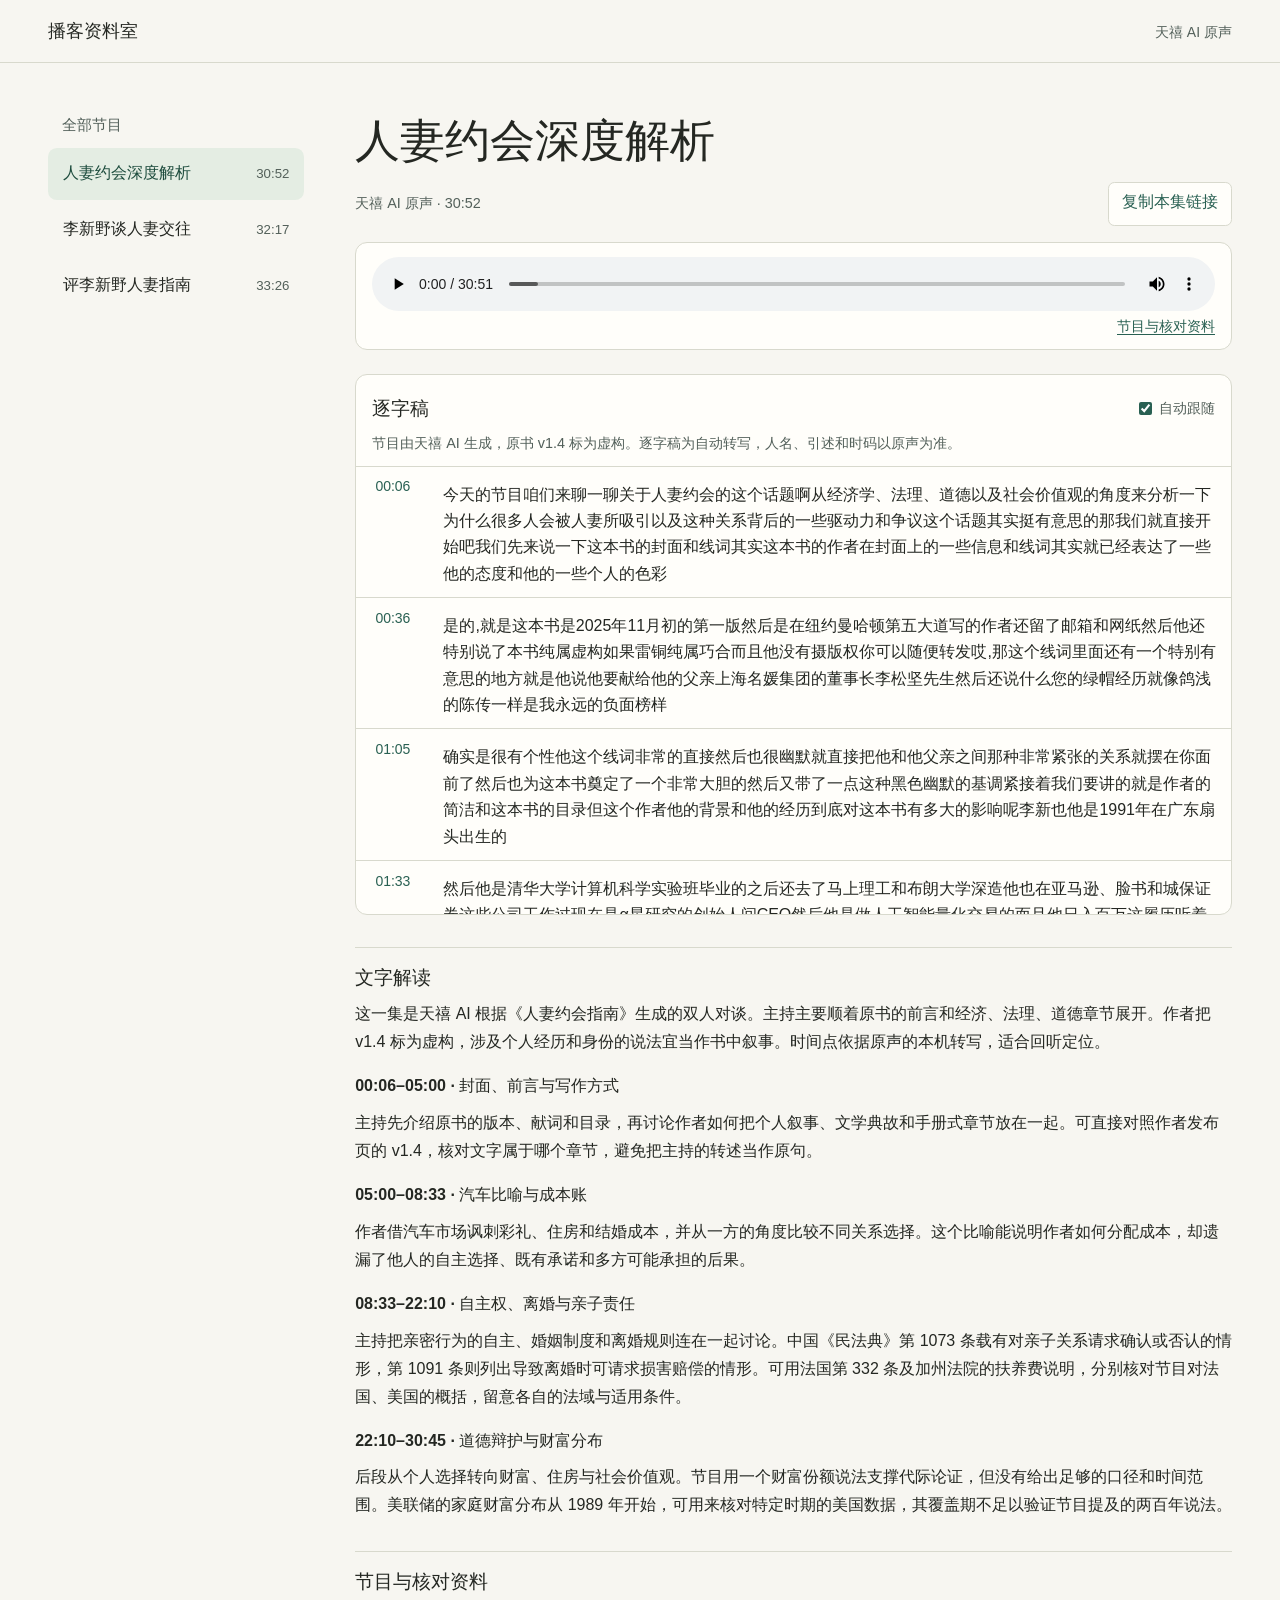
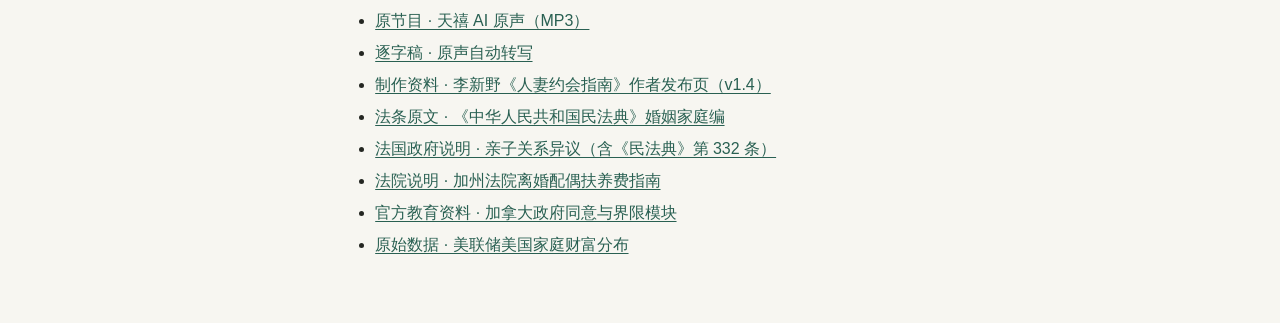
<file: docs/s/f5447524daa84daaaff2d1b8a7dc8943/index.html>
<!doctype html>
<html lang="zh-CN">
<head>
  <meta charset="utf-8">
  <meta name="viewport" content="width=device-width, initial-scale=1">
  <meta name="description" content="这一集是天禧 AI 根据《人妻约会指南》生成的双人对谈。主持主要顺着原书的前言和经济、法理、道德章节展开。作者把 v1.4 标为虚构，涉及个人经历和身份的说法宜当作书中叙事。时间点依据原声的本机转写，适合回听定位。">
  <meta property="og:type" content="website">
  <meta property="og:title" content="人妻约会深度解析 · 播客资料室">
  <meta property="og:url" content="https://zhanghaoquan631.github.io/tianxi-podcasts/s/f5447524daa84daaaff2d1b8a7dc8943/">
  <meta property="og:description" content="这一集是天禧 AI 根据《人妻约会指南》生成的双人对谈。主持主要顺着原书的前言和经济、法理、道德章节展开。作者把 v1.4 标为虚构，涉及个人经历和身份的说法宜当作书中叙事。时间点依据原声的本机转写，适合回听定位。">
  <link rel="canonical" href="https://zhanghaoquan631.github.io/tianxi-podcasts/s/f5447524daa84daaaff2d1b8a7dc8943/">
  <link rel="stylesheet" href="../../assets/programs.css">
  <script defer src="../../assets/player.js?v=share-links"></script>
  <title>人妻约会深度解析 · 播客资料室</title>
</head>
<body>
  <a class="skip" href="#episode">跳到本集</a>
  <header class="masthead">
    <div class="masthead-inner"><a href="../../">播客资料室</a><span>天禧 AI 原声</span></div>
  </header>
  <div class="layout">
    <nav class="catalog" aria-labelledby="catalog-heading">
      <h2 id="catalog-heading">全部节目</h2>
      <ul><li><a href="../../s/f5447524daa84daaaff2d1b8a7dc8943/" aria-current="page"><span>人妻约会深度解析</span><small>30:52</small></a></li><li><a href="../../s/f7a56afda58a0027d51d845aa773e0fd/"><span>李新野谈人妻交往</span><small>32:17</small></a></li><li><a href="../../s/fe40790b7fea68a1d87e7194bf52522b/"><span>评李新野人妻指南</span><small>33:26</small></a></li></ul>
    </nav>
    <main id="episode">
      <header class="episode-header">
        <h1>人妻约会深度解析</h1>
        <div class="episode-actions">
          <span>天禧 AI 原声 · 30:52</span>
          <button class="share js-only" type="button" id="share">复制本集链接</button>
        </div>
        <div class="share-fallback" id="share-fallback" hidden>
          <label for="share-url">本集链接</label>
          <input id="share-url" readonly value="https://zhanghaoquan631.github.io/tianxi-podcasts/s/f5447524daa84daaaff2d1b8a7dc8943/">
        </div>
        <p id="share-status" class="status" role="status"></p>
      </header>
      <section class="player" aria-label="节目播放">
        <audio controls preload="metadata" aria-label="人妻约会深度解析" data-position-path="/tianxi-podcasts/dating-in-depth/">
          <source src="../../media/dating-in-depth.mp3" type="audio/mpeg">
          <a href="../../media/dating-in-depth.mp3">打开原声</a>
        </audio>
        <div class="player-footer">
          <p id="audio-status" role="status"></p>
          <a href="#references">节目与核对资料</a>
        </div>
      </section>
      <section class="transcript" id="transcript" aria-labelledby="transcript-heading">
        <header class="section-header">
          <h2 id="transcript-heading">逐字稿</h2>
          <label class="follow js-only"><input type="checkbox" id="follow" checked> 自动跟随</label>
        </header>
        <p class="caption">节目由天禧 AI 生成，原书 v1.4 标为虚构。逐字稿为自动转写，人名、引述和时码以原声为准。</p>
        <ol aria-label="带时间点的逐字稿"><li data-time="6"><button type="button" class="time js-only" aria-label="跳到 00:06">00:06</button><noscript><span class="time">00:06</span></noscript><p>今天的节目咱们来聊一聊关于人妻约会的这个话题啊从经济学、法理、道德以及社会价值观的角度来分析一下为什么很多人会被人妻所吸引以及这种关系背后的一些驱动力和争议这个话题其实挺有意思的那我们就直接开始吧我们先来说一下这本书的封面和线词其实这本书的作者在封面上的一些信息和线词其实就已经表达了一些他的态度和他的一些个人的色彩</p></li>
<li data-time="36"><button type="button" class="time js-only" aria-label="跳到 00:36">00:36</button><noscript><span class="time">00:36</span></noscript><p>是的,就是这本书是2025年11月初的第一版然后是在纽约曼哈顿第五大道写的作者还留了邮箱和网纸然后他还特别说了本书纯属虚构如果雷铜纯属巧合而且他没有摄版权你可以随便转发哎,那这个线词里面还有一个特别有意思的地方就是他说他要献给他的父亲上海名媛集团的董事长李松坚先生然后还说什么您的绿帽经历就像鸽浅的陈传一样是我永远的负面榜样</p></li>
<li data-time="65"><button type="button" class="time js-only" aria-label="跳到 01:05">01:05</button><noscript><span class="time">01:05</span></noscript><p>确实是很有个性他这个线词非常的直接然后也很幽默就直接把他和他父亲之间那种非常紧张的关系就摆在你面前了然后也为这本书奠定了一个非常大胆的然后又带了一点这种黑色幽默的基调紧接着我们要讲的就是作者的简洁和这本书的目录但这个作者他的背景和他的经历到底对这本书有多大的影响呢李新也他是1991年在广东扇头出生的</p></li>
<li data-time="93"><button type="button" class="time js-only" aria-label="跳到 01:33">01:33</button><noscript><span class="time">01:33</span></noscript><p>然后他是清华大学计算机科学实验班毕业的之后还去了马上理工和布朗大学深造他也在亚马逊、脸书和城保证券这些公司工作过现在是α星研究的创始人间CEO然后他是做人工智能量化交易的而且他日入百万这履历听着确实不一般怪不得他写的东西都带着这种理科生的那种犀利和自信而且他从06年开始写中文博客</p></li>
<li data-time="122"><button type="button" class="time js-only" aria-label="跳到 02:02">02:02</button><noscript><span class="time">02:02</span></noscript><p>写了将近20年然后他的文章以观点稀利幽默著称他的代表作《我的父亲李宗坚》又名三脸是收录在这本书的《附录》里面的了解了那这个书的目录结构是怎么能够体现出作者的这种独特的思路和关注点的呢?就这个目录它其实分得特别清楚比如说它会专门分章节讲为什么要和人妻交往然后怎么让人妻爱上你还有和人妻的性生活</p></li>
<li data-time="148"><button type="button" class="time js-only" aria-label="跳到 02:28">02:28</button><noscript><span class="time">02:28</span></noscript><p>然后怎么和苦主去处理冲突最后还有超越人妻以及结语然后包括还有一些附录比如说他自己的一些短文的精玄还有名媛楼盘的一览这个目录就感觉他这个结构特别的完整而且特别细致而且他不光是有理论他还有很多这种操作的方法然后包括他自己的一些经历他也会有一些这种反思和总结他把这个东西从法理到道德到心理到实践</p></li>
<li data-time="178"><button type="button" class="time js-only" aria-label="跳到 02:58">02:58</button><noscript><span class="time">02:58</span></noscript><p>他全部都串起来了那咱们来谈谈这个前沿部分就是这个作者在写这本书的时候他到底是想要营造一个什么样的风格然后他又参考了哪些文学的经典他其实一开始就很明确的说他不想让这本书只是一个干巴巴的操作手册他想要超越戈德的少年维特的烦恼和菲斯基拉德的了不起的盖斯比他甚至还提到就是拿破轮曾经把少年维特的烦恼读了七遍</p></li>
<li data-time="204"><button type="button" class="time js-only" aria-label="跳到 03:24">03:24</button><noscript><span class="time">03:24</span></noscript><p>然後蓋茨比是現在美國高中生的必讀書他希望他的這本手冊也能夠有這種經典的份量但是他本身又是一個頂級的程序員又是一個信息學奧賽的全國第二名所以他是不是會用這種寫代碼的這種邏輯來寫這本書呢</p></li>
<li data-time="220"><button type="button" class="time js-only" aria-label="跳到 03:40">03:40</button><noscript><span class="time">03:40</span></noscript><p>对,他其实说的很清楚他说他可以把这本书写得像《C语言代码》一样严谨一个分号都不出错但是他觉得那样就太枯燥了所以他想要在这个操作手册里面加入一些故事情节和个人情感让这个书读起来更有色彩更有温度那作者在写这本书的时候他自己的那些经历他自己的那些回忆到底是怎么影响了这本书的内容和风格的呢?就是2021年的时候</p></li>
<li data-time="247"><button type="button" class="time js-only" aria-label="跳到 04:07">04:07</button><noscript><span class="time">04:07</span></noscript><p>他判断中国的房地产有崩盘所以他把他在北京新河湾3000多万的房子挂出去出售然后他就跑到深圳去找他做外贸的朋友想要把这个人民币汇出去去投美国的科技股结果呢他就重新联系上了他的那个已经结婚了的初恋女友郭菊阳这个真的是非常的戏剧化这个经历真的是完全就可以写进小说里面了</p></li>
<li data-time="272"><button type="button" class="time js-only" aria-label="跳到 04:32">04:32</button><noscript><span class="time">04:32</span></noscript><p>然后他就说他在深圳的那个欢乐海岸的星巴克甄选里面他说他望着郭居扬的眼睛发誓一定要夺回他被夺走的一切然后几个月之后呢郭居扬就跪在那个白石洲的出租屋里面求他在他里面所以这些个人的情感和故事他是怎么变成这个书里面的内容呢他其实就是把这些细节用案例和故事的方式穿插到了他的这个操作手册里面所以他就会让这个</p></li>
<li data-time="300"><button type="button" class="time js-only" aria-label="跳到 05:00">05:00</button><noscript><span class="time">05:00</span></noscript><p>本来是一个非常理性的像是一个AI工程师写的一个操作指南一下子就有了文学色彩,也有了更多的情感共鸣我们现在就要进入到第二章了就是为什么要与人妻交往,就是经济学分析那这个作者为什么会用汽车来比喻男女关系然后他这个比喻到底想要接受一些什么样的现实问题他这个比喻其实还挺直接的,就是他说有一些女人就像是汽车</p></li>
<li data-time="327"><button type="button" class="time js-only" aria-label="跳到 05:27">05:27</button><noscript><span class="time">05:27</span></noscript><p>有武林红光,有坦克三百,有风天花冠,还有奔驰SG然后呢,她说男人对于女人的这个需求就像是开车你可以买新车,可以买二手车,可以租车,可以打车,甚至可以拼车然后她说与人妻交往就像是你直接去隔壁老王家把他们家的汽车开走了这个比喻还挺直白的然后也挺容易让人联想到现在男女关系的一些现实的困境</p></li>
<li data-time="353"><button type="button" class="time js-only" aria-label="跳到 05:53">05:53</button><noscript><span class="time">05:53</span></noscript><p>对,它其实就是在说现在这个中国和西方国家的男女关系就像是一个极其混乱而低效的汽车市场它说新车销售价越来越高就像财理动不动就是几十万然后买房加名的话可能就是几百万甚至上千万然后九席也要几万几十万然后在这之前还有一个很长的考验期这个考验期也是要花钱的作者是怎么用这个汽车市场的比喻来揭露这个现代的婚姻和恋爱里面的经济陷阱和风险的</p></li>
<li data-time="382"><button type="button" class="time js-only" aria-label="跳到 06:22">06:22</button><noscript><span class="time">06:22</span></noscript><p>他说,你以为你花了这么多钱终于买到了一辆新车结果人家给你的是一个爆钢爆胎过的二手车甚至是一个事故车然后做了一下本金就按照新车的价格卖给你了这个真的是就很有那种现实的讽刺意味然后他还说你要是发现了这个猫腻你想要去理论他们还会倒打一耙给你扣一个什么新车情节的帽子</p></li>
<li data-time="409"><button type="button" class="time js-only" aria-label="跳到 06:49">06:49</button><noscript><span class="time">06:49</span></noscript><p>然后还会跟你说什么二手车开起来和新车一样甚至还会说什么真正优秀的赛车手不会嫌弃二手车之类的话这么看来就是连花钱买都没有办法让人安心的是吧更觉得是他说你这个花钱买完车你开了两个月结果某天回家车没了然后你的手机收到一张离婚协议书叫你签名</p></li>
<li data-time="433"><button type="button" class="time js-only" aria-label="跳到 07:13">07:13</button><noscript><span class="time">07:13</span></noscript><p>你只能去小红书发一篇笔记问有没有靠谱的北京、上海、深圳离婚律师推荐?然后证闻就是结婚两个月,老婆拿走78万财李找某知乎理性大V在境外购入一个比特币转走了然后要求分走北京新河湾或者上海谈公或者深圳波托菲诺淳水岸的6000万豪宅折腺3000万现金哎,这个作者为什么会觉得在经济层面上跟人妻交往是最划算的</p></li>
<li data-time="463"><button type="button" class="time js-only" aria-label="跳到 07:43">07:43</button><noscript><span class="time">07:43</span></noscript><p>他说其实现在很多人你要出行你都不敢买车了你就想打车想租车结果你一打车你就被拘留了拘留的时候还有说一堆你听不懂的话什么你打车是侵犯汽车权益侵犯汽车尊严误化汽车了还有一些车出售的时候说是自驾车结果被司机强迫出来开网约车了等等所以他就说睡别人老婆才是最划算的错了没错他就是说因为购车款财理别人出</p></li>
<li data-time="493"><button type="button" class="time js-only" aria-label="跳到 08:13">08:13</button><noscript><span class="time">08:13</span></noscript><p>然后房贷、车贷、别人出车贤、医疗保险、别人出你就只要负责去享受就行了就算不小心搞大了人妻的肚子还有铁律、冒法都抵不用负责而且一切完全合法也符合现代价值观那为什么作者会说跟有钱人的老婆交往是一个特别划算的事情呢</p></li>
<li data-time="513"><button type="button" class="time js-only" aria-label="跳到 08:33">08:33</button><noscript><span class="time">08:33</span></noscript><p>因为有钱人的老婆一般都是我们一般无法负担的起的昂贵美女但是当他们成为人妻之后按照这本指南操作可能不花钱直接享用在这个时代本来专属有钱人的美女还有什么比睡有钱人老婆更快乐的事情呢?确实紧接着我们就要来谈谈法理分析了为什么作者会说不要相信这些中国平台上的律师的普法视频呢?他说他虽然不是律师但是他的法律能力绝对超过绝大多数律师</p></li>
<li data-time="543"><button type="button" class="time js-only" aria-label="跳到 09:03">09:03</button><noscript><span class="time">09:03</span></noscript><p>他曾经起诉美国总统在美国联邦法院和美国联邦检察官辩论不战下风而且更重要的是他在这里说的绝对是真话实话哦 那他这么说其实是在提醒大家不能随便相信网络上的一些法律解读是的 他说不要相信抖音等任何中国的平台的所有的律师普法视频他说你要去了解法律你只能老老实实地去看法条和判例</p></li>
<li data-time="572"><button type="button" class="time js-only" aria-label="跳到 09:32">09:32</button><noscript><span class="time">09:32</span></noscript><p>虽然中国不是判立法国家但是从判立的分布可以倒推法院对法条解读方式的概率分布那是不是说这些平台的普法内容其实是被严格控制的对,因为中国大陆的平台对于这种普法视频的审核标准只有一个就是维稳就是只要能达到维稳的目的律师胡言乱语的视频也是可以发出来了</p></li>
<li data-time="594"><button type="button" class="time js-only" aria-label="跳到 09:54">09:54</button><noscript><span class="time">09:54</span></noscript><p>而如果一个律师他仅仅是讲述一个真实的叛律但只要这个叛律不利于维稳也可能立刻被删比如说中国有很多女的结婚后不让碰然后几个月甚至几天后就跑路离婚然后财理一分不退的案例但是你如果要在抖音讲这些案例是发不出来的所以如果你靠抖音而不是法条或者科学取样出来的案例你是无法了解到真实的法律的所以作者他是怎么来论证人妻出轨</p></li>
<li data-time="623"><button type="button" class="time js-only" aria-label="跳到 10:23">10:23</button><noscript><span class="time">10:23</span></noscript><p>和人妻与第三者约会是合法的呢?她说其实在中国和所有西方国家人妻婚内出轨都是合法的然后这个出轨合法的核心就在于女人有着完全的性自主权和生育自主权无论你是女人的父母、男朋友、配偶、情人、子女、阿洪、校长、老板、党支部书记你都没有权利强制干预任何一个女人的身体自由和生育自由那这么说的话</p></li>
<li data-time="653"><button type="button" class="time js-only" aria-label="跳到 10:53">10:53</button><noscript><span class="time">10:53</span></noscript><p>比如说像包办婚姻或者说强迫妻子发生性行为这些东西都是违法的没错没错他说包办婚姻丈夫强制要求妻子性爱生育之类的行为是百分之百违法的行为甚至可以判定为属于强奸罪强奸未遂之类的严重暴力犯罪那如果说像郭居扬他这种情况说他是被他爸邪魄结婚的那按照中国的法律</p></li>
<li data-time="680"><button type="button" class="time js-only" aria-label="跳到 11:20">11:20</button><noscript><span class="time">11:20</span></noscript><p>他的老公和他爸会有什么样的惩罚呢?他说郭菊阳说服我跟他上床的时候他说过他结婚是被他爸协迫的然后他内心最爱的其实是我那如果他没有做伪证的话按照中华人民共和国法律他老公应该是犯了强奸罪然后是要判三年以上十年以下有期徒刑的然后他爸是属于强奸罪的供犯是要判一年以上三年以下有期徒刑的</p></li>
<li data-time="708"><button type="button" class="time js-only" aria-label="跳到 11:48">11:48</button><noscript><span class="time">11:48</span></noscript><p>但是如果郭居扬是做伪证的话那他是要判三年以下有期徒刑或者拘役的为什么他会觉得黄毛和人妻约会这个事情是完全合法的呢他说因为在中国和所有西方国家黄毛和人妻约会都是合法的这个核心就在于一个妇女是有完全的身体自主权的也就是说一个妇女的阴道和子功都不是任何人的所有物</p></li>
<li data-time="738"><button type="button" class="time js-only" aria-label="跳到 12:18">12:18</button><noscript><span class="time">12:18</span></noscript><p>不是父亲的,也不是配偶的,更不是网友的那就是说人气是可以完全自由的去选择自己的行为然后去追求自己的幸福对,他说黄毛和人妻约会不侵犯任何人的任何法律保护的权益反而黄毛给人妻提供了在婚内无法体验的快乐体验给别人带来了额外的收益也就是任何人都没有对人妻身体的占有权</p></li>
<li data-time="766"><button type="button" class="time js-only" aria-label="跳到 12:46">12:46</button><noscript><span class="time">12:46</span></noscript><p>支配权但是人妻有着百分之百追求自己幸福的权利所以黄毛和人妻约会也是完全合法的如果说这个黄毛和人妻约会是合法的那苦主有没有权利去对他们进行暴力或者说控制呢他说前面说的黄毛和人妻交往约会是完全合法的那自然苦主也是没有任何权利对人妻或者黄毛进行任何暴力行为哦那这个生命权和健康权</p></li>
<li data-time="795"><button type="button" class="time js-only" aria-label="跳到 13:15">13:15</button><noscript><span class="time">13:15</span></noscript><p>是比這個所謂的忠實義務要更重要的嗎沒錯他說黃毛與人妻的生命權和健康權比人妻的性自主權還要高更不用說苦主對人妻的幻想中不存在的控制權苦主對黃毛和人妻並不存在對其他人不存在的施暴的權利那如果說苦主發現了這個事情之後他對人妻實施了暴力那在法律上會有什麼後果他說雖然中國婚姻法規定</p></li>
<li data-time="825"><button type="button" class="time js-only" aria-label="跳到 13:45">13:45</button><noscript><span class="time">13:45</span></noscript><p>夫妻之间有忠实义务但是这种义务仅仅是原则性的即使违反了也只是在离婚的时候多判一点财产而这儿的优先级其实是属于最后的所以这个施暴的后果比这个违反忠实义务要严重的多吗是的,他说最高人民法院的司法解释说明任何人无法仅仅依靠忠实义务进行违权各种判立也是一直遵循这种原则各种离婚判立如果苦主对出轨的人妻施暴</p></li>
<li data-time="854"><button type="button" class="time js-only" aria-label="跳到 14:14">14:14</button><noscript><span class="time">14:14</span></noscript><p>在离婚中家庭暴力的重要程度远远大于所谓违反中时义务财产分割都会偏向于女方这个性自由的历史根基和这个婚姻的法律起源就为什么说人妻和黄毛约会的这个合法性是一个在历史上甚至在全球范围内都被确立下来的一个原则呢他说其实无论是在中国还是美国还是在其他的西方国家这个黄毛和人妻约会的这个合法性</p></li>
<li data-time="884"><button type="button" class="time js-only" aria-label="跳到 14:44">14:44</button><noscript><span class="time">14:44</span></noscript><p>其实它的根基就是身体和性爱的自主权这个是经过了法国大革命美国的独立战争美国的南北战争还有巴黎公社辛亥革命俄国的石越革命然后二战的反法西斯战争中国的解放战争以及美国的民权运动是经过了这么多的革命之后才在全球范围内确立下来的一个基本的原则所以这个性自由它其实是被写进了文明国家的立国根基里面的它说</p></li>
<li data-time="913"><button type="button" class="time js-only" aria-label="跳到 15:13">15:13</button><noscript><span class="time">15:13</span></noscript><p>法国大革命的人权宣言里面直接就写了人生而自由然后中国1950年的第一部法律就是婚姻法然后当时毛主席专门称赞说这是一部普遍性仅次于宪法的根本大法所以就说这种女性的解放和自由以及人妻约会的合法性是被写在宪法里面的甚至是被写在所有文明国家的立国根基里面的法律的保护是来源于最底层的</p></li>
<li data-time="943"><button type="button" class="time js-only" aria-label="跳到 15:43">15:43</button><noscript><span class="time">15:43</span></noscript><p>除非在经历一场二战水平烈度的战争不可能有所改变那这个中国古代的婚姻和现在我们的婚姻到底有没有什么法律或者道德上的传承关系其实没有,它说中国古代的婚姻制度在现在的中国已经在文化上、法律上、道德上都已经完全断绝了除了我们还在使用婚姻这两个字之外</p></li>
<li data-time="967"><button type="button" class="time js-only" aria-label="跳到 16:07">16:07</button><noscript><span class="time">16:07</span></noscript><p>其實跟現在的婚姻沒有什麼關係那現在這個我們所熟知的這個婚姻制度它是怎麼發展來的他說其實無論是在東亞還是西方現在的婚姻制度都是源自於中世紀的天主教的婚姻制度就是一夫一妻制然後婚姻必須基於愛情而且這種愛情不只是現在的建設起義發情而是一種神聖的感情也就是夫妻雙方對對方都需要像愛上帝一樣全身心地愛對方</p></li>
<li data-time="995"><button type="button" class="time js-only" aria-label="跳到 16:35">16:35</button><noscript><span class="time">16:35</span></noscript><p>夫妻双方都不能和配偶以外的其他人有性行为谢读婚姻相当于读神然后在中世纪的天主教的婚姻制度下面离婚基本上都是不被允许的天主教中这种夫妻之间的爱情是高于反眼和后代的甚至婚姻本身和反眼后代无关所以即使无子嗣也不能离婚那这个16世纪的英国国王亨利巴士他到底是怎么改变了婚姻的走向的呢他说</p></li>
<li data-time="1024"><button type="button" class="time js-only" aria-label="跳到 17:04">17:04</button><noscript><span class="time">17:04</span></noscript><p>到了十六世纪英国国王亨利巴士就是那个娶了六个老婆砍了两个老婆的杀妻狂魔他为了能够随意的离婚换老婆所以他就脱离了天主教会创立了英国国教会让自己成为英国国教会的元首自此英国的婚姻制度就成为了一个可以随意离婚的天主教室婚姻就说这种新教的婚姻制度是怎么慢慢的扩散到全世界包括中国的</p></li>
<li data-time="1054"><button type="button" class="time js-only" aria-label="跳到 17:34">17:34</button><noscript><span class="time">17:34</span></noscript><p>他说这种新教室婚姻制度其实就是这种临时补丁式的可离婚式天主教婚姻随着西方文化的全球扩张慢慢地占领了全世界包括中国这种过度性的婚姻制度其实很可笑就是你可以随便多次更换配偶但是在两次更换的中间你要像爱上帝一样全身心地爱你的配偶这本身就是违反理智和博弈论的一种可笑的制度</p></li>
<li data-time="1080"><button type="button" class="time js-only" aria-label="跳到 18:00">18:00</button><noscript><span class="time">18:00</span></noscript><p>那這個性自主權和出軌合法的觀念是怎麼融入到現代的婚姻制度裡面的呢他說這個性自主權和出軌合法的觀念其實隨著法國大革命、十月革命、中國革命作為一個高於婚姻的人權概念被各國所接受這樣又進入了一種比較合理的制度就是無論是否結婚、性行為和生育都不能違反女性的自由如此一來自由主義的邏輯又完全自洽了</p></li>
<li data-time="1108"><button type="button" class="time js-only" aria-label="跳到 18:28">18:28</button><noscript><span class="time">18:28</span></noscript><p>然後關於離婚和這個所謂的鐵律冒法就是這個離婚法律背後的這個天主教的色彩是不是在中西方都有體現是的他說其實各國的離婚法律法律精神的基礎還是基於那一套可離婚的天主教的一夫一妻制然後中國的婚姻和離婚制度在這個天主教的基礎上又加上了一套計劃生育的道德觀就是生育越多越邪惡生育越少越光榮</p></li>
<li data-time="1137"><button type="button" class="time js-only" aria-label="跳到 18:57">18:57</button><noscript><span class="time">18:57</span></noscript><p>所以在現在中國那種沒有生育的愛情婚姻是最偉大的那有沒有什麼具體的例子可以說明中國現在最被推崇的愛情是一個什麼樣的愛情呢?他說比如說最偉大最正式正確的中國的愛情故事就是李宋堅和林菲菲的愛情故事一個億萬富豪愛上一個二婚代男孩的女人然後為了愛情結合億萬富豪把一套5億的譚公別墅送給了這個女人</p></li>
<li data-time="1164"><button type="button" class="time js-only" aria-label="跳到 19:24">19:24</button><noscript><span class="time">19:24</span></noscript><p>之后这个二婚带男孩的女人又因为爱情爱上了一个保安队长然后勇敢的追求爱情和富豪离婚和保安队长私奔追求爱情去那美国和中国在离婚的时候对于善养费还有这个子女扶养费的判决背后的逻辑到底有什么不一样其实理解了现代中国和西方婚姻的天主教背景也就很好理解中国和西方的离婚制度了他说就是只要一结婚妻子都是丈夫的神不管多久离婚</p></li>
<li data-time="1194"><button type="button" class="time js-only" aria-label="跳到 19:54">19:54</button><noscript><span class="time">19:54</span></noscript><p>不管有没有小孩不管妻子有没有出轨只要丈夫比妻子富有只要丈夫收入比妻子高都需要大出血所以美国这个Elemonie也就是离婚善养费它的核心的目的是什么他说在美国有一种制度叫做Elemonie可以翻译为离婚善养费类似中国的离婚扶养费Elemonie的出发点是如果没离婚那么丈夫的收入都是妻子的为了保证公平离婚后</p></li>
<li data-time="1221"><button type="button" class="time js-only" aria-label="跳到 20:21">20:21</button><noscript><span class="time">20:21</span></noscript><p>高收入的丈夫必须向高收入的妻子支付收入的一部分保证妻子不会因为丈夫主动离婚而降低生活水平当然美国的法律制度还是很注重男女平等的如果妻子收入高于丈夫也是一样那这个子女抚养费和这个离婚的财产分割还有这个Alemony之间有什么区别她说这个生育子女血缘在这个天主教和基督心教的婚姻制度里面是无关紧要的</p></li>
<li data-time="1250"><button type="button" class="time js-only" aria-label="跳到 20:50">20:50</button><noscript><span class="time">20:50</span></noscript><p>所以子女抚养费大部分时候都低于离婚、财产分割、甚至Elemonie而妻子婚内出轨生下的小孩默认也是丈夫的儿子然后丈夫也是有必要一直支付抚养费的那为什么作者会说法国和中国关于这个父亲的抚养责任的法律他会用铁绿帽法来形容呢?他说在美国的这个法律体系下面虽然这个绿帽是默认的</p></li>
<li data-time="1276"><button type="button" class="time js-only" aria-label="跳到 21:16">21:16</button><noscript><span class="time">21:16</span></noscript><p>但是丈夫如果不想认这个婚内非生物学子女的话他是可以提起亲子鉴定的,然后声明脱离父子关系但是在法国,男性是无权脱离婚内妻子出轨所产下子女的父子关系的必须一直支付抚养费这就是我称为的铁律冒法像满清的铁帽子王一样,永远也摘不下那中国在这方面的法律具体是怎么规定的呢?他说,中国也是实行铁律冒法</p></li>
<li data-time="1304"><button type="button" class="time js-only" aria-label="跳到 21:44">21:44</button><noscript><span class="time">21:44</span></noscript><p>只不过在铁律冒法之上实行霍西尼法就是婚内妻子出轨生下的非亲生子女或者是嫉子嫉女在离婚之后男性也是有抚养义务的但是在中国特色霍西尼下如果男方非常坚定严正抗议或者舆论反铺比较大法院会通过离婚财产分割偏向等方式补偿男方也就是说任何一个进入婚姻的男人</p></li>
<li data-time="1330"><button type="button" class="time js-only" aria-label="跳到 22:10">22:10</button><noscript><span class="time">22:10</span></noscript><p>最好掂量一下自己在法院的能量和对戴绿帽帮别人养小孩的接受程度因为中国默认是实行铁绿帽法好的,我们紧接着来看一下道德分析就是为什么作者会认为跟人妻交往其实是有道德上的合理性的甚至是对于社会公平的一种推动他说其实通过前面的各种分析与人妻交往的道德性也是显然的了就是很大一部分单身男性因为这个结婚的成本太高了</p></li>
<li data-time="1360"><button type="button" class="time js-only" aria-label="跳到 22:40">22:40</button><noscript><span class="time">22:40</span></noscript><p>甚至連性生活都沒有但是他們是有權利去用一個合法的方式來滿足自己的生理需求的那這麼說的話這種關係是不是也讓一些在婚姻裡面很痛苦的女性獲得了解脫和快樂是的他說其實很多女人在婚姻生活中是很痛苦的他們因為害怕一些過時的法律不支持的不合時宜的傳統頂著自相矛盾的道德被迫和一個不喜歡的男人在一起生活</p></li>
<li data-time="1388"><button type="button" class="time js-only" aria-label="跳到 23:08">23:08</button><noscript><span class="time">23:08</span></noscript><p>而如果人妻能和黄毛交往他们也能够很快乐所以他觉得我们和人妻交往约会又有什么道德缺陷呢为什么作者会觉得跟有钱人的老婆交往是更没有道德负担的呢他说如果我们找的是有钱人的老婆那就更没有道德缺陷了因为在这个所谓自由市场经济的时代是一个权力和资本勾结的时代有钱人老人他们垄断了所有的社会资源</p></li>
<li data-time="1416"><button type="button" class="time js-only" aria-label="跳到 23:36">23:36</button><noscript><span class="time">23:36</span></noscript><p>年轻男性读书、工作、创造了科技、互联网、AI等所有的财富却被中老年男人和富二代们夺去了绝大部分的收益踩在我们的身体上占有了所有的女人然后还反过头来跟我们说要继续奋斗所以他是把这种关系当成了一种对社会资源分配不公的反击没错没错他说美国皮尤研究中心研究表明</p></li>
<li data-time="1440"><button type="button" class="time js-only" aria-label="跳到 24:00">24:00</button><noscript><span class="time">24:00</span></noscript><p>现在美国35岁以下的年轻人占有社会财富总量的比例一直在刷新美国200多年历史的最低点而中国、日本、欧洲也无不如此在这种几百年来对年轻人最不公平的社会之中通过伟大的爱情对有钱人的老婆进行再分配是再正义不过的事情那作者是怎么分析中国现代的价值观的</p></li>
<li data-time="1465"><button type="button" class="time js-only" aria-label="跳到 24:25">24:25</button><noscript><span class="time">24:25</span></noscript><p>他怎么看待这个自由主义和这个传统的儒家思想在这个法律体系和社会现实当中的体现的他说其实前面的法理和道德分析用的是中国和西方法律上实质的现代自由主义自由主义即使实际落地可能会造成一些问题但是至少是逻辑自洽的比如说中学生可以随便恋爱上床人妻也能随便出轨而儒家思想</p></li>
<li data-time="1491"><button type="button" class="time js-only" aria-label="跳到 24:51">24:51</button><noscript><span class="time">24:51</span></noscript><p>其实逻辑也是自洽的比如说中学生15岁的七夕节出花园过后就可以结婚了这个所谓的保禁部手在现在的中国社会到底都有哪些具体的表现呢?他说其实在中国现在的主流的所谓的政治正确的价值观其实是一种极端保守的拥护大约100年前的进步主义就是他说的保禁部手</p></li>
<li data-time="1515"><button type="button" class="time js-only" aria-label="跳到 25:15">25:15</button><noscript><span class="time">25:15</span></noscript><p>这个进步主义其实是中华农民烈化版的普鲁式纳粹总体战价之关妇女解放反而是附带无论男女都要放弃一切的感情、娱乐甚至要放弃家庭生活和声誉要把一切都投入到工业发展和中华民族的伟大复星当中那样的话听起来好像社会生活的很多方面都被压抑和管控了是的比如说需要封禁索尼PS2游戏机需要禁止早恋</p></li>
<li data-time="1544"><button type="button" class="time js-only" aria-label="跳到 25:44">25:44</button><noscript><span class="time">25:44</span></noscript><p>需要禁止一切和高考无关的东西需要计划生育所有现实生活中无穷的苦都是靠承诺的幸福的彼岸来支撑的你想想你高考前是不是有了无数的彼岸天堂的承诺和地域的恐吓和世间所有邪教又有何区别理论上这种普鲁士纳粹式的进步主义叙事需要通过一场总体战获得超额的收益否则一整代人就白白牺牲了</p></li>
<li data-time="1571"><button type="button" class="time js-only" aria-label="跳到 26:11">26:11</button><noscript><span class="time">26:11</span></noscript><p>最後文化停滯,全民創傷集體爆發人口血崩民族消亡那作者是怎麼看待中國現在這種拜金主義、拜物主義和過去的那種普魯士價值觀之間的聯繫他說其實幾十年前之後,隨著所有的理想和信念的消亡這個普魯士的價值觀就繼續墮落到了全世界最低劣的拜金主義、拜物主義的價值觀什麼精神追求都是政治錯誤的那麼那些沒有堅持的人</p></li>
<li data-time="1599"><button type="button" class="time js-only" aria-label="跳到 26:39">26:39</button><noscript><span class="time">26:39</span></noscript><p>也就只剩崇拜金钱了所以这种价值观念的变化是不是已经渗透到了日常的性别关系和个人的选择当中他说在结合普鲁士价值观双重恶心禁止早恋禁止娱乐计划生育不是为了伟大复兴也不是为了对美日俄的复仇总体战而是为了金钱这种价值观也迅速让上上下下全体腐化到现在为止中国女人任军郭菊阳</p></li>
<li data-time="1627"><button type="button" class="time js-only" aria-label="跳到 27:07">27:07</button><noscript><span class="time">27:07</span></noscript><p>也就是可以牺牲一切,十分努力的用身体换取金钱的奋斗机而中国男人则是人均相信赢了会所嫩磨的奋斗嫖客了那作者是怎么用这个北京的朋友和这个18岁的湖南的妓女的故事来揭示现在这个社会当中的一些现实和价值观呢呢她说,我有一个在北京微软工作的朋友</p></li>
<li data-time="1648"><button type="button" class="time js-only" aria-label="跳到 27:28">27:28</button><noscript><span class="time">27:28</span></noscript><p>曾经在北京多次重复飘溯一个湖南省出生的18岁妓女当时正值房产泡沫时期每一次需要5000人民币有一天事后她抱着湖南机像所有的男人一样开始劝鸡从粮她忍不住询问她长得这么漂亮怎么沦落到北京坐机呢她很认真的回答她这么努力是为了在北京买房为了有一个自己的家哦这个细节真的是让人特别震撼</p></li>
<li data-time="1677"><button type="button" class="time js-only" aria-label="跳到 27:57">27:57</button><noscript><span class="time">27:57</span></noscript><p>就是他把自己的身體和這個買房的夢想緊緊的綁在了一起沒錯沒錯他說他開始算起來每一次接客被中介抽水後可以賺三千多塊然後趁年輕漂亮一天努力多接幾單幹到26、37歲就能夠在北京買到一套一千萬左右的房子了說完作者朋友為他努力做基於買房的愛國行為感動萬分決定再操他一次經過這麼一輪交心的交談他們兩人又幹得更用力了</p></li>
<li data-time="1706"><button type="button" class="time js-only" aria-label="跳到 28:26">28:26</button><noscript><span class="time">28:26</span></noscript><p>作者朋友沉浸在18岁湖南基诱人的肉体之中而湖南基离在北京买房的梦想又进了一步这就是美好的爱情吧那作者是怎么通过他和郭居扬的这个经历来展现出现在这个社会当中的一些价值观的呢他说2021年的时候他第一次在深圳约郭居扬出来然后郭居扬一见面就开始炫耀他在这个波托菲诺淳水岸15期四栋的那套价值六千多万的豪宅</p></li>
<li data-time="1734"><button type="button" class="time js-only" aria-label="跳到 28:54">28:54</button><noscript><span class="time">28:54</span></noscript><p>当时作者看着她那既熟悉幽默盛的脸就像在了不起的盖茨笔里面一样感觉her voice is full of money她的声音充满了金钱哦这种炫耀和她的这个态度确实是把金钱的地位推到了一个极致是的她说她看作者没反应又强调了一遍她的房子值六千多万当时她那骄傲的表情像是一个已经成功到达目标的湖南基的MVP结算画面不对</p></li>
<li data-time="1764"><button type="button" class="time js-only" aria-label="跳到 29:24">29:24</button><noscript><span class="time">29:24</span></noscript><p>像是一个至少三倍超额完成目标的湖南基的MVP结算画面说着说着他又开始骂附近白石洲城中村还是哪里的什么建设计划会影响他的房产价格作者实在是不感兴趣左耳机右耳出也忘了具体他当时骂的是什么了或许也是因为他继承这样才让作者和朋友一样想要劝激从良吧作者是怎么通过自己的生活态度和选择来反思现在这个社会的主流价值观的他说</p></li>
<li data-time="1793"><button type="button" class="time js-only" aria-label="跳到 29:53">29:53</button><noscript><span class="time">29:53</span></noscript><p>但是话说回来价值观是价值观法律是法律真的有人按着你的头逼你奋斗逼着你拜金吗?在学校的时候泡泡妞上班的时候摸摸鱼有钱就到处旅游吃吃喝喝上班时间泡泡家庭主妇下课的时候就泡泡中学生纽约香港住腻了就像作者一样买张机票在东京买套房履居写写书追求一下艺术理想这样的生活难道不是开心多了舒服了</p></li>
<li data-time="1822"><button type="button" class="time js-only" aria-label="跳到 30:22">30:22</button><noscript><span class="time">30:22</span></noscript><p>行 那我们这一期就聊了这个关于人妻约会背后的经济学法学道德和社会价值观的各种视角然后也看到了很多这个作者非常独特的一些观点和他自己的一些亲身经历好了 那么今天的内容咱们就到这里了感谢大家的收听咱们下期节目再见吧拜拜</p></li></ol>
      </section>
      <section class="reading" aria-labelledby="reading-heading">
        <h2 id="reading-heading">文字解读</h2>
        <p>这一集是天禧 AI 根据《人妻约会指南》生成的双人对谈。主持主要顺着原书的前言和经济、法理、道德章节展开。作者把 v1.4 标为虚构，涉及个人经历和身份的说法宜当作书中叙事。时间点依据原声的本机转写，适合回听定位。</p>
        <h3>00:06–05:00 · 封面、前言与写作方式</h3><p>主持先介绍原书的版本、献词和目录，再讨论作者如何把个人叙事、文学典故和手册式章节放在一起。可直接对照作者发布页的 v1.4，核对文字属于哪个章节，避免把主持的转述当作原句。</p>
<h3>05:00–08:33 · 汽车比喻与成本账</h3><p>作者借汽车市场讽刺彩礼、住房和结婚成本，并从一方的角度比较不同关系选择。这个比喻能说明作者如何分配成本，却遗漏了他人的自主选择、既有承诺和多方可能承担的后果。</p>
<h3>08:33–22:10 · 自主权、离婚与亲子责任</h3><p>主持把亲密行为的自主、婚姻制度和离婚规则连在一起讨论。中国《民法典》第 1073 条载有对亲子关系请求确认或否认的情形，第 1091 条则列出导致离婚时可请求损害赔偿的情形。可用法国第 332 条及加州法院的扶养费说明，分别核对节目对法国、美国的概括，留意各自的法域与适用条件。</p>
<h3>22:10–30:45 · 道德辩护与财富分布</h3><p>后段从个人选择转向财富、住房与社会价值观。节目用一个财富份额说法支撑代际论证，但没有给出足够的口径和时间范围。美联储的家庭财富分布从 1989 年开始，可用来核对特定时期的美国数据，其覆盖期不足以验证节目提及的两百年说法。</p>
      </section>
      <section class="references" id="references" aria-labelledby="references-heading">
        <h2 id="references-heading">节目与核对资料</h2>
        <ul>
          <li><a href="../../media/dating-in-depth.mp3">原节目 · 天禧 AI 原声（MP3）</a></li>
          <li><a href="#transcript">逐字稿 · 原声自动转写</a></li>
          <li><a href="https://sinyalee.com/blog/?p=1068" target="_blank" rel="noopener noreferrer">制作资料 · 李新野《人妻约会指南》作者发布页（v1.4）</a></li><li><a href="https://wb.flk.npc.gov.cn/flfg/PDF/bd53dd912c1048f2aecbaa229238334b.pdf" target="_blank" rel="noopener noreferrer">法条原文 · 《中华人民共和国民法典》婚姻家庭编</a></li><li><a href="https://www.service-public.gouv.fr/particuliers/vosdroits/F940" target="_blank" rel="noopener noreferrer">法国政府说明 · 亲子关系异议（含《民法典》第 332 条）</a></li><li><a href="https://selfhelp.courts.ca.gov/spousal-support/longterm" target="_blank" rel="noopener noreferrer">法院说明 · 加州法院离婚配偶扶养费指南</a></li><li><a href="https://www.canada.ca/en/women-gender-equality/campaigns/gender-based-violence-its-not-just/gender-based-violence-resources/learning-modules-youth/module5.html" target="_blank" rel="noopener noreferrer">官方教育资料 · 加拿大政府同意与界限模块</a></li><li><a href="https://www.federalreserve.gov/releases/z1/dataviz/dfa/index.html" target="_blank" rel="noopener noreferrer">原始数据 · 美联储美国家庭财富分布</a></li>
        </ul>
      </section>
    </main>
  </div>
</body>
</html>
</file>
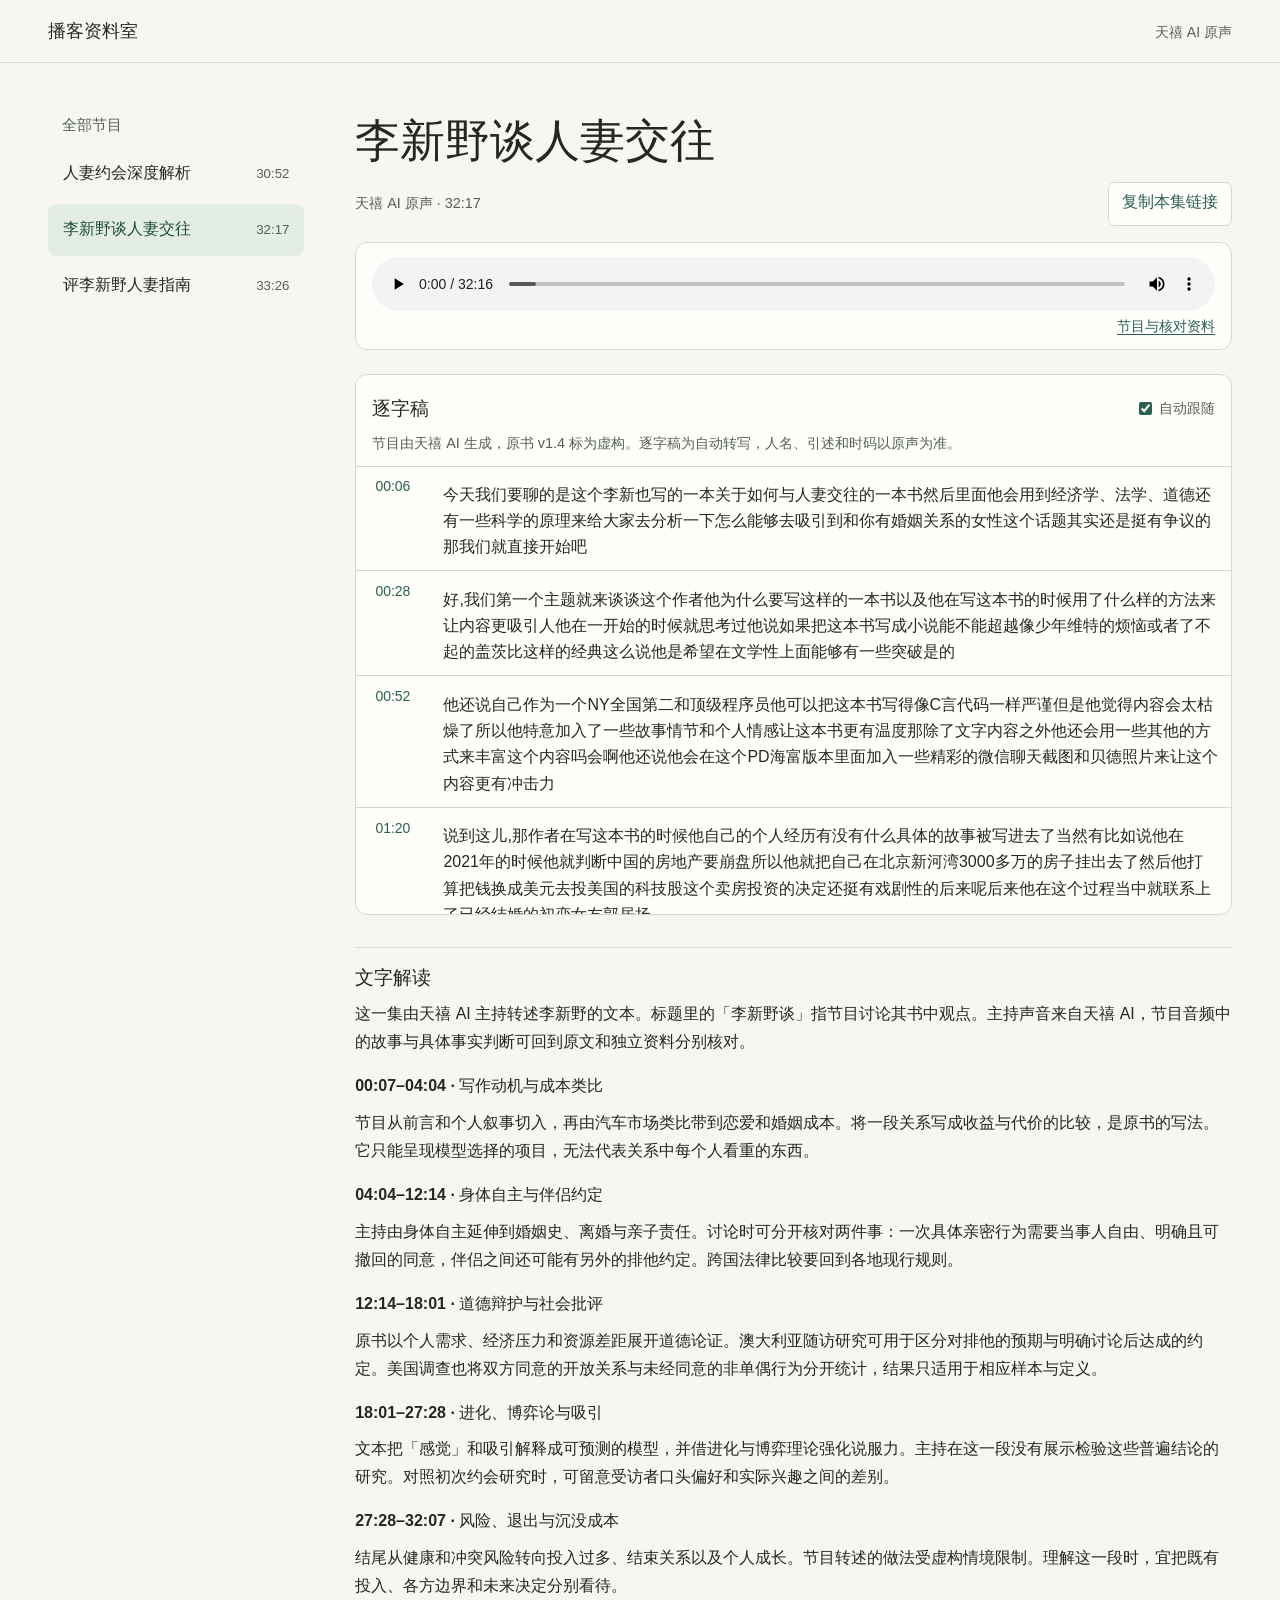
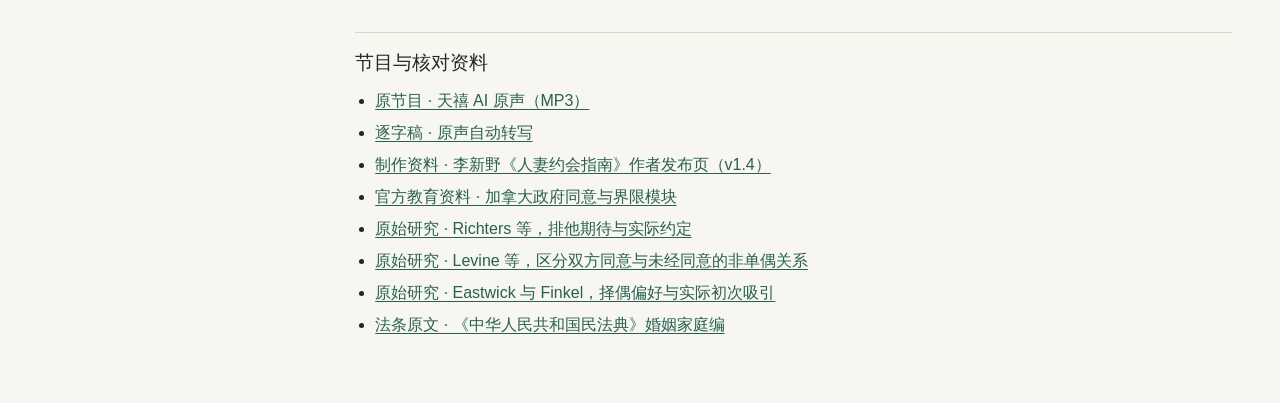
<file: docs/s/f7a56afda58a0027d51d845aa773e0fd/index.html>
<!doctype html>
<html lang="zh-CN">
<head>
  <meta charset="utf-8">
  <meta name="viewport" content="width=device-width, initial-scale=1">
  <meta name="description" content="这一集由天禧 AI 主持转述李新野的文本。标题里的「李新野谈」指节目讨论其书中观点。主持声音来自天禧 AI，节目音频中的故事与具体事实判断可回到原文和独立资料分别核对。">
  <meta property="og:type" content="website">
  <meta property="og:title" content="李新野谈人妻交往 · 播客资料室">
  <meta property="og:url" content="https://zhanghaoquan631.github.io/tianxi-podcasts/s/f7a56afda58a0027d51d845aa773e0fd/">
  <meta property="og:description" content="这一集由天禧 AI 主持转述李新野的文本。标题里的「李新野谈」指节目讨论其书中观点。主持声音来自天禧 AI，节目音频中的故事与具体事实判断可回到原文和独立资料分别核对。">
  <link rel="canonical" href="https://zhanghaoquan631.github.io/tianxi-podcasts/s/f7a56afda58a0027d51d845aa773e0fd/">
  <link rel="stylesheet" href="../../assets/programs.css">
  <script defer src="../../assets/player.js?v=share-links"></script>
  <title>李新野谈人妻交往 · 播客资料室</title>
</head>
<body>
  <a class="skip" href="#episode">跳到本集</a>
  <header class="masthead">
    <div class="masthead-inner"><a href="../../">播客资料室</a><span>天禧 AI 原声</span></div>
  </header>
  <div class="layout">
    <nav class="catalog" aria-labelledby="catalog-heading">
      <h2 id="catalog-heading">全部节目</h2>
      <ul><li><a href="../../s/f5447524daa84daaaff2d1b8a7dc8943/"><span>人妻约会深度解析</span><small>30:52</small></a></li><li><a href="../../s/f7a56afda58a0027d51d845aa773e0fd/" aria-current="page"><span>李新野谈人妻交往</span><small>32:17</small></a></li><li><a href="../../s/fe40790b7fea68a1d87e7194bf52522b/"><span>评李新野人妻指南</span><small>33:26</small></a></li></ul>
    </nav>
    <main id="episode">
      <header class="episode-header">
        <h1>李新野谈人妻交往</h1>
        <div class="episode-actions">
          <span>天禧 AI 原声 · 32:17</span>
          <button class="share js-only" type="button" id="share">复制本集链接</button>
        </div>
        <div class="share-fallback" id="share-fallback" hidden>
          <label for="share-url">本集链接</label>
          <input id="share-url" readonly value="https://zhanghaoquan631.github.io/tianxi-podcasts/s/f7a56afda58a0027d51d845aa773e0fd/">
        </div>
        <p id="share-status" class="status" role="status"></p>
      </header>
      <section class="player" aria-label="节目播放">
        <audio controls preload="metadata" aria-label="李新野谈人妻交往" data-position-path="/tianxi-podcasts/li-xinye-conversation/">
          <source src="../../media/li-xinye-conversation.mp3" type="audio/mpeg">
          <a href="../../media/li-xinye-conversation.mp3">打开原声</a>
        </audio>
        <div class="player-footer">
          <p id="audio-status" role="status"></p>
          <a href="#references">节目与核对资料</a>
        </div>
      </section>
      <section class="transcript" id="transcript" aria-labelledby="transcript-heading">
        <header class="section-header">
          <h2 id="transcript-heading">逐字稿</h2>
          <label class="follow js-only"><input type="checkbox" id="follow" checked> 自动跟随</label>
        </header>
        <p class="caption">节目由天禧 AI 生成，原书 v1.4 标为虚构。逐字稿为自动转写，人名、引述和时码以原声为准。</p>
        <ol aria-label="带时间点的逐字稿"><li data-time="6"><button type="button" class="time js-only" aria-label="跳到 00:06">00:06</button><noscript><span class="time">00:06</span></noscript><p>今天我们要聊的是这个李新也写的一本关于如何与人妻交往的一本书然后里面他会用到经济学、法学、道德还有一些科学的原理来给大家去分析一下怎么能够去吸引到和你有婚姻关系的女性这个话题其实还是挺有争议的那我们就直接开始吧</p></li>
<li data-time="28"><button type="button" class="time js-only" aria-label="跳到 00:28">00:28</button><noscript><span class="time">00:28</span></noscript><p>好,我们第一个主题就来谈谈这个作者他为什么要写这样的一本书以及他在写这本书的时候用了什么样的方法来让内容更吸引人他在一开始的时候就思考过他说如果把这本书写成小说能不能超越像少年维特的烦恼或者了不起的盖茨比这样的经典这么说他是希望在文学性上面能够有一些突破是的</p></li>
<li data-time="52"><button type="button" class="time js-only" aria-label="跳到 00:52">00:52</button><noscript><span class="time">00:52</span></noscript><p>他还说自己作为一个NY全国第二和顶级程序员他可以把这本书写得像C言代码一样严谨但是他觉得内容会太枯燥了所以他特意加入了一些故事情节和个人情感让这本书更有温度那除了文字内容之外他还会用一些其他的方式来丰富这个内容吗会啊他还说他会在这个PD海富版本里面加入一些精彩的微信聊天截图和贝德照片来让这个内容更有冲击力</p></li>
<li data-time="80"><button type="button" class="time js-only" aria-label="跳到 01:20">01:20</button><noscript><span class="time">01:20</span></noscript><p>说到这儿,那作者在写这本书的时候他自己的个人经历有没有什么具体的故事被写进去了当然有比如说他在2021年的时候他就判断中国的房地产要崩盘所以他就把自己在北京新河湾3000多万的房子挂出去了然后他打算把钱换成美元去投美国的科技股这个卖房投资的决定还挺有戏剧性的后来呢后来他在这个过程当中就联系上了已经结婚的初恋女友郭居扬</p></li>
<li data-time="110"><button type="button" class="time js-only" aria-label="跳到 01:50">01:50</button><noscript><span class="time">01:50</span></noscript><p>然后他们两个人在深圳的那个星巴克甄选里面就有了一次重逢然后他当时就看着郭居扬的眼睛发誓说他要把曾经失去的一切都夺回来之后呢没过几个月郭居扬就跪在他在白石洲的那个出租屋里面求他这些非常具体的故事都作为案例和情感的细节写进了这本书里OK 下面我们来分析一下为什么要与人妻交往</p></li>
<li data-time="135"><button type="button" class="time js-only" aria-label="跳到 02:15">02:15</button><noscript><span class="time">02:15</span></noscript><p>这一张里面的经济学视角作者是怎么用汽车来比喻男女关系的她是这么说的她说有一些女人像武林红光有一些像坦克三百还有像风田画冠的更夸张的是还有像奔驰S级的就好像男人对女人有需求就像对汽车有需求一样有很多种选择她这个比喻还挺形象的那与人妻交往怎么也可以用这个汽车来比喻呢作者说与人妻交往就像是直接把隔壁老王家的车开走了</p></li>
<li data-time="164"><button type="button" class="time js-only" aria-label="跳到 02:44">02:44</button><noscript><span class="time">02:44</span></noscript><p>他用这种非常直白的类比把男女之间的这种复杂的交易关系和背后的各种现实难题都给你摆到明面上来说了现在中国和西方国家的男女关系在作者看来有哪些经济上的难题他说就像一个混乱而滴下的汽车市场新车的价格越来越高就是财力动辄几十万买房加冥可能就要几百万甚至上千万</p></li>
<li data-time="188"><button type="button" class="time js-only" aria-label="跳到 03:08">03:08</button><noscript><span class="time">03:08</span></noscript><p>还有九席也要花几万几十万所以说不光是买车柜这个前期的投入也很多啊?没错更离谱的是花了这么多钱以为是新车结果是爆缸爆胎的二手车,版金修复过的事故车而且还得按新车的价格买如果你要去理论还会被倒打一耙说什么新车情节什么骑士二手车甚至说真正优秀的赛车手不会嫌弃二手车这种话来唐涩你</p></li>
<li data-time="215"><button type="button" class="time js-only" aria-label="跳到 03:35">03:35</button><noscript><span class="time">03:35</span></noscript><p>为什么说与人妻交往在经济上是最划算的呢因为作者觉得你只要去享受就行了所有的购车款房贷车贷车贤医疗保险都是别人给你出你都不用操心这么说连风险都不用自己担了对啊万一不小心把人妻肚子搞大了还有铁律冒犯给你兜底你连责任都不用付而且一切都合法还符合现在的价值观那你说这是不是最划算的那与人妻交往为什么在法理层面会成为一个问题</p></li>
<li data-time="244"><button type="button" class="time js-only" aria-label="跳到 04:04">04:04</button><noscript><span class="time">04:04</span></noscript><p>作者为什么会这么说其实他自己说他不是律师但是他觉得自己的法律知识比绝大多数律师都要厉害甚至他还说他自己曾经起诉过美国总统在美国的法情上跟联邦检察官辩论都没输过这么说他是对现在的这种法律普及的方式有意见了是的他特别提醒不要去信什么抖音上面的律师普法视频他说你要信就去信法条和叛例他觉得这些短视频平台的审核标准就是要维稳</p></li>
<li data-time="274"><button type="button" class="time js-only" aria-label="跳到 04:34">04:34</button><noscript><span class="time">04:34</span></noscript><p>很多真实的案例和叛逆都被隐藏了所以你根本没有办法通过他们去了解法律的真相为什么作者会说在中国和所有的西方国家人妻婚内出轨都是合法的他的核心原因就是女性对于自己的身体和声誉是有绝对的自主权的不管谁父母、配偶、老板甚至党支部书记都没有任何权利去干涉他的身体和声誉选择所以说</p></li>
<li data-time="303"><button type="button" class="time js-only" aria-label="跳到 05:03">05:03</button><noscript><span class="time">05:03</span></noscript><p>像包辦婚姻或者說強迫妻子發生性關係這種行為在中國是要受到法律的嚴懲的完全沒錯他說這些行為是百分之百違法的甚至可以判成強姦罪或者強姦未遂就是非常嚴重的暴力犯罪如果說人妻和他的情人因為感情的事情鬧到法庭上會有什麼樣的法律後果比如說郭局洋跟作者坦白說他的婚姻是被他爸逼的他其實最愛的是作者</p></li>
<li data-time="332"><button type="button" class="time js-only" aria-label="跳到 05:32">05:32</button><noscript><span class="time">05:32</span></noscript><p>如果这些是真的,那他老公就犯了强奸罪,要判三年以上十年以下他爸作为共犯,也要判一到三年但如果他是作伪证,那他自己也要面临三年以下的有期徒刑或者拘役哦,那就是说人妻和情人约会这个事情本身在中国是没有法律可以治他们的罪的不错,因为负你的身体是完全属于他自己的不是任何一个人的私有财产</p></li>
<li data-time="357"><button type="button" class="time js-only" aria-label="跳到 05:57">05:57</button><noscript><span class="time">05:57</span></noscript><p>所以这种约会既不侵犯什么权利反而可能给人妻带来婚内无法获得的快乐所以这是完全合法的如果苦主因为自己老婆出轨了然后对老婆或者对那个第三者动手在法律上会怎么判苦主是没有任何权利对人妻或者第三者进行暴力行为的因为第三者和人妻的生命权和健康权是高于一切的苦主没有特殊的施暴权利那就是说在离婚的时候法律是怎么判的</p></li>
<li data-time="384"><button type="button" class="time js-only" aria-label="跳到 06:24">06:24</button><noscript><span class="time">06:24</span></noscript><p>虽然婚姻法里面有说夫妻之间要互相忠实但其实这个只是一个原则就算违反了也只是在分财产的时候略微倾斜而且这个倾斜的优先级是最低的如果苦主一旦动手了被认定为家庭暴力那财产分割就会明显偏向女方这是法院一直以来的判例作者为什么会认为性自由和人妻约会的合法性是有很深厚的历史根基的</p></li>
<li data-time="411"><button type="button" class="time js-only" aria-label="跳到 06:51">06:51</button><noscript><span class="time">06:51</span></noscript><p>因为他说身体和性爱的自主权其实是经过了很多全球的大变革才争取来的比如说法国大革命美国独立战争、南北战争还有中国的解放战争等等这些革命都推动了这种自主权成为一个基本原则所以他是把这个权力的发展跟人类的进步紧密联系在一起了就像法国大革命的人权宣言里面说的人生而自由</p></li>
<li data-time="436"><button type="button" class="time js-only" aria-label="跳到 07:16">07:16</button><noscript><span class="time">07:16</span></noscript><p>而且中国1950年的婚姻法也被认为是仅次于宪法的根本大法所以说这种女性的解放和自由其实是被法律和文明国家的立国之本来进行双重保护的然后我们再来看一下作者对于婚姻的法律起源是怎么分析的他认为中国古代的婚姻制度和现在的婚姻制度有什么联系和区别他的观点是中国古代的婚姻制度</p></li>
<li data-time="462"><button type="button" class="time js-only" aria-label="跳到 07:42">07:42</button><noscript><span class="time">07:42</span></noscript><p>在今天的中国其实已经没有什么文化、法律或者道德上的传承了现在的婚姻和古代的婚姻除了共用一个词之外其实是完全两码事儿那他觉得现在的婚姻制度是从哪来的呢?他说其实现在不管是东亚还是西方的婚姻制度最早都是来自于中世纪的天主教那个时候是一夫一妻制而且婚姻被认为是神圣的必须要以爱情为基础两个人不能和配偶以外的人发生性行为</p></li>
<li data-time="490"><button type="button" class="time js-only" aria-label="跳到 08:10">08:10</button><noscript><span class="time">08:10</span></noscript><p>离婚基本上是不被允许的那你说这种天主教的婚姻观后来是怎么演变的呢到了十六世纪,亨利巴士因为想要离婚再娶所以他就脱离了天主教会,创立了英国国教会从此英国的婚姻制度就变成了一种可以离婚的天主教式婚姻所以说现在的这种可以离婚的婚姻制度其实是新教改革带来的一个变化没错</p></li>
<li data-time="514"><button type="button" class="time js-only" aria-label="跳到 08:34">08:34</button><noscript><span class="time">08:34</span></noscript><p>这种新教式的婚姻制度其实是一种临时补丁式的可离婚的天主教婚姻然后随着西方文化的扩张这种制度就慢慢的传遍了全世界包括中国不过他觉得这种制度其实挺可笑的就是你可以随便的多次更换配偶但是你在两次更换的中间你又要像爱上帝一样的全身心的爱你的配偶他觉得这本身就是违反理智和博弈论的一种可笑的制度</p></li>
<li data-time="541"><button type="button" class="time js-only" aria-label="跳到 09:01">09:01</button><noscript><span class="time">09:01</span></noscript><p>这么说,现在的社会怎么能够做到既尊重性自主权又让婚姻制度保持合理呢?他说其实,随着法国大革命、十月革命还有中国革命的推进性自主权和出轨合法的观念慢慢的变成了一个高于婚姻的人权被大家接受了所以现在无论是谁结婚还是没结婚性行为和生育都必须要尊重女性的自由他认为这才是真正的自由主义的逻辑</p></li>
<li data-time="569"><button type="button" class="time js-only" aria-label="跳到 09:29">09:29</button><noscript><span class="time">09:29</span></noscript><p>了解了 那這個離婚和鐵律冒法到底是怎麼回事為什麼在中國和西方的離婚法律裡面總是有一些讓人覺得很無奈的規定呢作者說 其實現在各國的離婚法律都是基於可離婚的天主教的一夫一妻制然後中國的這個婚姻和離婚的制度呢又在這個基礎上加入了中國特色的計劃生育的道德觀就是生育越少越光榮沒有生育的婚姻反而最受推出</p></li>
<li data-time="598"><button type="button" class="time js-only" aria-label="跳到 09:58">09:58</button><noscript><span class="time">09:58</span></noscript><p>所以说在这种观念下面爱情和婚姻就跟生育完全脱钩了是这样的比如说书里面提到的李宋坚和林菲菲的故事就完全符合这个政治政权就是一个亿万富豪为了爱情把5亿的谈公别术送出去然后女方又为了新的爱情跟保安队长私奔了就是她觉得这种没有生育的爱情才是最伟大的为什么离婚之后丈夫要给前妻支付善养费这个东西背后的法律逻辑到底是什么</p></li>
<li data-time="627"><button type="button" class="time js-only" aria-label="跳到 10:27">10:27</button><noscript><span class="time">10:27</span></noscript><p>其实美国那边叫Alemony就是离婚善养费中国那边就是离婚抚养费他的意思就是说如果你们没有离婚的话那你们夫妻任何一方赚的钱都是两个人的所以为了公平你们离婚之后收入高的那一方就要给收入低的那一方付善养费就是保证你不会因为离婚而生活水跟下降所以这个是不分男女的吗美国那边是很讲究这个男女平等的如果说妻子的收入比丈夫高</p></li>
<li data-time="654"><button type="button" class="time js-only" aria-label="跳到 10:54">10:54</button><noscript><span class="time">10:54</span></noscript><p>那妻子也要给丈夫付这个善养费哦 那如果说这个孩子不是自己的离婚之后还要不要继续给抚养费呢在天主教和基督新教的婚姻制度下面血缘关系其实是不怎么被看重的所以这个子女抚养费往往比财产分割和离婚善养费要少那如果说这个妻子在婚姻里面跟别人生了孩子法律上面默认这个孩子是丈夫的所以丈夫还是要继续付抚养费的听起来确实有点</p></li>
<li data-time="683"><button type="button" class="time js-only" aria-label="跳到 11:23">11:23</button><noscript><span class="time">11:23</span></noscript><p>怎么说让人难以接受吧是的在美国的话虽然说这个是默认的但是如果丈夫不想认这个婚内的非生物学子女可以主动要求做亲子鉴定然后申明脱离父子关系但是在法国男性是没有这个权利的哪怕这个孩子不是你的你也要一直付抚养费所以作者就把这个叫做铁律贸法就是像满清的铁帽子王一样永远也摘不下来这么说</p></li>
<li data-time="710"><button type="button" class="time js-only" aria-label="跳到 11:50">11:50</button><noscript><span class="time">11:50</span></noscript><p>中国对于这种情况,法律是怎么规定的呢?中国也是铁律冒法,只要是妻子在婚内生的孩子哪怕不是你的,离婚之后你作为丈夫还是要抚养的不过中国在实际操作当中会有一些获悉你的情况比如说如果说南方非常强烈的抗议或者说社会舆论特别关注的话法院会在分割财产的时候倾向于南方就是相当于给南方一些补偿</p></li>
<li data-time="734"><button type="button" class="time js-only" aria-label="跳到 12:14">12:14</button><noscript><span class="time">12:14</span></noscript><p>但是作者提醒说任何一个男人进入婚姻之前都要好好地奠良奠良自己能不能承受这种风险行 下面咱们来聚焦一下与人妻交往的道德分析作者是怎么从道德的角度来为与人妻交往这件事情进行辩护的他的理由是这样的他说现在有很多单身男性因为经济压力太大根本就结不起婚甚至连正常的性生活都没有</p></li>
<li data-time="760"><button type="button" class="time js-only" aria-label="跳到 12:40">12:40</button><noscript><span class="time">12:40</span></noscript><p>那他们有权利通过合法的方式来满足自己的基本需求也就是说他认为这种关系其实给了一些人解决现实难题的出口而且他还说有很多女性在婚姻里面其实也过得不幸福因为要遵守一些很成就的规矩或者说被迫跟不喜欢的人绑在一起那如果他们跟其他的男人交往反而能够得到快乐他觉得这是没有什么道德下次的如果说对方是有前人的老婆</p></li>
<li data-time="789"><button type="button" class="time js-only" aria-label="跳到 13:09">13:09</button><noscript><span class="time">13:09</span></noscript><p>這個事情在道德上面會有什麼特殊的說法嗎?作者覺得這種情況反而更沒有道德負擔因為現在這個社會是權力和資本緊密結合的然後資源都掌握在少數有錢人或者年長者的手裡那年輕男性其實創造了大量的社會財富但是最終的收益都被別人拿走了所以他覺得這種再分配其實是在糾正某種不公平</p></li>
<li data-time="811"><button type="button" class="time js-only" aria-label="跳到 13:31">13:31</button><noscript><span class="time">13:31</span></noscript><p>而且他引用了美國皮尤研究中心的數據說現在美國35歲以下的年輕人擁有的財富比例是歷史最低點中國、日本、歐洲其實也都是這樣的在這樣一個極度不公的社會裡面通過愛情來讓有錢人的老婆獲得自由他覺得是最正義的事情OK,然後咱們來談談中國現代的價值觀作者怎麼用保禁不守這個詞來描述中國現代主流的價值觀他的說法是</p></li>
<li data-time="838"><button type="button" class="time js-only" aria-label="跳到 13:58">13:58</button><noscript><span class="time">13:58</span></noscript><p>现在中国主流的价值观其实就是极端保守的拥护100年前的进步主义他甚至说这是一种中华农民列画版的普鲁士纳粹总体战价值观就是所有人都要放弃个人的情感娱乐、家庭、生育然后把所有的精力都投入到工业发展和民族复兴当中这种价值观具体会怎么影响普通人的生活呢比如说他说你要封禁游戏机、禁止早练</p></li>
<li data-time="866"><button type="button" class="time js-only" aria-label="跳到 14:26">14:26</button><noscript><span class="time">14:26</span></noscript><p>把跟高考无关的东西都管起来还有计划生育就是说大家现实当中的所有的苦其实都是靠一个承诺的幸福的彼岸来支撑的就像高考之前你会有无数的天堂的承诺和地域的恐吓他觉得这跟邪教没有什么区别为什么作者会说这种普鲁式纳翠式的进步主义其实是很危险的因为他觉得这种价值观只有通过总体战去赢得巨大的胜利才能够证明这一代人的牺牲是值得的</p></li>
<li data-time="895"><button type="button" class="time js-only" aria-label="跳到 14:55">14:55</button><noscript><span class="time">14:55</span></noscript><p>不然的话最后就会导致文化停滞全民的心理创伤爆发人口锐减甚至民族消亡如果这种理想信念消失了之后社会会变成什么样子他说就是几十年之后所有的理想都没有了这种普鲁士的价值观就会彻底的堕落成拜金主义和败物主义就是精神追求被视为政治错误只剩下对金钱的狂热崇拜而且加上原本那种严格的管控禁止早恋禁止娱乐</p></li>
<li data-time="924"><button type="button" class="time js-only" aria-label="跳到 15:24">15:24</button><noscript><span class="time">15:24</span></noscript><p>计划生育,最后连初中都变成了只是为了钱这种双重的腐朽就会让整个社会从上到下都快速的腐化那现在中国的男性和女性在这种拜金主义下会有一些什么样的典型的表现作者的观察是现在中国的女性几乎人人都是像郭菊阳一样的奋斗机就是愿意去用身体去换取金钱然后男性呢,人人都是奋斗嫖客,相信赢了会所的魔物</p></li>
<li data-time="952"><button type="button" class="time js-only" aria-label="跳到 15:52">15:52</button><noscript><span class="time">15:52</span></noscript><p>大家都很极端地去追逐金钱和欲望说到这儿,作者有没有举一些比较具体的例子来让这种现象更有冲击力当然有比如说他有一个在北京微卵工作的朋友在北京反复地去嫖一个18岁的湖南的妓女然后每次都要花5000块钱有一次他们两个人就聊起来了那个女孩就说她拼命的接客就是为了要在北京买一套1000万的房子而且她还很认真的说</p></li>
<li data-time="979"><button type="button" class="time js-only" aria-label="跳到 16:19">16:19</button><noscript><span class="time">16:19</span></noscript><p>我现在年轻漂亮,所以我要多借课等到26岁岁就可以攒够钱了这听起来真的是让人既觉得现实很惨苦又觉得很讽刺是的,然后作者的朋友听了之后特别感动他觉得这个女孩的行为特别爱国所以他就又跟她发生了一次性关系作者说,她的朋友完全沉浸在这个18岁女孩的身体里面而这个女孩也因为离买房的梦想又进了一步而满足作者觉得这就是他们两个人之间的美好的爱情</p></li>
<li data-time="1007"><button type="button" class="time js-only" aria-label="跳到 16:47">16:47</button><noscript><span class="time">16:47</span></noscript><p>那作者和郭菊阳第一次在深圳见面的时候都聊了些什么?就是2021年,他们两个人第一次见面的时候郭菊阳就不停地在说自己在波托菲诺淳水岸那套6000多万的豪宅而且他还强调了一遍又一遍他那个骄傲的表情就像是一个超额完成的目标的MVP然后作者对于他这种炫耀豪宅的行为是怎么看的呢?</p></li>
<li data-time="1031"><button type="button" class="time js-only" aria-label="跳到 17:11">17:11</button><noscript><span class="time">17:11</span></noscript><p>其实作者当时就觉得郭菊阳的声音充满了金钱然后他对于他谈房产的事情是一点兴趣都没有所以他听了一会就左耳机右耳出了甚至他还在想是不是因为他的这种机性才让他和他的朋友都有那种劝激从良的冲动作者怎么看待这种价值观和法律的关系他觉得人真的有必要去随波逐流吗他的观点很有意思</p></li>
<li data-time="1055"><button type="button" class="time js-only" aria-label="跳到 17:35">17:35</button><noscript><span class="time">17:35</span></noscript><p>她说价值观是价值观法律是法律没有人会真的强迫你去拼搏去拜金你完全可以选择自己的生活方式比如说在学校里面泡泡尿上班的时候摸鱼有钱了就去旅行或者说跟家庭主妇聊聊天甚至说跟中学生聊聊天在纽约香港住腻了就去东京买个小房子住住然后写点书搞搞艺术她觉得这种生活反而更让人满足</p></li>
<li data-time="1081"><button type="button" class="time js-only" aria-label="跳到 18:01">18:01</button><noscript><span class="time">18:01</span></noscript><p>行 紧接着我们要聊的是如何让人妻爱上你这个话题那作者为什么会说泡妞其实是一门科学因为他觉得就像电话交易一样你必须要相信科学相信市场是可以用概率和实证方法去研究的泡妞这件事情也完全可以用科学的方法律剧拆解去预测这么说他是认为只要用对了科学方法女性的心思其实并没有那么复杂没错 而且他还说无论是高频还是低频</p></li>
<li data-time="1110"><button type="button" class="time js-only" aria-label="跳到 18:30">18:30</button><noscript><span class="time">18:30</span></noscript><p>用统计模型还是AI科学的教育者都能把那些信禅论或者信一劳永逸的图别采在泥土里揉成渣他每次用科学的方法论在市场上轻松赚钱的时候感觉就像是那些拿着火枪身着铁甲以一底百征服屠杀印加帝国的那168名西班牙征服者为什么作者会说很多中国人其实没有真正的掌握科学精神他说你看</p></li>
<li data-time="1137"><button type="button" class="time js-only" aria-label="跳到 18:57">18:57</button><noscript><span class="time">18:57</span></noscript><p>很多人哪怕是接受过中学甚至大学教育他遇到一个新的问题第一个反应还是去求神拜佛或者说去相信一些伪科学根本就没有用科学的思维去分析有什么具体的例子能说明这种现象吗有啊比如说他的大姨是中山大学毕业的还是京中前校长李丽丽她在2007年的时候拿了家里几十万去投资中石油然后全部亏光了她其实就是靠信仰在做这个决定根本就没有用科学的分析</p></li>
<li data-time="1167"><button type="button" class="time js-only" aria-label="跳到 19:27">19:27</button><noscript><span class="time">19:27</span></noscript><p>還有他在上海中學校友群裡面看到有妹妹天天在研究星座、研究命盤、研究八字這些高學歷的人最後都把科學教育扔到黃浦江裡了哦,那作者對於社會上那種把女性神話的現象是怎麼看的呢他是說你要學砲妞第一步就是要意識到這是一門科學女人的心理和行為是可以被預測的甚至是非常容易被預測的</p></li>
<li data-time="1193"><button type="button" class="time js-only" aria-label="跳到 19:53">19:53</button><noscript><span class="time">19:53</span></noscript><p>所以他是在提醒大家不要被一些固有的观念所迷惑对呀,他说你要把女人是神这个观念从你的脑子里彻底的删掉这个观念其实是西方来的不是中国本土的文化但是现在有很多人拼命的在维护这个观念然后你一旦开始想要去研究女人就会被说误化女性、不尊重女性</p></li>
<li data-time="1215"><button type="button" class="time js-only" aria-label="跳到 20:15">20:15</button><noscript><span class="time">20:15</span></noscript><p>但是他说如果你信了他们的话,你最后就会像A股里面那些信一万点的韭菜一样,血本无规,甚至爆仓跳楼OK,那关于泡妞的科学原理,作者是怎么用博弈论来解释泡妞背后的一些规律的他其实把泡妞的科学基础总结成了4条公里,然后他会用博弈论的一些术语来帮你理解这些背后的规律</p></li>
<li data-time="1240"><button type="button" class="time js-only" aria-label="跳到 20:40">20:40</button><noscript><span class="time">20:40</span></noscript><p>但是她说这些规律你其实不用死计应备只要理解了就可以举一反三在实际操作当中随机应变立于不败之地好,那我们先来看看李新也泡妞第一公里,也就是感觉人公里为什么作者会说女人的决策绝大多数时候都是跟着感觉走的因为她觉得在自由的状态下女人几乎所有的选择都是基于本能</p></li>
<li data-time="1264"><button type="button" class="time js-only" aria-label="跳到 21:04">21:04</button><noscript><span class="time">21:04</span></noscript><p>那這個本能其實就是人類經過上百萬年的進化兩性之間不斷的博弈最後形成了一個納時均衡策略就是一個局部穩定的最優策略哦,這麼說就是女性的直覺其實是原始社會遺留下來的一種生存智慧沒錯</p></li>
<li data-time="1282"><button type="button" class="time js-only" aria-label="跳到 21:22">21:22</button><noscript><span class="time">21:22</span></noscript><p>作者就直接说了感觉就是本能本能就是原始社会两性博弈进化出来的那时均衡策略所以女人的感觉是很容易被理解的因为她就是在遵循那个最适合生存和繁衍的策略那如果说用这个理论来解释为什么现在大城市里面有这么多单身女性他们明明可以结婚但是他们就是不结婚的因为按照现代进化论的话所有的行为都是为了生存和繁衍</p></li>
<li data-time="1309"><button type="button" class="time js-only" aria-label="跳到 21:49">21:49</button><noscript><span class="time">21:49</span></noscript><p>但是作者说这个解释不了现在的很多现象比如说大城市里面有那么多女性选择单身甚至他们宁愿不要孩子也不结婚他觉得其实最根本的原因就是女人绝大多数的决策都是基于自身的感觉作者怎么解释就是女性的这种感觉跟现代社会之间的冲突呢他说其实很简单就是女人的感觉其实是上百万年中进化出来的最有利于女人生存、繁衍的本能</p></li>
<li data-time="1337"><button type="button" class="time js-only" aria-label="跳到 22:17">22:17</button><noscript><span class="time">22:17</span></noscript><p>但是最近五千年复系传统文明的科技发展实在是太迅猛了而人类的本能还没有进化到适应现在这种高科技社会所以女人在失去了三从四德的规训之后就只能靠着感觉重新跟随原始社会的最优策略在生活如果说要把博弈论应用到现代女性的行为分析当中作者有什么新的思路吗作者的想法就是</p></li>
<li data-time="1364"><button type="button" class="time js-only" aria-label="跳到 22:44">22:44</button><noscript><span class="time">22:44</span></noscript><p>既然现代经济学士基于用博弈论去分析理性经济人那我们完全可以把现代社会的女人称之为感觉人然后我们可以假设她们做的所有事情都是为了让她们感觉更好把满足感觉作为效用这样就可以开始用博弈论研究感觉人的行为了好的紧接着我们要讲的是理性野胖妞第二公里也就是一夫多妻公里为什么作者会说一夫多妻其实是人类历史的常态</p></li>
<li data-time="1393"><button type="button" class="time js-only" aria-label="跳到 23:13">23:13</button><noscript><span class="time">23:13</span></noscript><p>她的观点很明确就是义夫多妻其实贯穿了整个人类历史而且女性天生就是牧强喜欢选择比自己更优秀的伴侣她说这是写在基金里面的是一个纳诗均衡策略所以女性的牧强和向上泽偶其实都是天性了解了为什么现在人类的男女比例是接近1比1的因为根据绯西尔原理在自然选择的作用下磁熊异形不大的物种性别比会去1比1不然的话</p></li>
<li data-time="1422"><button type="button" class="time js-only" aria-label="跳到 23:42">23:42</button><noscript><span class="time">23:42</span></noscript><p>数量少的那一方就会有进化优势然后再重新恢复平衡所以每一个男人都有多个配偶在数学上是不可能的而且也不是说每个女人都要去做窃OK 下面咱们来说说李新也泡妞第三公里也就是女人无爱情公里为什么作者会提出这个观点他是这么说的他说很多人觉得爱情是一个很神圣的东西但其实从进化的角度来看爱情就是一种短暂的幻觉是专门用来让人类完成繁殖的</p></li>
<li data-time="1450"><button type="button" class="time js-only" aria-label="跳到 24:10">24:10</button><noscript><span class="time">24:10</span></noscript><p>那作者是怎么解释这个爱情幻觉的他有什么特别的比喻吗他把这个爱情比喻成大脑里面的一个弹窗广告就是你在原始社会里面遇到了一个合适的可以跟你一起反映后代的人然后这个时候你的大脑就会弹出来一个广告告诉你说你要跟这个人结合你要跟这个人结合那他是怎么解释这种幻觉会消失的呢他说其实就是这个弹窗广告只会在你关系的初期出现</p></li>
<li data-time="1476"><button type="button" class="time js-only" aria-label="跳到 24:36">24:36</button><noscript><span class="time">24:36</span></noscript><p>等到这个关系稳定了之后这个幻觉就会慢慢的消散然后就会回到一种普通的合作和友谊所以他是认为女人其实很难跟伴侣产生那种深度的长久的情感连接吗?不错他就是说女人其实很难跟伴侣产生那种深度的情感连接他说女人真正的情感寄托其实是他的子女而不是他的伴侣他说这个就是作者通过大量的观察和数据得出来的一个结论这样的话</p></li>
<li data-time="1505"><button type="button" class="time js-only" aria-label="跳到 25:05">25:05</button><noscript><span class="time">25:05</span></noscript><p>这种观点会带来一个什么样的现实影响呢?他就是说这个其实是一个非常重要的现实就是你不要去期待女人会像男人一样跟伴侣产生那种深厚的爱情他说你要做的就是用你自己的主体性和你自己的吸引力去不断的吸引对方他说只有这样你才能够让这个关系长久的保持活力好,那李新也泡妞第四公里也就是间接探测公里</p></li>
<li data-time="1535"><button type="button" class="time js-only" aria-label="跳到 25:35">25:35</button><noscript><span class="time">25:35</span></noscript><p>这个就是怎么回事这个原理其实是一个博弈论的原理就是当我们跟一个女性互动的时候其实很多时候我们是没有办法直接问她你到底愿不愿意跟我发生一些什么的因为你直接问很有可能会被拒绝或者说会让气氛变得尴尬所以说这个间接探测它的核心的目的是什么就是通过一些试探性的动作或者是一些话题来观察对方的反应然后再不暴露自己的真实意图的情况下就能够知道对方到底是怎么想的</p></li>
<li data-time="1564"><button type="button" class="time js-only" aria-label="跳到 26:04">26:04</button><noscript><span class="time">26:04</span></noscript><p>这样可以让自己一直处于一个主动的地位也可以避免很多尴尬和风险那这个AI时代的母猴子他的性力法则还有怎么去吸引人妻这几个东西有什么内在联系吗其实在AI时代的母猴子他其实就是在讲在现在这个社会女性的择偶策略其实还是跟原始社会是一样的就是他还是会忧心选择那些有能力的有资源的</p></li>
<li data-time="1591"><button type="button" class="time js-only" aria-label="跳到 26:31">26:31</button><noscript><span class="time">26:31</span></noscript><p>看起来能够保护它和后代的男性所以这个就是吸引力法则的一个核心就是你要去成为那个能够吸引对方的人哦哦哦那是不是说就是要想让一个人妻对你感兴趣你就要一直去展现这种强大和价值错就是你要一直展现出你有很多的选择你随时可以离开你是一个有主见的人然后你要避免自己陷入这种家庭暴力的这种泥潭里面</p></li>
<li data-time="1620"><button type="button" class="time js-only" aria-label="跳到 27:00">27:00</button><noscript><span class="time">27:00</span></noscript><p>你要像那些革命者或者藝術家一樣有自己的魅力有自己的主體性然後你要把這些特質都變成吸引對方的一些武器行然後我們來進入一個大家非常關心的話題就是與人妻的性生活那作者是怎麼看待怎麼去說服人妻和你發生性關係這件事情的特別是在這個反蕩赴機制的前提下這個追求的過程有什麼獨特的地方作者其實講得非常的直白</p></li>
<li data-time="1648"><button type="button" class="time js-only" aria-label="跳到 27:28">27:28</button><noscript><span class="time">27:28</span></noscript><p>她说女性天生就有这种反当妇机制就是她会非常害怕被别人说成是一个很随便的人所以你在追求她的过程当中你必须要让她觉得她是被尊重的她不是被误化的然后你还要让她觉得你这个人是有吸引力的就是你要通过一些比如说情感共鸣啊一些幽默啊一些自信啊来慢慢的打消她的顾虑</p></li>
<li data-time="1674"><button type="button" class="time js-only" aria-label="跳到 27:54">27:54</button><noscript><span class="time">27:54</span></noscript><p>在与人妻发生性关系的时候这个性病的防治为什么会被特别的强调因为作者专门有讲就是这个性病的防治是非常关键的他说在整个这个过程当中你一定要采取一些有效的防护措施因为这个是对双方都非常重要的一个事情ok 那我们接下来要聊的是与苦主的冲突处理这个冲突处理有哪些他这个里面其实讲了很多场景</p></li>
<li data-time="1701"><button type="button" class="time js-only" aria-label="跳到 28:21">28:21</button><noscript><span class="time">28:21</span></noscript><p>比如说你怎么能够提前的去预防一些冲突或者说你在这个苦主的家里面被发现了之后你是要躲起来还是要撤退还是说你要跟他正面刚然后包括说如果苦主来勒索你你应该怎么去应对以及如果你自己就是那个苦主你该怎么去做如果说在苦主家里面被发现了作者是怎么建议去应对这种局面的他其实是有分了好几种情况就是你可以选择躲藏</p></li>
<li data-time="1729"><button type="button" class="time js-only" aria-label="跳到 28:49">28:49</button><noscript><span class="time">28:49</span></noscript><p>或者说你可以选择撤退或者说你可以选择战斗就是你要根据现场的这个形式来判断你到底是要隐藏自己还是说你要赶紧离开还是说你要跟它正面的对峙它其实是有一个很详细的怎么去应对的步骤的那如果说苦主反过来勒索你了你该怎么办作者是有专门讲过就是如果苦主来勒索你你应该怎么去应对然后他也说了如果你自己就是那个苦主你应该怎么去做</p></li>
<li data-time="1758"><button type="button" class="time js-only" aria-label="跳到 29:18">29:18</button><noscript><span class="time">29:18</span></noscript><p>下面这个部分叫做超越人期就是作者在这个部分他是怎么去建议大家去避免情感的沉默成本然后怎么去完成自己的成长和关系的升级的其实他是把这个事情分成了几个不同的阶段就是他说第一个阶段你就是要避免沉船就是你不要让自己现在一段已经没有希望的关系里面然后你要及时的止损所以他是在说你要懂得抽身</p></li>
<li data-time="1785"><button type="button" class="time js-only" aria-label="跳到 29:45">29:45</button><noscript><span class="time">29:45</span></noscript><p>不要讓自己越掀越深沒錯沒錯然後他說你後面還有回歸少女就是你要重新去尋找那種純真的感情或者說你要去超越女性就是你要去追求一種更高層次的關係然後他還提到了兄弟會就是你要去建立一些比較純粹的男性的同盟他還特別提醒你要去遠離田狗和小人就是你要不斷的去完善自己的人格和社交圈OK那我們下面要聊的是作者在節語裡面的一些思考</p></li>
<li data-time="1813"><button type="button" class="time js-only" aria-label="跳到 30:13">30:13</button><noscript><span class="time">30:13</span></noscript><p>就是他對於這個書裡面的這些內容他是怎麼去總結的然後他對於未來有一些什麼樣的展望他其實在節育裡面就是把他前面所有的這些理論啊方法啊還有他的個人經歷啊都串聯起來了然後他也表達了一些他對於自己未來的一些期許就是他希望能夠繼續去成長繼續去探索然後也希望能夠給大家帶來更多的啟發好的然後我們再來看看復路A李新也短文精選就是他這些短文裡面</p></li>
<li data-time="1842"><button type="button" class="time js-only" aria-label="跳到 30:42">30:42</button><noscript><span class="time">30:42</span></noscript><p>到底有哪些比较有代表性的主题然后他是怎么用他的独特的视角来展开这些话题的他的这些短文里面其实有涉及到很多非常有争议的话题比如说他论中学生结婚然后他论张贵梅还有他写的我的父亲李松坚我的姐姐李新盈就是他用他自己非常独特的视角把他的家庭故事还有一些社会现象都串联起来了然后用一种非常犀利又幽默的方式</p></li>
<li data-time="1870"><button type="button" class="time js-only" aria-label="跳到 31:10">31:10</button><noscript><span class="time">31:10</span></noscript><p>表达了一些他自己的看法然后还有一个附陆壁呢是民园楼盘一栏就是这个附陆里面到底是列举了哪些民园系的楼盘然后这些楼盘都分布在哪些地方这个附陆里面其实就是列举了汕头的海湾一号然后南昌的民园九龙湾还有民园森林都市民园小安桥还有民园十几城就他把这些民园系的楼盘都列出来了然后也可以看到就是这些楼盘在不同的城市它的分布和它的一些特点</p></li>
<li data-time="1900"><button type="button" class="time js-only" aria-label="跳到 31:40">31:40</button><noscript><span class="time">31:40</span></noscript><p>OK我们今天就是把这个人妻约会指南从头到尾给大家梳理了一遍然后从作者的这个个人的经历一直到他的一些非常有争议的观点我们其实都能够看到他是在用一种非常极端的方式去挑战我们现在对于感情对于婚姻对于法律的一些传统的认知是的是的那今天的内容咱们就到这里了然后感谢大家的收听咱们下期再见拜拜拜拜</p></li></ol>
      </section>
      <section class="reading" aria-labelledby="reading-heading">
        <h2 id="reading-heading">文字解读</h2>
        <p>这一集由天禧 AI 主持转述李新野的文本。标题里的「李新野谈」指节目讨论其书中观点。主持声音来自天禧 AI，节目音频中的故事与具体事实判断可回到原文和独立资料分别核对。</p>
        <h3>00:07–04:04 · 写作动机与成本类比</h3><p>节目从前言和个人叙事切入，再由汽车市场类比带到恋爱和婚姻成本。将一段关系写成收益与代价的比较，是原书的写法。它只能呈现模型选择的项目，无法代表关系中每个人看重的东西。</p>
<h3>04:04–12:14 · 身体自主与伴侣约定</h3><p>主持由身体自主延伸到婚姻史、离婚与亲子责任。讨论时可分开核对两件事：一次具体亲密行为需要当事人自由、明确且可撤回的同意，伴侣之间还可能有另外的排他约定。跨国法律比较要回到各地现行规则。</p>
<h3>12:14–18:01 · 道德辩护与社会批评</h3><p>原书以个人需求、经济压力和资源差距展开道德论证。澳大利亚随访研究可用于区分对排他的预期与明确讨论后达成的约定。美国调查也将双方同意的开放关系与未经同意的非单偶行为分开统计，结果只适用于相应样本与定义。</p>
<h3>18:01–27:28 · 进化、博弈论与吸引</h3><p>文本把「感觉」和吸引解释成可预测的模型，并借进化与博弈理论强化说服力。主持在这一段没有展示检验这些普遍结论的研究。对照初次约会研究时，可留意受访者口头偏好和实际兴趣之间的差别。</p>
<h3>27:28–32:07 · 风险、退出与沉没成本</h3><p>结尾从健康和冲突风险转向投入过多、结束关系以及个人成长。节目转述的做法受虚构情境限制。理解这一段时，宜把既有投入、各方边界和未来决定分别看待。</p>
      </section>
      <section class="references" id="references" aria-labelledby="references-heading">
        <h2 id="references-heading">节目与核对资料</h2>
        <ul>
          <li><a href="../../media/li-xinye-conversation.mp3">原节目 · 天禧 AI 原声（MP3）</a></li>
          <li><a href="#transcript">逐字稿 · 原声自动转写</a></li>
          <li><a href="https://sinyalee.com/blog/?p=1068" target="_blank" rel="noopener noreferrer">制作资料 · 李新野《人妻约会指南》作者发布页（v1.4）</a></li><li><a href="https://www.canada.ca/en/women-gender-equality/campaigns/gender-based-violence-its-not-just/gender-based-violence-resources/learning-modules-youth/module5.html" target="_blank" rel="noopener noreferrer">官方教育资料 · 加拿大政府同意与界限模块</a></li><li><a href="https://pubmed.ncbi.nlm.nih.gov/25297799/" target="_blank" rel="noopener noreferrer">原始研究 · Richters 等，排他期待与实际约定</a></li><li><a href="https://stacks.cdc.gov/view/cdc/54149/cdc_54149_DS1.pdf" target="_blank" rel="noopener noreferrer">原始研究 · Levine 等，区分双方同意与未经同意的非单偶关系</a></li><li><a href="https://pubmed.ncbi.nlm.nih.gov/18211175/" target="_blank" rel="noopener noreferrer">原始研究 · Eastwick 与 Finkel，择偶偏好与实际初次吸引</a></li><li><a href="https://wb.flk.npc.gov.cn/flfg/PDF/bd53dd912c1048f2aecbaa229238334b.pdf" target="_blank" rel="noopener noreferrer">法条原文 · 《中华人民共和国民法典》婚姻家庭编</a></li>
        </ul>
      </section>
    </main>
  </div>
</body>
</html>
</file>
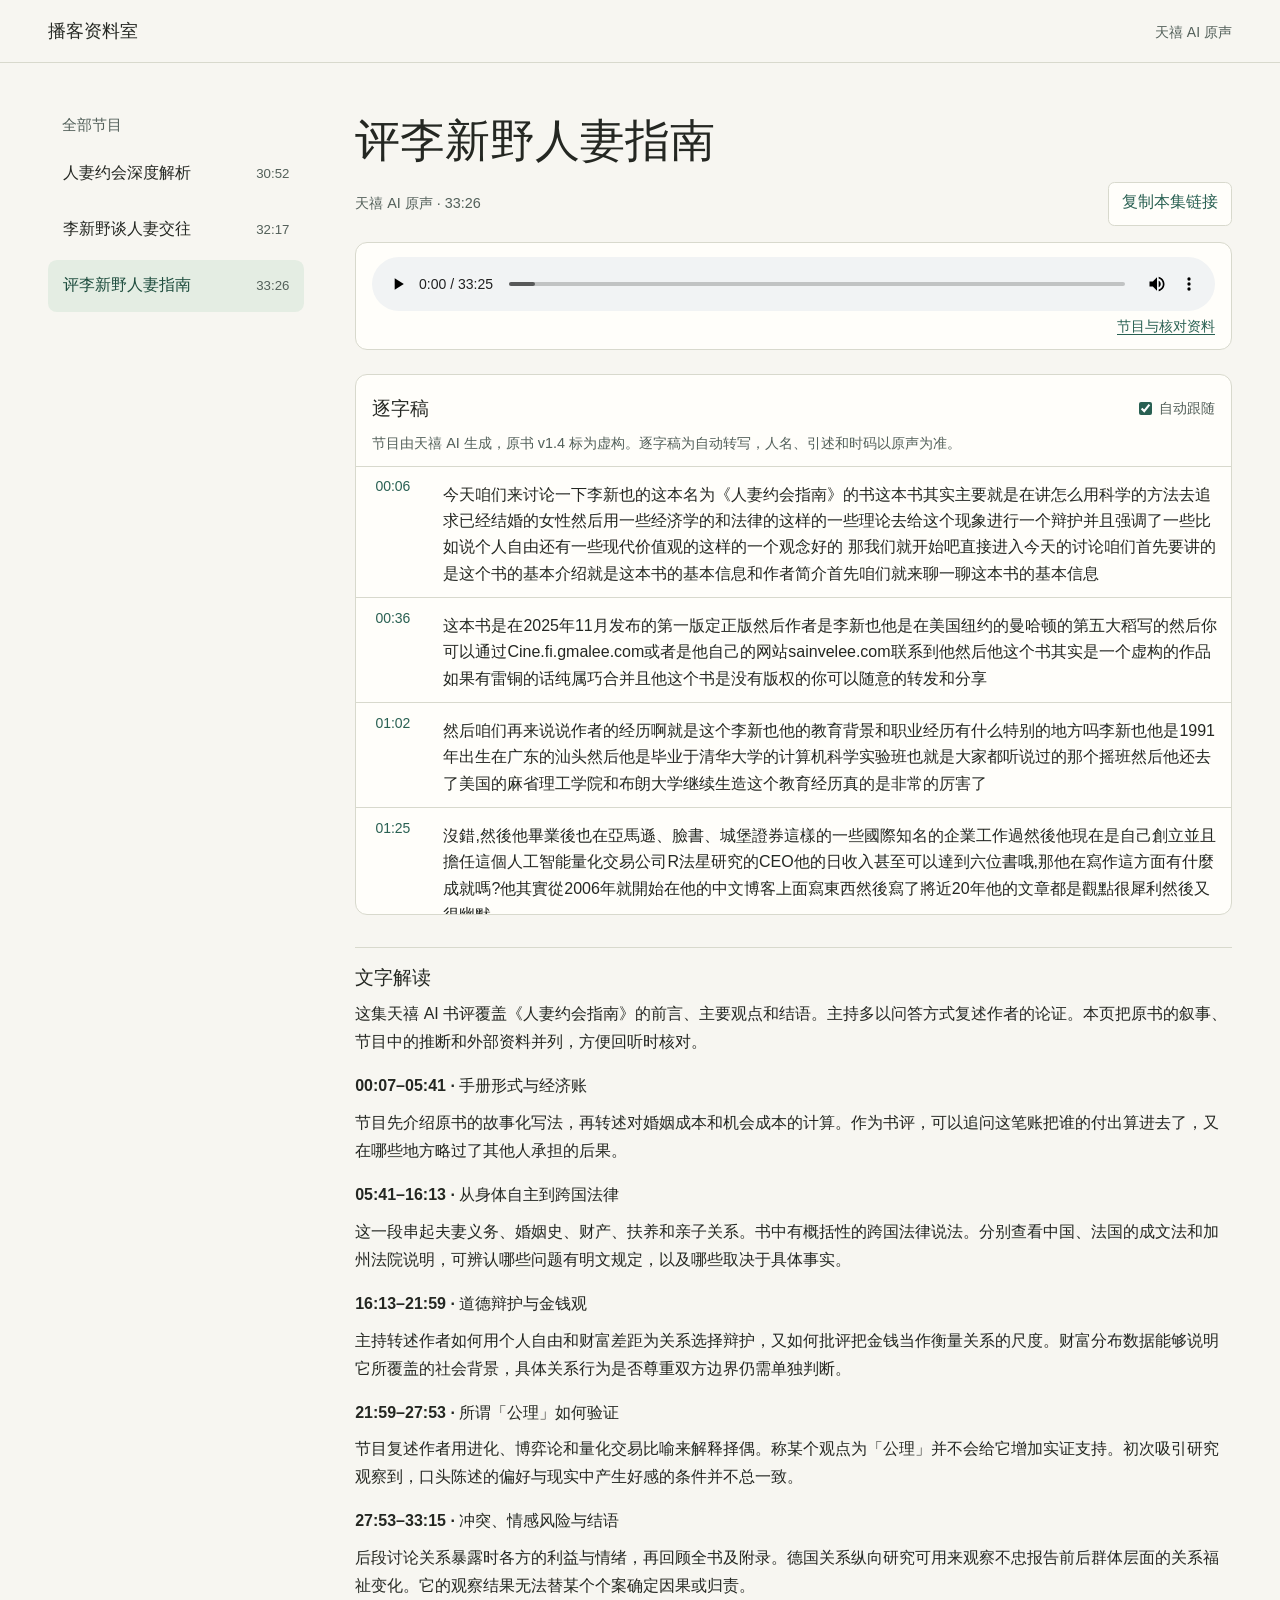
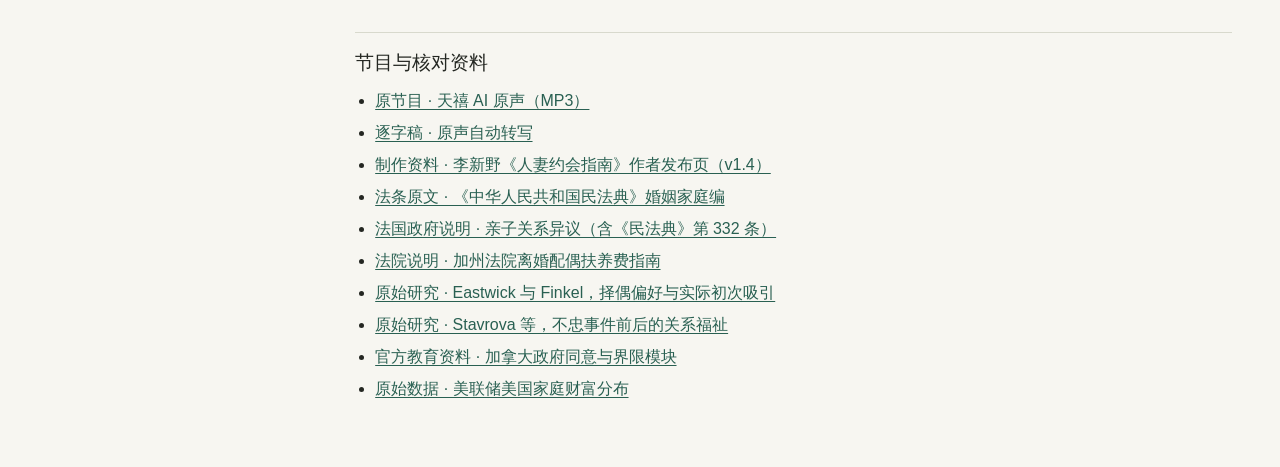
<file: docs/s/fe40790b7fea68a1d87e7194bf52522b/index.html>
<!doctype html>
<html lang="zh-CN">
<head>
  <meta charset="utf-8">
  <meta name="viewport" content="width=device-width, initial-scale=1">
  <meta name="description" content="这集天禧 AI 书评覆盖《人妻约会指南》的前言、主要观点和结语。主持多以问答方式复述作者的论证。本页把原书的叙事、节目中的推断和外部资料并列，方便回听时核对。">
  <meta property="og:type" content="website">
  <meta property="og:title" content="评李新野人妻指南 · 播客资料室">
  <meta property="og:url" content="https://zhanghaoquan631.github.io/tianxi-podcasts/s/fe40790b7fea68a1d87e7194bf52522b/">
  <meta property="og:description" content="这集天禧 AI 书评覆盖《人妻约会指南》的前言、主要观点和结语。主持多以问答方式复述作者的论证。本页把原书的叙事、节目中的推断和外部资料并列，方便回听时核对。">
  <link rel="canonical" href="https://zhanghaoquan631.github.io/tianxi-podcasts/s/fe40790b7fea68a1d87e7194bf52522b/">
  <link rel="stylesheet" href="../../assets/programs.css">
  <script defer src="../../assets/player.js?v=share-links"></script>
  <title>评李新野人妻指南 · 播客资料室</title>
</head>
<body>
  <a class="skip" href="#episode">跳到本集</a>
  <header class="masthead">
    <div class="masthead-inner"><a href="../../">播客资料室</a><span>天禧 AI 原声</span></div>
  </header>
  <div class="layout">
    <nav class="catalog" aria-labelledby="catalog-heading">
      <h2 id="catalog-heading">全部节目</h2>
      <ul><li><a href="../../s/f5447524daa84daaaff2d1b8a7dc8943/"><span>人妻约会深度解析</span><small>30:52</small></a></li><li><a href="../../s/f7a56afda58a0027d51d845aa773e0fd/"><span>李新野谈人妻交往</span><small>32:17</small></a></li><li><a href="../../s/fe40790b7fea68a1d87e7194bf52522b/" aria-current="page"><span>评李新野人妻指南</span><small>33:26</small></a></li></ul>
    </nav>
    <main id="episode">
      <header class="episode-header">
        <h1>评李新野人妻指南</h1>
        <div class="episode-actions">
          <span>天禧 AI 原声 · 33:26</span>
          <button class="share js-only" type="button" id="share">复制本集链接</button>
        </div>
        <div class="share-fallback" id="share-fallback" hidden>
          <label for="share-url">本集链接</label>
          <input id="share-url" readonly value="https://zhanghaoquan631.github.io/tianxi-podcasts/s/fe40790b7fea68a1d87e7194bf52522b/">
        </div>
        <p id="share-status" class="status" role="status"></p>
      </header>
      <section class="player" aria-label="节目播放">
        <audio controls preload="metadata" aria-label="评李新野人妻指南" data-position-path="/tianxi-podcasts/li-xinye-guide-review/">
          <source src="../../media/li-xinye-guide-review.mp3" type="audio/mpeg">
          <a href="../../media/li-xinye-guide-review.mp3">打开原声</a>
        </audio>
        <div class="player-footer">
          <p id="audio-status" role="status"></p>
          <a href="#references">节目与核对资料</a>
        </div>
      </section>
      <section class="transcript" id="transcript" aria-labelledby="transcript-heading">
        <header class="section-header">
          <h2 id="transcript-heading">逐字稿</h2>
          <label class="follow js-only"><input type="checkbox" id="follow" checked> 自动跟随</label>
        </header>
        <p class="caption">节目由天禧 AI 生成，原书 v1.4 标为虚构。逐字稿为自动转写，人名、引述和时码以原声为准。</p>
        <ol aria-label="带时间点的逐字稿"><li data-time="6"><button type="button" class="time js-only" aria-label="跳到 00:06">00:06</button><noscript><span class="time">00:06</span></noscript><p>今天咱们来讨论一下李新也的这本名为《人妻约会指南》的书这本书其实主要就是在讲怎么用科学的方法去追求已经结婚的女性然后用一些经济学的和法律的这样的一些理论去给这个现象进行一个辩护并且强调了一些比如说个人自由还有一些现代价值观的这样的一个观念好的 那我们就开始吧直接进入今天的讨论咱们首先要讲的是这个书的基本介绍就是这本书的基本信息和作者简介首先咱们就来聊一聊这本书的基本信息</p></li>
<li data-time="36"><button type="button" class="time js-only" aria-label="跳到 00:36">00:36</button><noscript><span class="time">00:36</span></noscript><p>这本书是在2025年11月发布的第一版定正版然后作者是李新也他是在美国纽约的曼哈顿的第五大稻写的然后你可以通过Cine.fi.gmalee.com或者是他自己的网站sainvelee.com联系到他然后他这个书其实是一个虚构的作品如果有雷铜的话纯属巧合并且他这个书是没有版权的你可以随意的转发和分享</p></li>
<li data-time="62"><button type="button" class="time js-only" aria-label="跳到 01:02">01:02</button><noscript><span class="time">01:02</span></noscript><p>然后咱们再来说说作者的经历啊就是这个李新也他的教育背景和职业经历有什么特别的地方吗李新也他是1991年出生在广东的汕头然后他是毕业于清华大学的计算机科学实验班也就是大家都听说过的那个摇班然后他还去了美国的麻省理工学院和布朗大学继续生造这个教育经历真的是非常的厉害了</p></li>
<li data-time="85"><button type="button" class="time js-only" aria-label="跳到 01:25">01:25</button><noscript><span class="time">01:25</span></noscript><p>沒錯,然後他畢業後也在亞馬遜、臉書、城堡證券這樣的一些國際知名的企業工作過然後他現在是自己創立並且擔任這個人工智能量化交易公司R法星研究的CEO他的日收入甚至可以達到六位書哦,那他在寫作這方面有什麼成就嗎?他其實從2006年就開始在他的中文博客上面寫東西然後寫了將近20年他的文章都是觀點很犀利然後又很幽默</p></li>
<li data-time="113"><button type="button" class="time js-only" aria-label="跳到 01:53">01:53</button><noscript><span class="time">01:53</span></noscript><p>他也有一些比较有名的代表作比如说我的父亲李宗监还有就是三脸这个三脸还被收录在了书的附录里面</p></li>
<li data-time="121"><button type="button" class="time js-only" aria-label="跳到 02:01">02:01</button><noscript><span class="time">02:01</span></noscript><p>然后咱们来探讨一下这本书的前沿就是这本书在写作的形式和内容上面做了哪些创新然后他为什么要做这样的创新做了一开始的时候他就在思考说这本书到底要写成一个什么样子他说如果写成小说的话很难超越戈德的少年维特的烦恼或者是斯科特菲茨杰拉德的了不起的盖茨比但是他又不想说把他写成一个像C元代码一样毫无瑕疵的技术文档或者是操作手册所以他就选择了一种既有故事情节和个人情感同时又可以用这种</p></li>
<li data-time="150"><button type="button" class="time js-only" aria-label="跳到 02:30">02:30</button><noscript><span class="time">02:30</span></noscript><p>然后咱们再来说说前言里面作者的一些个人经历他在2021年到底经历了哪些人生的转折然后这些经历又是怎么影响了他的写作呢在2021年的时候作者预测中国的房地产会有一个比较大的调整所以他就把他在北京新荷湾3000多万的房子挂出来卖了</p></li>
<li data-time="176"><button type="button" class="time js-only" aria-label="跳到 02:56">02:56</button><noscript><span class="time">02:56</span></noscript><p>然后他就去到了深圳想跟他做外贸的朋友去探讨怎么把人民币转出去投资美国的科技股哦没想到他还设计到这么多领域啊那这个时候他和他的初恋有了什么交集吗在深圳他联系上他已经结婚的初恋女友郭居扬然后他们两个在欢乐海岸的星巴克甄选见面了然后他在那个时候就发誓说一定要夺回他曾经失去的一切然后几个月之后郭居扬就跪在白石洲的出租屋里面求他</p></li>
<li data-time="205"><button type="button" class="time js-only" aria-label="跳到 03:25">03:25</button><noscript><span class="time">03:25</span></noscript><p>他就是把这些非常私人的经历作为了案例和故事的细节穿插到了这个操作手册里面然后让这本书有了这种非常独特的文学色彩那我们现在来看一下为什么要与人妻交往就是这个经济学分析那作者他是怎么用汽车来比喻男女关系的作者是把女人比作汽车然后他就说有一些女人像武林红光有一些像坦克三百有一些像风田花罐还有一些像奔驰S级就是各种档次各种类型都有这个比喻还挺有意思的</p></li>
<li data-time="235"><button type="button" class="time js-only" aria-label="跳到 03:55">03:55</button><noscript><span class="time">03:55</span></noscript><p>那它是不是也用买车租车来比喻跟女人交往的不同方式呢?对,没错,比如说你可以买新车、买二手车租车、打车、拼车甚至你可以直接把隔壁老王家的车开走它就是用这种非常直白的比喻来形容它所看到的男女交往当中的各种选择现在我们回到现实现实的男女关系当中到底有哪些让人头疼的经济难题?</p></li>
<li data-time="258"><button type="button" class="time js-only" aria-label="跳到 04:18">04:18</button><noscript><span class="time">04:18</span></noscript><p>作者他是把现在中国和西方国家的男女关系比做一个非常混乱而且低效的汽车市场就说你可能花了几十万的财理买房加名甚至九席结果你最后发现你买到的是一辆爆钢爆胎的二手车还得按新车的价格付钱这个听起来确实让人很头疼啊那如果说这个关系结束了之后还会有什么麻烦夸张的是你可能刚结婚两个月然后你老婆就带着财理和你买的房子直接消失了</p></li>
<li data-time="285"><button type="button" class="time js-only" aria-label="跳到 04:45">04:45</button><noscript><span class="time">04:45</span></noscript><p>你只能在网上发帖子问有没有靠谱的离婚律师推荐就是说这种经济风险简直像噩梦一样为什么作者会觉得跟人妻交往其实是一个经济上最划算的选择呢作者说因为你不用承担那些购车款啊房贷啊车贷啊保险啊甚至医疗保险这些费用所有的经济家里都是别人扛你只要负责享受这个关系就好了这好像是在说这样做不光是省了很多麻烦而且还没有后顾之忧对</p></li>
<li data-time="315"><button type="button" class="time js-only" aria-label="跳到 05:15">05:15</button><noscript><span class="time">05:15</span></noscript><p>而且他还说就算不小心让对方怀孕了还有铁绿帽法帮你兜底就是你不用负责任而且一切都是合法的也符合现在价值观所以他就觉得跟人妻交往是一个非常理想的选择然后咱们展开说说跟有钱人的老婆交往到底有什么特别的吸引力作者是认为有钱人的老婆往往都是非常漂亮的然后这种漂亮的美女本来你是根本负担不起的但是你按照他的这个指南操作</p></li>
<li data-time="341"><button type="button" class="time js-only" aria-label="跳到 05:41">05:41</button><noscript><span class="time">05:41</span></noscript><p>你就有可能一分钱不花就享受到这种本来是属于顶级富豪的待遇所以他就觉得没有比这个更刺激、更划算的事情了OK,那紧接着我们要讲的就是这个法理分析了就是跟人妻交往的法理分析然后这个作者他是怎么看待中国的普法视频和法律实践之间的差距的作者其实挺有意思的他说他自己的法律水平超过绝大多数律师甚至他在美国联邦法院跟美国联邦检察官辩论也不落下风</p></li>
<li data-time="370"><button type="button" class="time js-only" aria-label="跳到 06:10">06:10</button><noscript><span class="time">06:10</span></noscript><p>而且他特别强调他在这里说的都是真话就是他不建议大家去相信抖音上面的那些律师的普法视频因为他说你要想了解法律你就只能老老实实的去看法条和判例那他有没有具体说过为什么抖音上面的那些普法视频不可以信他就说因为在中国所有的平台对于普法视频的审核标准只有一个就是要维护社会稳定</p></li>
<li data-time="394"><button type="button" class="time js-only" aria-label="跳到 06:34">06:34</button><noscript><span class="time">06:34</span></noscript><p>所以说很多律师他哪怕只是讲一些真实的叛律但是只要这个叛律不利于稳定他马上就会被下架所以作者就说你如果只靠抖音的话你永远都没有办法知道法律的真相说到出轨的合法性那作者是怎么看待在中国和西方的人妻出轨这件事情在法律上面是怎么回事作者是直接就说了无论是在中国还是在西方人妻在婚姻里面出轨都是合法的</p></li>
<li data-time="422"><button type="button" class="time js-only" aria-label="跳到 07:02">07:02</button><noscript><span class="time">07:02</span></noscript><p>因为女性是拥有完全的性自主权和生育自主权的所以任何其他人包括父母、配偶甚至老板、党支部书记都是没有任何权力去干涉他的身体和生育的选择的那有没有什么具体的法律的条款或者说案例能够说明这个事当然有啊比如说如果是包办婚姻或者说老公强行要求老婆跟他发生性关系这些都是百分之百违法的甚至可以判成强奸罪或者是强奸未遂</p></li>
<li data-time="449"><button type="button" class="time js-only" aria-label="跳到 07:29">07:29</button><noscript><span class="time">07:29</span></noscript><p>然后作者还特别举了郭居扬的这个例子就是说如果他是被他爸逼着结婚的那么他老公和他爸都要被法律惩罚哪怕是他老公什么都不知道只要他跟他发生了性关系都有可能被判三年以上十年以下的有期徒刑那为什么说黄毛和任期约会在法律上是完全站得住脚的呢因为这个妇女她是拥有完全的身体自主权的也就是说她的阴道、她的子公既不是她老公的</p></li>
<li data-time="478"><button type="button" class="time js-only" aria-label="跳到 07:58">07:58</button><noscript><span class="time">07:58</span></noscript><p>也不是她爸的也不是任何一個網友的所以黃毛和人妻約會這件事情根本就沒有侵害到任何法律保護的權益反而是給人妻帶來了在婚姻裡面可能沒有辦法體驗到的快樂就是說其實人妻是有完全的權利去追求自己的幸福的所以這個約會是合法的沒錯而且作者還說</p></li>
<li data-time="500"><button type="button" class="time js-only" aria-label="跳到 08:20">08:20</button><noscript><span class="time">08:20</span></noscript><p>苦主其实是没有任何权力对人妻或者说黄毛进行暴力行为的因为黄毛和人妻的生命权和健康权是比所谓的性自主权还要高的所以苦主是没有任何特殊的施暴的权力的我们再来说说这个中国的婚姻法里面对于夫妻之间的忠实义务到底是怎么规定的然后如果说有一方出轨了这个在离婚的时候到底会有多大的影响</p></li>
<li data-time="528"><button type="button" class="time js-only" aria-label="跳到 08:48">08:48</button><noscript><span class="time">08:48</span></noscript><p>其實中國的婚姻法裡面雖然說有夫妻要互相忠實的這種條款但是它其實只是一個原則性的規定就算有一方確實出軌了也只會在分財產的時候稍微傾斜一點點而且這個傾斜是非常次要的也就是說在財產分割的時候這個出軌其實並不是一個主要的考慮的因素那是不是說就是這個出軌其實對離婚判決的影響是很小的可以這麼說</p></li>
<li data-time="556"><button type="button" class="time js-only" aria-label="跳到 09:16">09:16</button><noscript><span class="time">09:16</span></noscript><p>而且最高人民法院的司法解释里面也明确说了不能仅仅凭忠实义务来维权包括很多叛例里面也都是这样的就是说如果苦主对出轨的配偶实施了家庭暴力那么在分财产的时候家暴的影响远远大于出轨所以一般都会倾向于把财产多判给女方那我还有个问题就是这个性自由的历史根基为什么说身体和性爱自主权是一个全球公认的基本原则</p></li>
<li data-time="583"><button type="button" class="time js-only" aria-label="跳到 09:43">09:43</button><noscript><span class="time">09:43</span></noscript><p>作者就说,这个其实是经过了很多革命才换来的比如说法国大革命、美国的独立战争包括南北战争、巴黎公社、辛亥革命、俄国的石越革命、二战反法西斯战争、中国的解放战争还有美国的民权运动等等就是经过了这么多的革命才把身体和性爱自主权写进了法律里面所以说这种原则其实是经历了很多历史的动荡才被确立下来的对吗是的</p></li>
<li data-time="611"><button type="button" class="time js-only" aria-label="跳到 10:11">10:11</button><noscript><span class="time">10:11</span></noscript><p>而且作者还引用了法国大革命的人权宣言里面说的人是生而自由的然后包括中国1950年的婚姻法毛泽东评价他说这个普遍性仅次于宪法的根本大法他说这些东西都是靠法律最底层的力量在保护着除非再发生一次像二战那样的大的动荡否则这些原则是不会改变的然后我们再来讲一下这个婚姻的法律起源就是古代的婚姻和现在的婚姻在文化上和法律上到底有多大的差别</p></li>
<li data-time="640"><button type="button" class="time js-only" aria-label="跳到 10:40">10:40</button><noscript><span class="time">10:40</span></noscript><p>作者的观点是中国古代的婚姻制度除了还在用婚姻这个词以外其实跟现在的婚姻在文化上和法律上已经几乎没有什么联系了更不用提道德观念上面的延续就是现在的婚姻制度其实跟古代的婚姻制度是完全不一样的现在的婚姻制度其实跟西方的宗教传统有很深的渊源吗</p></li>
<li data-time="661"><button type="button" class="time js-only" aria-label="跳到 11:01">11:01</button><noscript><span class="time">11:01</span></noscript><p>对的,作者提到就是现在我们无论是在东亚还是在欧美我们的婚姻制度都是源自于中世纪的天主教就是一夫一妻然后婚姻必须基于彼此的爱就是要像爱上帝那样全身心地去爱对方而且这个爱要高于反眼和后代甚至没有孩子也不能成为离婚的理由那这个天主教的婚姻传统后来是怎么变成现在这种可以离婚的模式的呢作者说这个转折点是在十六世纪</p></li>
<li data-time="687"><button type="button" class="time js-only" aria-label="跳到 11:27">11:27</button><noscript><span class="time">11:27</span></noscript><p>当时英国的国王亨利巴士他为了能够离婚然后另立新欢就脱离了天主教会创立了英国国教会自己当了教主所以他就把原本不能离婚的天主教的婚姻制度改成了可以离婚的制度</p></li>
<li data-time="703"><button type="button" class="time js-only" aria-label="跳到 11:43">11:43</button><noscript><span class="time">11:43</span></noscript><p>就是說這個新教的婚姻制度其實是一個過度的補丁沒錯沒錯而且他說這個就是臨時補丁式的可離婚的天主教婚姻隨著西方文化的擴張傳遍了世界包括中國也受到了影響然後作者還特別強調就是這個新教的婚姻制度他覺得很可笑的是你可以隨時離婚但是你在每一段婚姻裡面都要像愛上帝那樣去愛你的配偶這本身就是違反理智和博弈論的一種可笑的制度</p></li>
<li data-time="731"><button type="button" class="time js-only" aria-label="跳到 12:11">12:11</button><noscript><span class="time">12:11</span></noscript><p>然後我們下面要講的是離婚和鐵律貌伐就是這個離婚法律背後的天主教的背景作者是怎麼來分析這個事兒他認為就是雖然現在大家都很強調性自主權是獨立於婚姻的但是其實現在全球的離婚法律他的精神基礎依然是那個可以離婚的天主教的一夫一妻制就是你追根溯源的話其實還是跟這個宗教傳統是脫不開關係的</p></li>
<li data-time="758"><button type="button" class="time js-only" aria-label="跳到 12:38">12:38</button><noscript><span class="time">12:38</span></noscript><p>那中國的離婚法律有沒有什麼獨特的地方作者提到就是中國的婚姻和離婚的法律除了受到天主教的一夫一妻制的影響之外還融入了我們國家的計劃生育的道德觀就是說生育越少越光榮不生育的愛情反而是最偉大的所以這是為什麼在中國的這個社會裡面那種沒有孩子的婚姻會被捧成一個典範說到這個作者有沒有舉一些比較有代表性的案例</p></li>
<li data-time="786"><button type="button" class="time js-only" aria-label="跳到 13:06">13:06</button><noscript><span class="time">13:06</span></noscript><p>来反映中国的这种现代的爱情观和婚姻观有的她举了李宗坚和林菲菲的例子就是说这个异乱富豪爱上了一个二婚还带着一个男孩的女人然后两个人就在一起了这个富豪也非常大方直接就送了林菲菲一套五亿的谈公别术结果呢这个女的后来又爱上了一个保安队长就跟这个富豪离婚了跟保安队长私奔了作者就说这就是中国这个时代最伟大最正直正确的爱情故事所以说</p></li>
<li data-time="814"><button type="button" class="time js-only" aria-label="跳到 13:34">13:34</button><noscript><span class="time">13:34</span></noscript><p>现在中国和西方的离婚的善养费和子女扶养费的法律其实跟天主教的传统还是有很深的关系的对,就像我们刚才说的,作者这么认为的他说,现在无论是中国还是西方只要你结婚了妻子在法律上就会被当成是丈夫的神所以一旦离婚的话,丈夫基本上就是要大出息不管有没有孩子,不管谁有没有出轨只要丈夫的收入高,就要给妻子一大笔钱</p></li>
<li data-time="839"><button type="button" class="time js-only" aria-label="跳到 13:59">13:59</button><noscript><span class="time">13:59</span></noscript><p>那美国的离婚善养费和中国的离婚扶养费在操作上有什么不同吗?美国的话就是叫Alemony就是离婚善养费它其实是为了保证就算离婚了之后这个前妻也能够维持它原来的生活水平所以就是只要丈夫的收入高就要给前妻付善养费而且这个是男女平等的就是如果妻子的收入高那妻子也要给丈夫付善养费</p></li>
<li data-time="865"><button type="button" class="time js-only" aria-label="跳到 14:25">14:25</button><noscript><span class="time">14:25</span></noscript><p>那這個子女撫養費呢在這種天主教的婚姻體系裡面會有什麼特殊的嗎作者說在這個天主教和基督心教的婚姻體系裡面其實生育和血緣是沒有那麼重要的所以子女的撫養費往往都是比離婚的財產分割和這個Element要少的而且還有一點特別有意思就是如果說這個妻子在婚內跟別人生了孩子那法律上面默認這個孩子就是丈夫的所以丈夫還要一直給這個孩子付撫養費</p></li>
<li data-time="893"><button type="button" class="time js-only" aria-label="跳到 14:53">14:53</button><noscript><span class="time">14:53</span></noscript><p>为什么法国和美国对于丈夫不是婚内孩子身负的情况会有完全不一样的法律处理方式?在美国的话,他虽然默认这个孩子是婚姻里面生的就是默认是丈夫的但是如果说丈夫不想认这个孩子的话他是可以通过亲子鉴定然后申请脱离父子关系这样的话他就可以不用再继续付抚养费了那法国的法律是怎么处理这个事情的呢?</p></li>
<li data-time="918"><button type="button" class="time js-only" aria-label="跳到 15:18">15:18</button><noscript><span class="time">15:18</span></noscript><p>法国的话就是完全不一样法国的法律是规定丈夫是没有办法去拒绝这个父子关系的就是哪怕这个孩子不是他亲生的他也必须要一直付抚养费所以作者就把法国的这个制度叫做铁律冒法就像铁帽子王一样你这个帽子是永远都摘不掉的那中国的这个法律在处理这种非亲生子女的抚养问题上面到底是一个什么样的态度中国其实也是铁律冒法</p></li>
<li data-time="943"><button type="button" class="time js-only" aria-label="跳到 15:43">15:43</button><noscript><span class="time">15:43</span></noscript><p>就是说如果说妻子在婚内跟别人生了孩子或者说这个是嫉子嫉女离婚之后这个男方还是要继续抚养的你不能说我因为这个孩子不是我亲生的我就可以不抚养所以说这个法律在执行的时候有没有什么特别的地方作者就是说中国这个特色其实是霍西尼如果男方非常强烈的抗议或者说社会的舆论反应很大的话那法院可能在分财产的时候会给男方多一点补偿但是基本上你只要结婚了</p></li>
<li data-time="973"><button type="button" class="time js-only" aria-label="跳到 16:13">16:13</button><noscript><span class="time">16:13</span></noscript><p>你就要承担这个风险就是你帮别人养孩子的风险行 那我们现在就进入这个道德分析就是与人妻交往的道德分析为什么作者会认为这种关系在道德上是合理的作者的逻辑其实很简单他说现在有很多单身男性因为经济压力太大了根本就没有办法结婚或者没有办法有性生活那他们当然是有权利通过合法的方式去满足自己的生理需求的作者有没有考虑到婚姻中的女性呢当然考虑到了</p></li>
<li data-time="1002"><button type="button" class="time js-only" aria-label="跳到 16:42">16:42</button><noscript><span class="time">16:42</span></noscript><p>他说有很多女性其实在婚姻里面也很痛苦因为很多女性是被一些过时的法律或者说传统的道德关键束缚着被迫跟一个自己不喜欢的男人在一起如果说这个时候人妻能够和其他男人交往反而可以让他们找到快乐所以这个是双赢的那作者就觉得这种关系没有什么道德上的瑕疵那作者为什么会觉得跟有钱人的老婆交往在道德上是完全站得住脚的呢他是这么认为的</p></li>
<li data-time="1029"><button type="button" class="time js-only" aria-label="跳到 17:09">17:09</button><noscript><span class="time">17:09</span></noscript><p>他說現在這個社會就是權力和資本的結合然後資源都掌握在有錢人和老人的手裡那年輕人其實是付出了很多勞動但是他的收益是被這些頂層的人拿走的那如果說你跟有錢人的老婆交往其實就是一種資源的再分配他覺得這個是非常正義的一件事情所以這其實是作者在批判這個社會的資源分配不公對吧</p></li>
<li data-time="1052"><button type="button" class="time js-only" aria-label="跳到 17:32">17:32</button><noscript><span class="time">17:32</span></noscript><p>沒錯,沒錯而且他還引用了美國皮尤研究中心的數據說現在美國35歲以下的年輕人他們的財富佔比是歷史最低的包括中國、日本和歐洲都是一樣的所以他覺得在這樣的一個不公平的社會裡面通過偉大的愛情對有錢人的老婆進行再分配是再正義不過的事情了緊接著我們要講的就是中國現代的價值觀作者是怎麼來批判這個所謂的保禁部手的價值觀的</p></li>
<li data-time="1079"><button type="button" class="time js-only" aria-label="跳到 17:59">17:59</button><noscript><span class="time">17:59</span></noscript><p>他认为现在中国的主流的政治正确的价值观他给他起了一个名字叫保进步手就是他觉得这种价值观其实是一种极端保守的态度就是你死守着100年前的那一套进步主义然后他说这一套东西其实就是中华农民列画版的普鲁士纳粹总体战的价值观这种价值观到底对普通人的生活有什么样的影响呢?他说在这种价值观下面就是无论是男是女</p></li>
<li data-time="1106"><button type="button" class="time js-only" aria-label="跳到 18:26">18:26</button><noscript><span class="time">18:26</span></noscript><p>你都要把你的感情、娱乐、甚至家庭和声誉都放在一边你所有的一切都要为了工业发展和民族复兴去上路所以你看他说索尼的PS2都要被封禁然后早链要被禁止甚至你一切跟高考无关的都要被禁止包括计划声誉就是你所有的这些现实的苦难都要用一个幸福的彼岸来安慰你他说这根邪教没有什么区别</p></li>
<li data-time="1129"><button type="button" class="time js-only" aria-label="跳到 18:49">18:49</button><noscript><span class="time">18:49</span></noscript><p>然後作者是怎麼看待這個所謂的普魯士納粹的進步主義和現在中國的拜金主義、拜物主義之間的聯繫他的觀點就是說幾十年前的那些理想和信念崩塌了之後普魯士的價值觀就墮落成了一種極端的拜金主義和拜物主義就是大家不再相信精神追求了然後你所有的這些堅持都變成了對金錢的崇拜</p></li>
<li data-time="1154"><button type="button" class="time js-only" aria-label="跳到 19:14">19:14</button><noscript><span class="time">19:14</span></noscript><p>所以在这种败金主义和败物主义的影响之下人们的行为和关系会发生什么样的变化呢他说就是本来这个普鲁士的价值观是不让你早练不让你娱乐然后计划生育是为了民族复兴的但是现在这些东西都变成了一切都是为了钱所以他说现在中国的女人人均都是郭菊阳他们都是奋斗机然后男人都是奋斗嫖客大家都在拼命的用身体或者金钱去追逐利益他说这是一种双重的恶心</p></li>
<li data-time="1182"><button type="button" class="time js-only" aria-label="跳到 19:42">19:42</button><noscript><span class="time">19:42</span></noscript><p>而且這種價值觀很快讓整個社會都腐化了作者是怎麼用北京的嫖客和湖南的妓女的故事來揭示這種社會的金錢之上的這種風氣的他講了一個例子就是他有一個在北京微軟工作的朋友然後這個朋友呢在北京反覆地去嫖一個18歲的湖南的妓女而且那個時候正好是方向泡沫每次要花5000塊錢哦這故事裡面有沒有什麼讓人覺得特別諷刺的地方有啊他說有一次</p></li>
<li data-time="1211"><button type="button" class="time js-only" aria-label="跳到 20:11">20:11</button><noscript><span class="time">20:11</span></noscript><p>这个嫖客完了之后就抱着这个妓女然后就像所有的男人一样劝妓从良她说你长得这么漂亮怎么会走走走坐机呢然后这个妓女就特别认真的跟她说我要趁年轻的时候多接客我要在北京买一套一千万的房子而且她说每次接客被中介抽水之后她还能赚三千多她说我干到26、37岁就可以买房了结果这个嫖客听完之后被她的这个爱国情怀感动了她说那我决定我再凿你一次然后两个人就又干了起来</p></li>
<li data-time="1241"><button type="button" class="time js-only" aria-label="跳到 20:41">20:41</button><noscript><span class="time">20:41</span></noscript><p>作者說這就是美好的愛情那這個作者在跟郭居陽的交往當中他有沒有感受到這種金錢至上的價值觀肯定有啊他說就是2021年的時候他第一次在深圳約郭居陽出來然後郭居陽一見面就開始炫耀自己在波托菲諾純水岸有一套六千多萬的豪宅這個細節真的是把金錢崇拜的這個氛圍拉滿了沒錯而且他說郭居陽就是那種</p></li>
<li data-time="1265"><button type="button" class="time js-only" aria-label="跳到 21:05">21:05</button><noscript><span class="time">21:05</span></noscript><p>哪怕已经很有钱了他还是要反复地强调自己的房子值多少钱然后包括他的表情和语气都是那种很骄傲的甚至他还会去骂那些影响他房价的事情他说那种感觉就像在看了不起的盖斯比一样就是他的声音充满了金钱那为什么作者会觉得追求个人的理想和艺术其实比追逐金钱更能带来快乐呢他其实就是在反思</p></li>
<li data-time="1290"><button type="button" class="time js-only" aria-label="跳到 21:30">21:30</button><noscript><span class="time">21:30</span></noscript><p>他说虽然现在社会上有很多主流的价值观但是其实你去追求你自己的理想比如说你在学校里面泡泡牛然后上班的时候偷偷懒或者说你有钱了之后就去旅行或者说你哪怕是在纽约和香港住腻了你可以换个地方去东京买个房子然后写写书追求一下艺术理想他说这样的生活难道不是开心多了舒服了OK咱们现在要聊的主题是如何让人妻爱上你然后这个泡牛是一门科学</p></li>
<li data-time="1319"><button type="button" class="time js-only" aria-label="跳到 21:59">21:59</button><noscript><span class="time">21:59</span></noscript><p>就是作者为什么会把泡妞这件事情和科学的方法论联系在一起他就直接说了他说泡妞其实是可以像量化交易一样是可以用科学的方法来研究的然后女人的心理和行为其实也是可以被预测的甚至是非常容易被预测的所以他是在说只要你掌握了这个科学的方法你就可以在跟女人的互动当中有更大的胜算对</p></li>
<li data-time="1345"><button type="button" class="time js-only" aria-label="跳到 22:25">22:25</button><noscript><span class="time">22:25</span></noscript><p>而且他还说你要把社会尤其是女人给你灌输的女人是神这个信仰或者说思想刚映给去掉然后他还说这个信仰甚至是源于西方的天主教根本就不是中国文化但是现在有一群人在拼尽全力的维护这个概念那作者是不是也在提醒大家就是你不要盲目的去相信那些所谓的主流观点是的</p></li>
<li data-time="1369"><button type="button" class="time js-only" aria-label="跳到 22:49">22:49</button><noscript><span class="time">22:49</span></noscript><p>他甚至说如果你信了这些女人和龟男的话你就会像A股市场里面信一万点的韭菜们一样血本无规甚至爆仓跳楼那这个胖妞的科学原理到底是怎么来的就是这个理心也胖妞第一公里也就是感觉人公里这个公里到底是怎么解释女人的决策机制的其实这个公里的核心就是</p></li>
<li data-time="1393"><button type="button" class="time js-only" aria-label="跳到 23:13">23:13</button><noscript><span class="time">23:13</span></noscript><p>在自由的状态下女人绝大多数的决策都是基于感觉而这个感觉其实是本能本能是在人类上百万年的这种原始社会的两性博弈当中进化出来的一个纳实均衡的策略听起来好像作者是在说女性的选择其实是一个深藏在本能里面的东西没错没错而且他还说</p></li>
<li data-time="1415"><button type="button" class="time js-only" aria-label="跳到 23:35">23:35</button><noscript><span class="time">23:35</span></noscript><p>现代的进化论其实也没有办法解释现在为什么在沿海大城市里面有那么多单身女性他们宁愿单身也不愿意走进婚姻他说其实你只要承认他们是跟着自己的感觉走一切就解释得通那就是说女性的这种感觉跟我们人类的进化史是有直接联系的</p></li>
<li data-time="1434"><button type="button" class="time js-only" aria-label="跳到 23:54">23:54</button><noscript><span class="time">23:54</span></noscript><p>作者说就是女性的感觉其实是上百万年进化出来的最有利于生存、繁衍的本能她说最近五千年的复系、传统文明的科技发展实在是太迅猛了而人类的本能还没有进化到适应现代高科技社会所以就是女性在失去了三从四德的规讯之后靠着感觉重新跟随原始社会的最优策略在生活所以作者为什么会把现代社会的女性称之为感觉人</p></li>
<li data-time="1463"><button type="button" class="time js-only" aria-label="跳到 24:23">24:23</button><noscript><span class="time">24:23</span></noscript><p>他其实是把现代经济学的理性经济人和这个感觉人做了一个对比他说你可以把现代社会的女人称之为感觉人然后你可以完全假设他们做的所有事情都是为了让他们的感觉更好就是你把这个满足感觉也就是原始社会的最佳策略作为效用你就可以开始用博弈论来研究女人的行为了</p></li>
<li data-time="1486"><button type="button" class="time js-only" aria-label="跳到 24:46">24:46</button><noscript><span class="time">24:46</span></noscript><p>然后咱们来看一下李新也泡妞第二公里也就是这个义夫多妻公里那这个公里到底是怎么来解释这个男女子偶的行为的其实这个公里就是说义夫多妻是人类历史的常态然后女人牧强和向上子偶其实是一个纳时均衡的策略就是做着认为这个是一个写在基因里面的东西就是女性天生就是会被更有能力更有资源的男性所吸引然后他说这个是符合进化的逻辑的</p></li>
<li data-time="1515"><button type="button" class="time js-only" aria-label="跳到 25:15">25:15</button><noscript><span class="time">25:15</span></noscript><p>那这个公理是不是也意味着其实不是所有的人都能拥有多个配偶的算没错,他也说了就是根据费西尔原理因为人类的性别比是接近1比1的所以每个男人都有多个配偶在数学上是不可能的而且他也不是说每个女人都要做妾实际上作者翻看各种资料无论是中国古代的史行,那咱们来谈谈吸引力法则就是作者是怎么来解读这个吸引力法则的以及吸引力法则在多有关系当中的作用的</p></li>
<li data-time="1545"><button type="button" class="time js-only" aria-label="跳到 25:45">25:45</button><noscript><span class="time">25:45</span></noscript><p>他就是说吸引力法则其实是跟多偶策略是紧密相连的就是你要永远保持多偶就是你不能只守着一个人然后他说你要随时都有能够离开的心理准备你不能把自己的全部都投入到一段关系当中所以作者其实是在说这个吸引力法则是让你在关系当中始终保持一个主导的地位是的他还说就是你要永远准备离开就是你只有在不害怕失去的时候</p></li>
<li data-time="1573"><button type="button" class="time js-only" aria-label="跳到 26:13">26:13</button><noscript><span class="time">26:13</span></noscript><p>你才能够保持自己的主体性然后他说无论是革命家还是艺术家所以他们都是这样的就是你要有一个随时可以转身就走的这样的一个心态你才能够真正的去吸引到别人那这个作者在讲怎么吸引这个人妻的时候他有没有给出一些具体的方法或者说一些原则有啊他就是说你要把这个吸引力法则的一些原则运用到你和人妻的交往当中比如说你要保持自己的主体性你要随时可以离开</p></li>
<li data-time="1602"><button type="button" class="time js-only" aria-label="跳到 26:42">26:42</button><noscript><span class="time">26:42</span></noscript><p>然後你要保持多,他說這個是你吸引他們的一個核心的方法OK,緊接著我們要講的就是與人妻的性生活這個其實是很多人最關心的一個話題就是怎麼去說服人妻和你發生性關係那這個作者他是怎麼看待反蕩赴機制在這個追求的國人當中的作用呢他就是說反蕩赴機制其實是一個非常重要的因素</p></li>
<li data-time="1627"><button type="button" class="time js-only" aria-label="跳到 27:07">27:07</button><noscript><span class="time">27:07</span></noscript><p>就是女性会特别在意自己在社会当中的形象然后她会担心自己被别人说三道四所以她在跟你发生性关系之前她一定会反复的确认她是不会被你贴上一个当付的标签的</p></li>
<li data-time="1644"><button type="button" class="time js-only" aria-label="跳到 27:24">27:24</button><noscript><span class="time">27:24</span></noscript><p>所以你在追求的过人当中你要非常的小心不要让他有这种心理负担没错没错而且他说你要学会去用一些方法比如说你要合理化你们两个人的行为你要让他觉得这个事情是很正常的没有什么丢人的你要让他觉得跟你在一起是很安全的然后他才能够放下防备跟你去享受这个亲密好的然后作者是怎么来描述这个性生活的过程的然后他对于性病的防治有什么建议</p></li>
<li data-time="1673"><button type="button" class="time js-only" aria-label="跳到 27:53">27:53</button><noscript><span class="time">27:53</span></noscript><p>他其实是讲得非常直白的他说这个性爱其实就是一个很自然的事情但是他说你一定要注意安全然后他说你要主动的去带套然后你要了解一些常见的性病的症状你要知道怎么去预防而且他还特别强调了定期的体检和及时的治疗是非常重要的然后我们要讲的就是与苦主的冲突处理就是怎么能够在冲突发生之前就把它扼杀在萌芽当中那作者在这方面有什么好的建议吗</p></li>
<li data-time="1703"><button type="button" class="time js-only" aria-label="跳到 28:23">28:23</button><noscript><span class="time">28:23</span></noscript><p>作者其实是有一些建议的他说首先你要非常清楚的去评估这个苦主他到底是一个什么样的人就是他是一个比较温和的人还是一个比较有攻击性的人然后你要根据他的性格来调整你自己的行为比如说你是不是要更低调一点或者说你是不是要更谨慎一点就是说这个提前的预判和规划其实是非常关键的然后他还说你要提前去设想一些万一被发现了你们可以怎么去应对</p></li>
<li data-time="1732"><button type="button" class="time js-only" aria-label="跳到 28:52">28:52</button><noscript><span class="time">28:52</span></noscript><p>然后你要提前准备好一些借口或者说一些应对的方案然后你要提前去商量好怎么分工怎么配合这样的话你才不会临时手忙脚乱那如果说你在苦煮的家里然后突然被发现了这个时候作者是建议你怎么应对他就是说如果你还没有被发现那你第一时间就是要找一个非常隐蔽的地方躲起来比如说你可以藏在衣柜里面或者说你可以藏在床底下然后你要保持安静你要等到外面没有动静了</p></li>
<li data-time="1762"><button type="button" class="time js-only" aria-label="跳到 29:22">29:22</button><noscript><span class="time">29:22</span></noscript><p>或者说等到这个屋子里面没有人了你再出来如果说已经被发现了呢如果已经被发现了那他说你就要快速的撤退你要先保证自己能够安全地离开这个现场然后你不要跟对方发生任何的正面冲突而且你在离开之后你还要跟你的这个情人保持沟通就是你们要统一口径然后你们要做好后续的一些心理准备那如果说遇到苦主的勒索有没有什么具体的应对的建议有啊作者就是说你要保持冷静</p></li>
<li data-time="1791"><button type="button" class="time js-only" aria-label="跳到 29:51">29:51</button><noscript><span class="time">29:51</span></noscript><p>然後你不要去激怒對方而且你不要立刻答應對方的要求也不要立刻拒絕對方的要求你要想辦法穩住對方然後你再去尋求幫助或者說你再去收集證據然後你再去考慮怎麼合法的反擊然後咱們再來說說如果你是苦主就是你發現了自己的老婆出軌了這個時候作者建議你怎麼去處理</p></li>
<li data-time="1813"><button type="button" class="time js-only" aria-label="跳到 30:13">30:13</button><noscript><span class="time">30:13</span></noscript><p>其實作者是站在苦煮的角度去說的他說這個時候你最重要的是要先冷靜下來然後你要去評估一下自己的處境就是你要搞清楚你到底是要跟對方攤牌還是說你要先保護好自己的財產或者說你要先保護好自己的情緒你要先想好你要怎麼做不要被一時的情緒所左右</p></li>
<li data-time="1834"><button type="button" class="time js-only" aria-label="跳到 30:34">30:34</button><noscript><span class="time">30:34</span></noscript><p>OK,然後我們要講的是第六章就是超越人妻那這個作者是怎麼提醒大家就是在跟人妻交往的過程當中怎麼去規避情感的風險怎麼去避免陷入到這種情感的深淵裡面他其實就是說你要時刻提醒自己不要被感情牽著鼻子走然後你要時刻保持理智不要讓自己越陷越深就是你要學會保護自己不要讓自己在這個關係當中受到傷害哦</p></li>
<li data-time="1862"><button type="button" class="time js-only" aria-label="跳到 31:02">31:02</button><noscript><span class="time">31:02</span></noscript><p>所以就是说你在这个关系当中还是要把自己的利益放在第一位的没错没错然后他还说你要学会回归到跟少女的交往然后你要学会去超越单纯的跟人妻的交往就是你要去尝试跟不同类型的女性去建立联系然后他说你还要跟你的朋友就是跟你的兄弟会的这些朋友去建立一些同盟然后他说你要警惕自己变成一个田狗或者说一个小人</p></li>
<li data-time="1887"><button type="button" class="time js-only" aria-label="跳到 31:27">31:27</button><noscript><span class="time">31:27</span></noscript><p>紧接着咱们来讨论一下就是这个书的结语和复录这个结语里面作者到底做了哪些总结然后他对于这个整个的书的内容有哪些比较关键的回顾其实他就是最后再一次的强调了你在跟人妻交往的这个过程当中你要保持理智然后你要规避风险</p></li>
<li data-time="1908"><button type="button" class="time js-only" aria-label="跳到 31:48">31:48</button><noscript><span class="time">31:48</span></noscript><p>然后他其实也是对于前面的一些内容做了一个梳理包括他前面讲的一些科学的方法一些道德的法律的一些东西他做了一个回顾然后他也是希望能够给读者留下一个比较清晰的思路去面对这种复杂的情感的选择然后这个附录里面有哪些部分是特别值得关注的然后这些内容对于理解整本书有什么补充的作用这个附录里面其实有几篇作者的短文比如说他有一篇是论中学生结婚</p></li>
<li data-time="1937"><button type="button" class="time js-only" aria-label="跳到 32:17">32:17</button><noscript><span class="time">32:17</span></noscript><p>然后还有论张贵梅还有就是他写的一些关于他的父亲和他的姐姐的文章就是他这些东西其实是让我们可以看到他的一些个人的成长然后也可以看到他的一些社会的观点那富鲁币呢就是这个名源楼盘的这个列表是不是也有一些特别的意义这个富鲁币里面就是名源楼盘的一个列表然后这个列表里面其实是有汕头的海湾一号南昌的名源九龙湾还有上海的名源森林都市等等</p></li>
<li data-time="1967"><button type="button" class="time js-only" aria-label="跳到 32:47">32:47</button><noscript><span class="time">32:47</span></noscript><p>就是其實這個樓盤的列表也是跟作者的家庭背景是有很深的關係的所以他也給這本書增加了很多現實的維度OK,今天我們聊了這麼多就是關於人妻約會指南裡面的一些非常有爭議的話題包括他的一些非常激進的觀點然後我們也聊了很多關於感情關於法律關於社會的一些非常獨特的視角好了,那就是本期節目的全部內容了感謝大家的收聽我們下期再見,拜拜</p></li></ol>
      </section>
      <section class="reading" aria-labelledby="reading-heading">
        <h2 id="reading-heading">文字解读</h2>
        <p>这集天禧 AI 书评覆盖《人妻约会指南》的前言、主要观点和结语。主持多以问答方式复述作者的论证。本页把原书的叙事、节目中的推断和外部资料并列，方便回听时核对。</p>
        <h3>00:07–05:41 · 手册形式与经济账</h3><p>节目先介绍原书的故事化写法，再转述对婚姻成本和机会成本的计算。作为书评，可以追问这笔账把谁的付出算进去了，又在哪些地方略过了其他人承担的后果。</p>
<h3>05:41–16:13 · 从身体自主到跨国法律</h3><p>这一段串起夫妻义务、婚姻史、财产、扶养和亲子关系。书中有概括性的跨国法律说法。分别查看中国、法国的成文法和加州法院说明，可辨认哪些问题有明文规定，以及哪些取决于具体事实。</p>
<h3>16:13–21:59 · 道德辩护与金钱观</h3><p>主持转述作者如何用个人自由和财富差距为关系选择辩护，又如何批评把金钱当作衡量关系的尺度。财富分布数据能够说明它所覆盖的社会背景，具体关系行为是否尊重双方边界仍需单独判断。</p>
<h3>21:59–27:53 · 所谓「公理」如何验证</h3><p>节目复述作者用进化、博弈论和量化交易比喻来解释择偶。称某个观点为「公理」并不会给它增加实证支持。初次吸引研究观察到，口头陈述的偏好与现实中产生好感的条件并不总一致。</p>
<h3>27:53–33:15 · 冲突、情感风险与结语</h3><p>后段讨论关系暴露时各方的利益与情绪，再回顾全书及附录。德国关系纵向研究可用来观察不忠报告前后群体层面的关系福祉变化。它的观察结果无法替某个个案确定因果或归责。</p>
      </section>
      <section class="references" id="references" aria-labelledby="references-heading">
        <h2 id="references-heading">节目与核对资料</h2>
        <ul>
          <li><a href="../../media/li-xinye-guide-review.mp3">原节目 · 天禧 AI 原声（MP3）</a></li>
          <li><a href="#transcript">逐字稿 · 原声自动转写</a></li>
          <li><a href="https://sinyalee.com/blog/?p=1068" target="_blank" rel="noopener noreferrer">制作资料 · 李新野《人妻约会指南》作者发布页（v1.4）</a></li><li><a href="https://wb.flk.npc.gov.cn/flfg/PDF/bd53dd912c1048f2aecbaa229238334b.pdf" target="_blank" rel="noopener noreferrer">法条原文 · 《中华人民共和国民法典》婚姻家庭编</a></li><li><a href="https://www.service-public.gouv.fr/particuliers/vosdroits/F940" target="_blank" rel="noopener noreferrer">法国政府说明 · 亲子关系异议（含《民法典》第 332 条）</a></li><li><a href="https://selfhelp.courts.ca.gov/spousal-support/longterm" target="_blank" rel="noopener noreferrer">法院说明 · 加州法院离婚配偶扶养费指南</a></li><li><a href="https://pubmed.ncbi.nlm.nih.gov/18211175/" target="_blank" rel="noopener noreferrer">原始研究 · Eastwick 与 Finkel，择偶偏好与实际初次吸引</a></li><li><a href="https://research.tilburguniversity.edu/en/publications/estranged-and-unhappy-examining-the-dynamics-of-personal-and-rela/" target="_blank" rel="noopener noreferrer">原始研究 · Stavrova 等，不忠事件前后的关系福祉</a></li><li><a href="https://www.canada.ca/en/women-gender-equality/campaigns/gender-based-violence-its-not-just/gender-based-violence-resources/learning-modules-youth/module5.html" target="_blank" rel="noopener noreferrer">官方教育资料 · 加拿大政府同意与界限模块</a></li><li><a href="https://www.federalreserve.gov/releases/z1/dataviz/dfa/index.html" target="_blank" rel="noopener noreferrer">原始数据 · 美联储美国家庭财富分布</a></li>
        </ul>
      </section>
    </main>
  </div>
</body>
</html>
</file>
<file: docs/assets/programs.css>
:root {
  color-scheme: light;
  --paper: #f7f6f1;
  --card: #fffefa;
  --ink: #242722;
  --muted: #53605a;
  --line: #d8d9cd;
  --accent: #296052;
  --selected: #e4ede3;
  scroll-padding-top: 1rem;
  font-family: "Noto Sans SC", "Microsoft YaHei UI", "PingFang SC", sans-serif;
  font-synthesis: none;
}

*, *::before, *::after { box-sizing: border-box; }
body { margin: 0; background: var(--paper); color: var(--ink); }
[hidden] { display: none !important; }
.js-only { display: none; }
.interactive .js-only { display: inline-flex; }
a { color: var(--accent); text-underline-offset: .2em; }
button, input { font: inherit; }
button { cursor: pointer; }
:focus-visible { outline: 2px solid var(--accent); outline-offset: 3px; }
.skip { position: fixed; top: .75rem; left: .75rem; padding: .65rem 1rem; background: var(--card); z-index: 2; }
.skip:not(:focus) { clip-path: inset(50%); }

.masthead { border-bottom: 1px solid var(--line); }
.masthead-inner {
  max-width: 80rem; margin: auto; padding: 1.15rem clamp(1rem, 4vw, 3rem);
  display: flex; align-items: baseline; justify-content: space-between; gap: 1rem;
}
.masthead a { color: var(--ink); text-decoration: none; font-size: 1.15rem; font-weight: 700; }
.masthead span { color: var(--muted); font-size: .875rem; }
.layout {
  max-width: 80rem; margin: auto; padding: clamp(1.25rem, 4vw, 3.6rem) clamp(1rem, 4vw, 3rem) 4rem;
  display: grid; grid-template-columns: minmax(12rem, 16rem) minmax(0, 1fr); gap: clamp(1.4rem, 4vw, 4rem);
  align-items: start;
}
.catalog { position: sticky; top: 1.5rem; }
h1, h2, h3, p { margin: 0; }
.catalog h2 { padding: 0 .85rem .7rem; font-size: .94rem; color: var(--muted); }
.catalog ul, .transcript ol { margin: 0; padding: 0; list-style: none; }
.catalog li + li { margin-top: .25rem; }
.catalog a {
  display: grid; grid-template-columns: minmax(0, 1fr) auto; gap: .7rem; align-items: center;
  min-height: 3.25rem; padding: .8rem .85rem; color: var(--ink); text-decoration: none;
  border: 1px solid transparent; border-radius: .55rem;
}
.catalog a:hover { border-color: var(--line); }
.catalog a[aria-current] { background: var(--selected); color: #1d4c3d; font-weight: 700; }
.catalog small { font-size: .83rem; font-weight: 400; font-variant-numeric: tabular-nums; color: var(--muted); }
main { min-width: 0; }
.episode-header { margin-bottom: 1rem; }
h1 {
  margin: 0 0 .75rem; font: 700 clamp(1.7rem, 3.6vw, 2.8rem)/1.25
    "Noto Serif SC", "Songti SC", "SimSun", serif;
}
.episode-actions, .section-header, .player-footer {
  display: flex; align-items: center; justify-content: space-between; gap: .5rem 1rem; flex-wrap: wrap;
}
.episode-actions span, .caption { color: var(--muted); font-size: .9rem; }
.share {
  color: var(--accent); background: var(--card); border: 1px solid var(--line);
  border-radius: .4rem; padding: .55rem .8rem; min-height: 2.75rem; font-weight: 700;
}
.share:hover { background: var(--selected); }
.share-fallback { margin-top: .55rem; }
.share-fallback input { width: 100%; margin-top: .3rem; padding: .45rem; }
.status:empty, #audio-status:empty { display: none; }
.status, #audio-status { color: var(--accent); font-size: .9rem; }
.status { margin-top: .3rem; }

.player, .transcript { border: 1px solid var(--line); border-radius: .75rem; background: var(--card); }
.player { padding: .85rem 1rem; }
audio { display: block; width: 100%; }
.player-footer { margin-top: .45rem; justify-content: end; font-size: .875rem; }
#audio-status { margin-right: auto; }
.transcript { margin-top: 1.5rem; }
.section-header { padding: .7rem 1rem .2rem; }
h2 { font-size: 1.16rem; line-height: 1.5; }
.follow { color: var(--muted); font-size: .875rem; align-items: center; min-height: 2.75rem; gap: .45rem; cursor: pointer; }
.follow input { margin: 0; accent-color: var(--accent); }
.caption { padding: 0 1rem .8rem; }
.transcript ol { border-top: 1px solid var(--line); max-height: 28rem; overflow-y: auto; scrollbar-color: var(--line) transparent; }
.transcript li {
  display: grid; grid-template-columns: 4.25rem minmax(0, 1fr); align-items: start;
  gap: .4rem; padding: .6rem .8rem; border-bottom: 1px solid var(--line);
}
.transcript li:last-child { border-bottom: 0; }
.transcript li[aria-current] { background: var(--selected); }
.transcript li p { padding-top: .35rem; line-height: 1.65; }
.time {
  min-height: 2.75rem; padding: .15rem .4rem; background: transparent; border: 0; border-radius: .35rem;
  color: var(--accent); text-align: left; font-size: .875rem; font-variant-numeric: tabular-nums;
}
.time:hover { background: var(--selected); text-decoration: underline; }
.reading, .references { margin-top: 2rem; padding-top: 1rem; border-top: 1px solid var(--line); line-height: 1.75; }
.reading h3 { font-size: 1rem; margin-top: 1rem; }
.reading p { margin-top: .55rem; }
.references ul { margin: .65rem 0 0; padding-left: 1.25rem; }
.references li + li { margin-top: .25rem; }
.references a { overflow-wrap: anywhere; }

@media (max-width: 48rem) {
  .layout { grid-template-columns: 1fr; gap: 1.35rem; }
  .catalog { position: static; }
  .catalog h2 { padding-left: 0; }
  .catalog a { min-height: 2.75rem; padding-block: .55rem; }
  .transcript ol { max-height: 24rem; }
}

@media (prefers-color-scheme: dark) {
  :root {
    color-scheme: dark; --paper: #1e2421; --card: #242d27; --ink: #f4f1e5; --muted: #b7c3b8;
    --line: #3e4b42; --accent: #a9d3ba; --selected: #304c3d;
  }
  .catalog a[aria-current] { color: var(--ink); }
}
</file>
